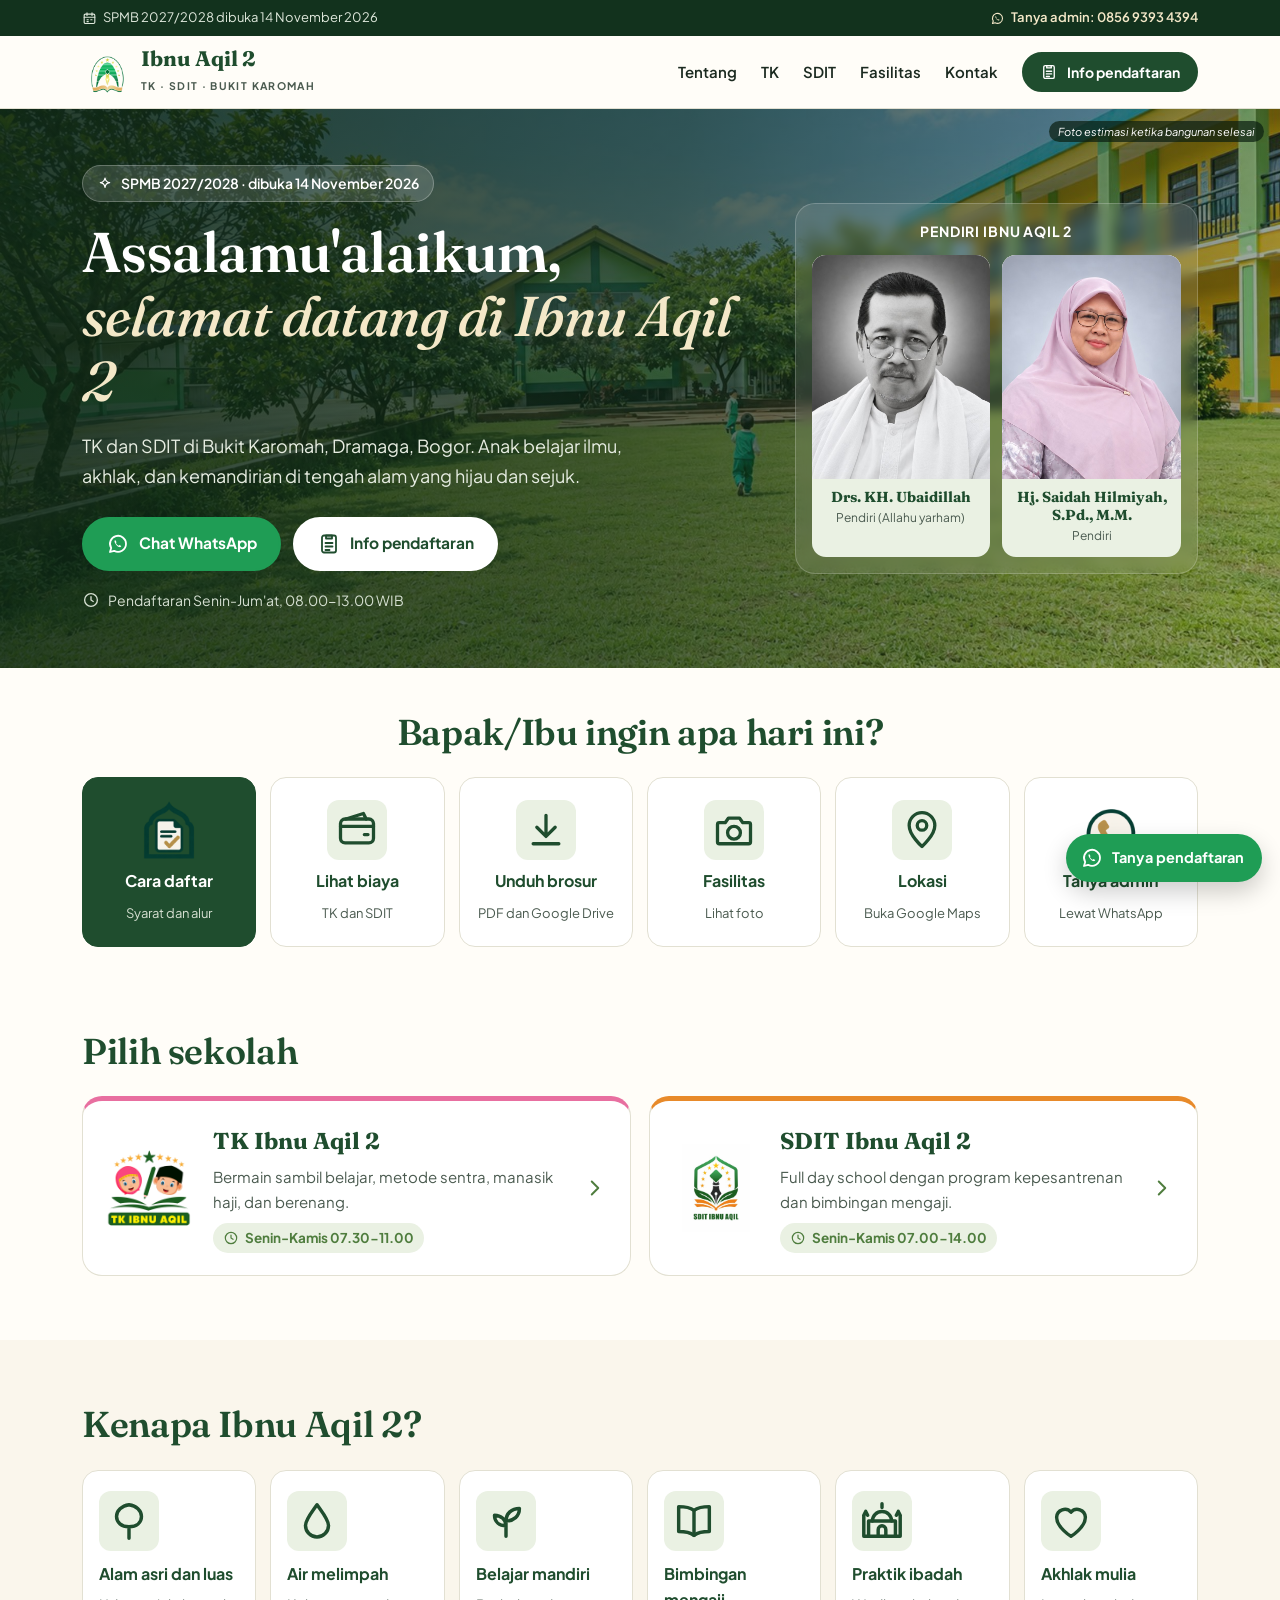
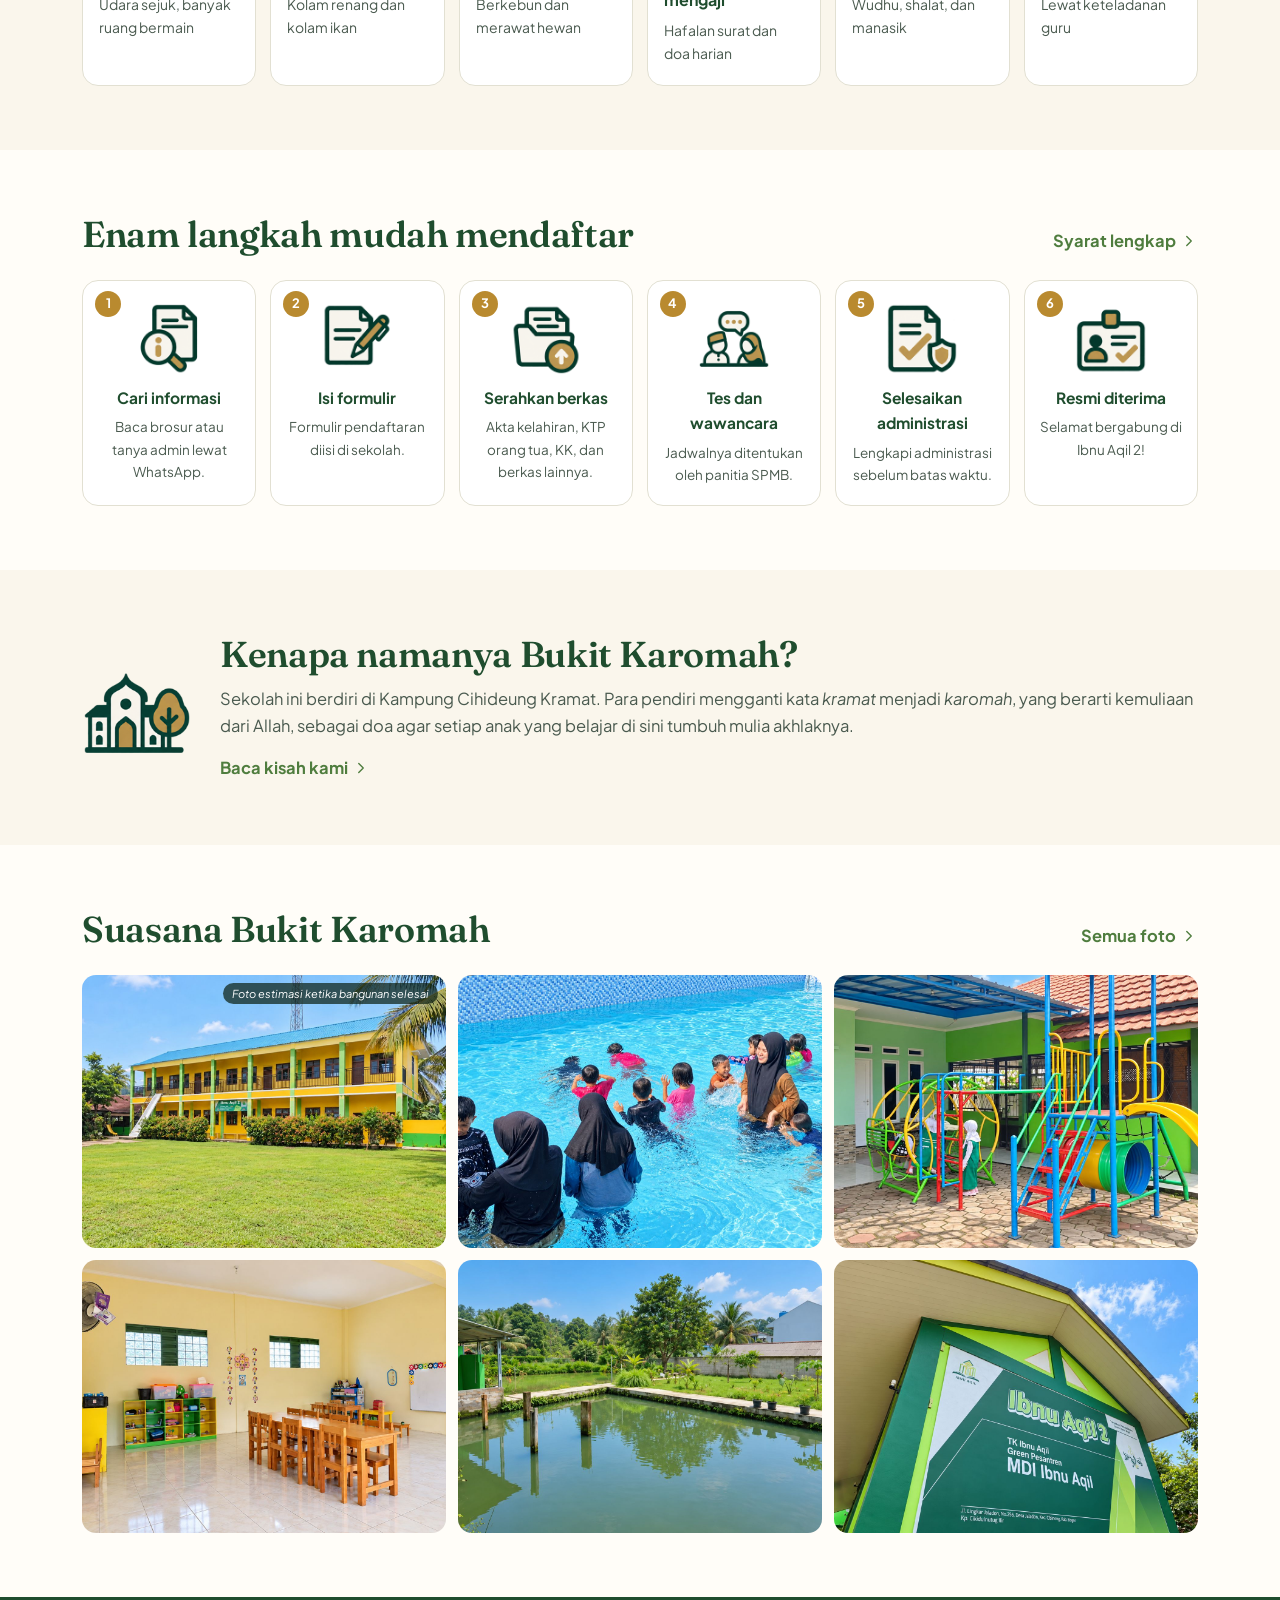
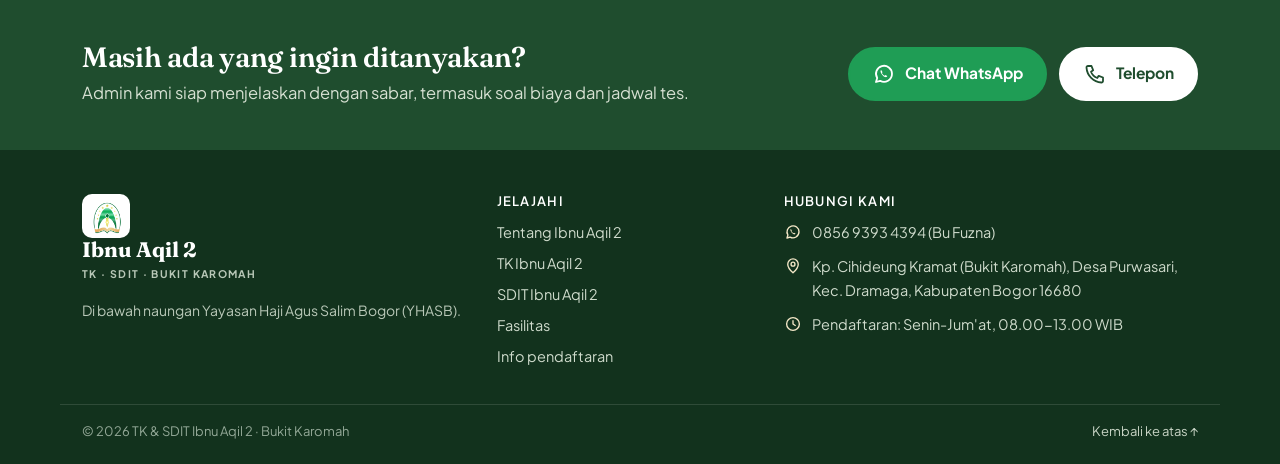
<file: index.html>
<!DOCTYPE html>
<html lang="id">
<head>
<meta charset="utf-8">
<meta name="viewport" content="width=device-width, initial-scale=1">
<title>TK & SDIT Ibnu Aqil 2 · Bukit Karomah, Dramaga, Bogor</title>
<meta name="description" content="TK Ibnu Aqil 2 dan SDIT Ibnu Aqil 2 di Bukit Karomah, Purwasari, Dramaga, Bogor. SPMB 2027/2028 dibuka 14 November 2026.">
<meta name="theme-color" content="#1f4d2e">
<link rel="canonical" href="https://tk-sd.ibnuaqileducationcenter.id/">
<meta property="og:type" content="website">
<meta property="og:url" content="https://tk-sd.ibnuaqileducationcenter.id/">
<meta property="og:title" content="TK & SDIT Ibnu Aqil 2 · Bukit Karomah, Dramaga, Bogor">
<meta property="og:description" content="TK Ibnu Aqil 2 dan SDIT Ibnu Aqil 2 di Bukit Karomah, Purwasari, Dramaga, Bogor. SPMB 2027/2028 dibuka 14 November 2026.">
<meta property="og:image" content="https://tk-sd.ibnuaqileducationcenter.id/assets/foto/04-halaman-sekolah.jpg">
<link rel="icon" type="image/png" href="assets/img/favicon.png">
<link rel="preconnect" href="https://fonts.googleapis.com">
<link rel="preconnect" href="https://fonts.gstatic.com" crossorigin>
<link href="https://fonts.googleapis.com/css2?family=Fraunces:ital,opsz,wght@0,9..144,500;0,9..144,600;1,9..144,500&family=Plus+Jakarta+Sans:wght@400;500;600;700&family=Amiri:wght@400;700&display=swap" rel="stylesheet">
<link rel="stylesheet" href="assets/css/style.css">
<script src="assets/js/main.js" defer></script>
</head>
<body>
<a class="skip-link" href="#utama">Lewati ke konten</a>
<div class="topline"><div class="container"><span><svg class="ic" viewBox="0 0 24 24" width="15" height="15" fill="none" stroke="currentColor" stroke-width="1.8" stroke-linecap="round" stroke-linejoin="round" aria-hidden="true"><rect x="3.5" y="5" width="17" height="15" rx="2"/><path d="M3.5 10h17M8 3v4M16 3v4M8 14h2M14 14h2M8 17h2"/></svg> SPMB 2027/2028 dibuka 14 November 2026</span><a href="https://wa.me/6285693934394?text=Assalamu%27alaikum%2C%20saya%20ingin%20bertanya%20tentang%20pendaftaran%20di%20TK/SDIT%20Ibnu%20Aqil%202." target="_blank" rel="noopener"><svg class="ic" viewBox="0 0 24 24" width="15" height="15" fill="none" stroke="currentColor" stroke-width="1.8" stroke-linecap="round" stroke-linejoin="round" aria-hidden="true"><path d="M20 11.8a8 8 0 0 1-11.9 7L4 20l1.2-4A8 8 0 1 1 20 11.8Z"/><path d="M8.6 8.4c-.6 1.8 1.8 5.6 4.7 6.7 1.1.4 2-.8 2-1.1l-2-1-.7.7c-1.2-.7-2.2-1.6-2.7-2.7l.6-.7-1-2Z" fill="currentColor" stroke="none"/></svg> Tanya admin: 0856 9393 4394</a></div></div>
<header class="site-header">
  <div class="container header-inner">
    <a class="brand" href="index.html" aria-label="Ibnu Aqil 2, beranda">
      <img src="assets/img/logo-yhasb.png" alt="Logo Yayasan Haji Agus Salim Bogor" width="48" height="43">
      <span class="brand-text"><strong>Ibnu Aqil 2</strong><small>TK · SDIT · Bukit Karomah</small></span>
    </a>
    <button class="menu-toggle" aria-expanded="false" aria-controls="nav-utama" aria-label="Buka menu"><span></span><span></span><span></span></button>
    <nav class="primary-nav" id="nav-utama" aria-label="Navigasi utama">
      <a href="tentang.html">Tentang</a><a href="tk.html">TK</a><a href="sdit.html">SDIT</a><a href="fasilitas.html">Fasilitas</a><a href="kontak.html">Kontak</a>
      <a class="btn btn-small" href="pendaftaran.html"><svg class="ic" viewBox="0 0 24 24" width="18" height="18" fill="none" stroke="currentColor" stroke-width="1.8" stroke-linecap="round" stroke-linejoin="round" aria-hidden="true"><rect x="5" y="3.5" width="14" height="17" rx="2"/><path d="M9 3.5h6v3H9zM8.5 11h7M8.5 14.5h7M8.5 18h4"/></svg> Info pendaftaran</a>
    </nav>
  </div>
</header>
<main id="utama">

<section class="hero">
  <img class="hero-bg" src="assets/foto/04-halaman-sekolah.jpg" alt="" width="1600" height="900" fetchpriority="high">
  <span class="photo-note hero-note">Foto estimasi ketika bangunan selesai</span>
  <div class="container hero-inner">
    <div class="hero-copy">
      <p class="pill"><svg class="ic" viewBox="0 0 24 24" width="16" height="16" fill="none" stroke="currentColor" stroke-width="1.8" stroke-linecap="round" stroke-linejoin="round" aria-hidden="true"><path d="M12 3c.6 4.2 2.8 6.4 7 7-4.2.6-6.4 2.8-7 7-.6-4.2-2.8-6.4-7-7 4.2-.6 6.4-2.8 7-7Z"/></svg> SPMB 2027/2028 · dibuka 14 November 2026</p>
      <h1>Assalamu'alaikum,<br><span>selamat datang di Ibnu Aqil 2</span></h1>
      <p class="hero-lead">TK dan SDIT di Bukit Karomah, Dramaga, Bogor. Anak belajar ilmu, akhlak, dan kemandirian di tengah alam yang hijau dan sejuk.</p>
      <div class="hero-actions">
        <a class="btn btn-wa" href="https://wa.me/6285693934394?text=Assalamu%27alaikum%2C%20saya%20ingin%20bertanya%20tentang%20pendaftaran%20di%20TK/SDIT%20Ibnu%20Aqil%202." target="_blank" rel="noopener"><svg class="ic" viewBox="0 0 24 24" width="24" height="24" fill="none" stroke="currentColor" stroke-width="1.8" stroke-linecap="round" stroke-linejoin="round" aria-hidden="true"><path d="M20 11.8a8 8 0 0 1-11.9 7L4 20l1.2-4A8 8 0 1 1 20 11.8Z"/><path d="M8.6 8.4c-.6 1.8 1.8 5.6 4.7 6.7 1.1.4 2-.8 2-1.1l-2-1-.7.7c-1.2-.7-2.2-1.6-2.7-2.7l.6-.7-1-2Z" fill="currentColor" stroke="none"/></svg> Chat WhatsApp</a>
        <a class="btn btn-light" href="pendaftaran.html"><svg class="ic" viewBox="0 0 24 24" width="24" height="24" fill="none" stroke="currentColor" stroke-width="1.8" stroke-linecap="round" stroke-linejoin="round" aria-hidden="true"><rect x="5" y="3.5" width="14" height="17" rx="2"/><path d="M9 3.5h6v3H9zM8.5 11h7M8.5 14.5h7M8.5 18h4"/></svg> Info pendaftaran</a>
      </div>
      <p class="hero-hint"><svg class="ic" viewBox="0 0 24 24" width="18" height="18" fill="none" stroke="currentColor" stroke-width="1.8" stroke-linecap="round" stroke-linejoin="round" aria-hidden="true"><circle cx="12" cy="12" r="8.5"/><path d="M12 7.5V12l3 2"/></svg> Pendaftaran Senin-Jum'at, 08.00-13.00 WIB</p>
    </div>
    <div class="hero-side">
      <p class="hero-side-title">Pendiri Ibnu Aqil 2</p>
      <div class="founders founders-hero">
  <figure class="founder zoom"><img src="assets/foto/pendiri-kh-ubaidillah.jpg" alt="Almarhum Drs. KH. Ubaidillah" width="700" height="875" data-zoom><figcaption><strong>Drs. KH. Ubaidillah</strong><span>Pendiri (Allahu yarham)</span></figcaption></figure>
  <figure class="founder zoom"><img src="assets/foto/pendiri-hj-saidah-hilmiyah.jpg" alt="Hj. Saidah Hilmiyah, S.Pd., M.M." width="700" height="875" data-zoom><figcaption><strong>Hj. Saidah Hilmiyah, S.Pd., M.M.</strong><span>Pendiri</span></figcaption></figure>
</div>
    </div>
  </div>
</section>

<section class="quick">
  <div class="container">
    <h2 class="title">Bapak/Ibu ingin apa hari ini?</h2>
    <div class="quick-grid">
      <a class="tile tile-green" href="pendaftaran.html"><img class="ikon" src="assets/ikon/pendaftaran.png" alt="" width="56" height="56" loading="lazy"><strong>Cara daftar</strong><span>Syarat dan alur</span></a>
      <a class="tile" href="pendaftaran.html#biaya"><svg class="ic" viewBox="0 0 24 24" width="34" height="34" fill="none" stroke="currentColor" stroke-width="1.8" stroke-linecap="round" stroke-linejoin="round" aria-hidden="true"><rect x="3" y="6" width="18" height="13" rx="2.5"/><path d="M3 10h18M16 14.5h2"/><path d="M6 6 15.5 3 17 6"/></svg><strong>Lihat biaya</strong><span>TK dan SDIT</span></a>
      <a class="tile" href="pendaftaran.html#brosur"><svg class="ic" viewBox="0 0 24 24" width="34" height="34" fill="none" stroke="currentColor" stroke-width="1.8" stroke-linecap="round" stroke-linejoin="round" aria-hidden="true"><path d="M12 4v11M7 10.5l5 5 5-5M5 19.5h14"/></svg><strong>Unduh brosur</strong><span>PDF dan Google Drive</span></a>
      <a class="tile" href="fasilitas.html"><svg class="ic" viewBox="0 0 24 24" width="34" height="34" fill="none" stroke="currentColor" stroke-width="1.8" stroke-linecap="round" stroke-linejoin="round" aria-hidden="true"><path d="M4 8h3.2L9 5.5h6L16.8 8H20a1 1 0 0 1 1 1v9.5a1 1 0 0 1-1 1H4a1 1 0 0 1-1-1V9a1 1 0 0 1 1-1Z"/><circle cx="12" cy="13.5" r="3.5"/></svg><strong>Fasilitas</strong><span>Lihat foto</span></a>
      <a class="tile" href="https://share.google/VIJD6dRZKIfdeL0yL" target="_blank" rel="noopener"><svg class="ic" viewBox="0 0 24 24" width="34" height="34" fill="none" stroke="currentColor" stroke-width="1.8" stroke-linecap="round" stroke-linejoin="round" aria-hidden="true"><path d="M12 21s-7-6.2-7-11.5a7 7 0 0 1 14 0C19 14.8 12 21 12 21Z"/><circle cx="12" cy="9.5" r="2.6"/></svg><strong>Lokasi</strong><span>Buka Google Maps</span></a>
      <a class="tile" href="https://wa.me/6285693934394?text=Assalamu%27alaikum%2C%20saya%20ingin%20bertanya%20tentang%20pendaftaran%20di%20TK/SDIT%20Ibnu%20Aqil%202." target="_blank" rel="noopener"><img class="ikon" src="assets/ikon/whatsapp.png" alt="" width="56" height="56" loading="lazy"><strong>Tanya admin</strong><span>Lewat WhatsApp</span></a>
    </div>
  </div>
</section>

<section class="section">
  <div class="container">
    <div class="head"><h2 class="title">Pilih sekolah</h2></div>
    <div class="units">
      <a class="unit unit-tk" href="tk.html">
        <img src="assets/img/logo-tk-ibnu-aqil.png" alt="Logo TK Ibnu Aqil" width="88" height="88">
        <div><strong>TK Ibnu Aqil 2</strong><span>Bermain sambil belajar, metode sentra, manasik haji, dan berenang.</span>
        <em><svg class="ic" viewBox="0 0 24 24" width="16" height="16" fill="none" stroke="currentColor" stroke-width="1.8" stroke-linecap="round" stroke-linejoin="round" aria-hidden="true"><circle cx="12" cy="12" r="8.5"/><path d="M12 7.5V12l3 2"/></svg> Senin-Kamis 07.30-11.00</em></div><svg class="ic unit-arrow" viewBox="0 0 24 24" width="26" height="26" fill="none" stroke="currentColor" stroke-width="1.8" stroke-linecap="round" stroke-linejoin="round" aria-hidden="true"><path d="m9 6 6 6-6 6"/></svg>
      </a>
      <a class="unit unit-sd" href="sdit.html">
        <img src="assets/img/logo-sdit-ibnu-aqil.jpg" alt="Logo SDIT Ibnu Aqil" width="88" height="114">
        <div><strong>SDIT Ibnu Aqil 2</strong><span>Full day school dengan program kepesantrenan dan bimbingan mengaji.</span>
        <em><svg class="ic" viewBox="0 0 24 24" width="16" height="16" fill="none" stroke="currentColor" stroke-width="1.8" stroke-linecap="round" stroke-linejoin="round" aria-hidden="true"><circle cx="12" cy="12" r="8.5"/><path d="M12 7.5V12l3 2"/></svg> Senin-Kamis 07.00-14.00</em></div><svg class="ic unit-arrow" viewBox="0 0 24 24" width="26" height="26" fill="none" stroke="currentColor" stroke-width="1.8" stroke-linecap="round" stroke-linejoin="round" aria-hidden="true"><path d="m9 6 6 6-6 6"/></svg>
      </a>
    </div>
  </div>
</section>

<section class="section section-soft">
  <div class="container">
    <h2 class="title">Kenapa Ibnu Aqil 2?</h2>
    <ul class="reasons">
      <li><svg class="ic" viewBox="0 0 24 24" width="32" height="32" fill="none" stroke="currentColor" stroke-width="1.8" stroke-linecap="round" stroke-linejoin="round" aria-hidden="true"><path d="M12 21v-6M12 15c-4 0-6.5-2.3-6.5-5.3S8.2 4 12 3.5c3.8.5 6.5 3 6.5 6.2S16 15 12 15Z"/></svg><strong>Alam asri dan luas</strong><span>Udara sejuk, banyak ruang bermain</span></li>
      <li><svg class="ic" viewBox="0 0 24 24" width="32" height="32" fill="none" stroke="currentColor" stroke-width="1.8" stroke-linecap="round" stroke-linejoin="round" aria-hidden="true"><path d="M12 3.5c3 4.3 6 7.8 6 10.8a6 6 0 0 1-12 0c0-3 3-6.5 6-10.8Z"/></svg><strong>Air melimpah</strong><span>Kolam renang dan kolam ikan</span></li>
      <li><svg class="ic" viewBox="0 0 24 24" width="32" height="32" fill="none" stroke="currentColor" stroke-width="1.8" stroke-linecap="round" stroke-linejoin="round" aria-hidden="true"><path d="M12 20v-8M12 12c0-4 3-6.5 7-6.5 0 4-3 6.5-7 6.5ZM12 14.5c0-3-2.5-5.5-6-5.5 0 3.5 2.5 5.5 6 5.5Z"/></svg><strong>Belajar mandiri</strong><span>Berkebun dan merawat hewan</span></li>
      <li><svg class="ic" viewBox="0 0 24 24" width="32" height="32" fill="none" stroke="currentColor" stroke-width="1.8" stroke-linecap="round" stroke-linejoin="round" aria-hidden="true"><path d="M12 6.5C10 5 7.5 4.5 4 4.5v13c3.5 0 6 .5 8 2 2-1.5 4.5-2 8-2v-13c-3.5 0-6 .5-8 2Z"/><path d="M12 6.5v13"/></svg><strong>Bimbingan mengaji</strong><span>Hafalan surat dan doa harian</span></li>
      <li><svg class="ic" viewBox="0 0 24 24" width="32" height="32" fill="none" stroke="currentColor" stroke-width="1.8" stroke-linecap="round" stroke-linejoin="round" aria-hidden="true"><path d="M12 3v2M7 12a5 5 0 0 1 10 0"/><path d="M5 12h14v8H5zM10 20v-3.5a2 2 0 0 1 4 0V20M2.5 20V9M21.5 20V9M2.5 9l1-2 1 2M19.5 9l1-2 1 2M2.5 20h19"/></svg><strong>Praktik ibadah</strong><span>Wudhu, shalat, dan manasik</span></li>
      <li><svg class="ic" viewBox="0 0 24 24" width="32" height="32" fill="none" stroke="currentColor" stroke-width="1.8" stroke-linecap="round" stroke-linejoin="round" aria-hidden="true"><path d="M12 20s-7.5-4.6-7.5-10A4.3 4.3 0 0 1 12 7.4 4.3 4.3 0 0 1 19.5 10C19.5 15.4 12 20 12 20Z"/></svg><strong>Akhlak mulia</strong><span>Lewat keteladanan guru</span></li>
    </ul>
  </div>
</section>

<section class="section">
  <div class="container">
    <div class="head"><h2 class="title">Enam langkah mudah mendaftar</h2><a class="more" href="pendaftaran.html">Syarat lengkap <svg class="ic" viewBox="0 0 24 24" width="18" height="18" fill="none" stroke="currentColor" stroke-width="1.8" stroke-linecap="round" stroke-linejoin="round" aria-hidden="true"><path d="m9 6 6 6-6 6"/></svg></a></div>
    <ol class="steps"><li><span class="step-num">1</span><img class="ikon" src="assets/ikon/cari-info.png" alt="" width="72" height="72" loading="lazy"><strong>Cari informasi</strong><span>Baca brosur atau tanya admin lewat WhatsApp.</span></li><li><span class="step-num">2</span><img class="ikon" src="assets/ikon/isi-formulir.png" alt="" width="72" height="72" loading="lazy"><strong>Isi formulir</strong><span>Formulir pendaftaran diisi di sekolah.</span></li><li><span class="step-num">3</span><img class="ikon" src="assets/ikon/serahkan-berkas.png" alt="" width="72" height="72" loading="lazy"><strong>Serahkan berkas</strong><span>Akta kelahiran, KTP orang tua, KK, dan berkas lainnya.</span></li><li><span class="step-num">4</span><img class="ikon" src="assets/ikon/wawancara.png" alt="" width="72" height="72" loading="lazy"><strong>Tes dan wawancara</strong><span>Jadwalnya ditentukan oleh panitia SPMB.</span></li><li><span class="step-num">5</span><img class="ikon" src="assets/ikon/verifikasi.png" alt="" width="72" height="72" loading="lazy"><strong>Selesaikan administrasi</strong><span>Lengkapi administrasi sebelum batas waktu.</span></li><li><span class="step-num">6</span><img class="ikon" src="assets/ikon/diterima.png" alt="" width="72" height="72" loading="lazy"><strong>Resmi diterima</strong><span>Selamat bergabung di Ibnu Aqil 2!</span></li></ol>
  </div>
</section>

<section class="section section-soft karomah-teaser">
  <div class="container teaser-inner">
    <img class="ikon" src="assets/ikon/bukit.png" alt="" width="96" height="96" loading="lazy">
    <div>
      <h2 class="title">Kenapa namanya Bukit Karomah?</h2>
      <p>Sekolah ini berdiri di Kampung Cihideung Kramat. Para pendiri mengganti kata <em>kramat</em> menjadi <em>karomah</em>, yang berarti kemuliaan dari Allah, sebagai doa agar setiap anak yang belajar di sini tumbuh mulia akhlaknya.</p>
      <a class="more" href="tentang.html">Baca kisah kami <svg class="ic" viewBox="0 0 24 24" width="18" height="18" fill="none" stroke="currentColor" stroke-width="1.8" stroke-linecap="round" stroke-linejoin="round" aria-hidden="true"><path d="m9 6 6 6-6 6"/></svg></a>
    </div>
  </div>
</section>

<section class="section">
  <div class="container"><div class="head"><h2 class="title">Suasana Bukit Karomah</h2><a class="more" href="fasilitas.html">Semua foto <svg class="ic" viewBox="0 0 24 24" width="18" height="18" fill="none" stroke="currentColor" stroke-width="1.8" stroke-linecap="round" stroke-linejoin="round" aria-hidden="true"><path d="m9 6 6 6-6 6"/></svg></a></div></div>
  <div class="container"><div class="strip strip-6"><figure class="zoom "><img src="assets/foto/05-gedung-tk-dan-sdit.jpg" alt="Gedung TK dan SDIT" width="1600" height="900" loading="lazy" data-zoom data-est="1"><span class="photo-note">Foto estimasi ketika bangunan selesai</span></figure><figure class="zoom "><img src="assets/foto/12-kolam-berenang.jpg" alt="Kolam berenang" width="1600" height="900" loading="lazy" data-zoom></figure><figure class="zoom "><img src="assets/foto/13-area-bermain-outdoor.jpg" alt="Area bermain outdoor" width="1600" height="900" loading="lazy" data-zoom></figure><figure class="zoom "><img src="assets/foto/07-ruang-kelas.jpg" alt="Ruang kelas" width="1600" height="900" loading="lazy" data-zoom></figure><figure class="zoom "><img src="assets/foto/11-kolam-ikan-dan-perkebunan.jpg" alt="Kolam ikan dan perkebunan" width="1600" height="900" loading="lazy" data-zoom></figure><figure class="zoom "><img src="assets/foto/09-aula-serbaguna.jpg" alt="Aula serbaguna" width="1600" height="900" loading="lazy" data-zoom></figure></div></div>
</section>

<section class="cta-band"><div class="container cta-inner">
<div><h2>Masih ada yang ingin ditanyakan?</h2><p>Admin kami siap menjelaskan dengan sabar, termasuk soal biaya dan jadwal tes.</p></div>
<div class="cta-actions"><a class="btn btn-wa" href="https://wa.me/6285693934394?text=Assalamu%27alaikum%2C%20saya%20ingin%20bertanya%20tentang%20pendaftaran%20di%20TK/SDIT%20Ibnu%20Aqil%202." target="_blank" rel="noopener"><svg class="ic" viewBox="0 0 24 24" width="24" height="24" fill="none" stroke="currentColor" stroke-width="1.8" stroke-linecap="round" stroke-linejoin="round" aria-hidden="true"><path d="M20 11.8a8 8 0 0 1-11.9 7L4 20l1.2-4A8 8 0 1 1 20 11.8Z"/><path d="M8.6 8.4c-.6 1.8 1.8 5.6 4.7 6.7 1.1.4 2-.8 2-1.1l-2-1-.7.7c-1.2-.7-2.2-1.6-2.7-2.7l.6-.7-1-2Z" fill="currentColor" stroke="none"/></svg> Chat WhatsApp</a>
<a class="btn btn-light" href="tel:+6285693934394"><svg class="ic" viewBox="0 0 24 24" width="24" height="24" fill="none" stroke="currentColor" stroke-width="1.8" stroke-linecap="round" stroke-linejoin="round" aria-hidden="true"><path d="M5 4h3.5l1.7 4.3-2.2 1.4a11 11 0 0 0 6.3 6.3l1.4-2.2L20 15.5V19a1.5 1.5 0 0 1-1.6 1.5A16 16 0 0 1 3.5 5.6 1.5 1.5 0 0 1 5 4Z"/></svg> Telepon</a></div></div></section>

</main>
<footer class="site-footer">
  <div class="container footer-main">
    <div class="footer-brand">
      <a class="brand brand-light" href="index.html"><img src="assets/img/logo-yhasb.png" alt="Logo Yayasan Haji Agus Salim Bogor" width="48" height="43"><span class="brand-text"><strong>Ibnu Aqil 2</strong><small>TK · SDIT · Bukit Karomah</small></span></a>
      <p>Di bawah naungan Yayasan Haji Agus Salim Bogor (YHASB).</p>
    </div>
    <div><h2>Jelajahi</h2><a href="tentang.html">Tentang Ibnu Aqil 2</a><a href="tk.html">TK Ibnu Aqil 2</a><a href="sdit.html">SDIT Ibnu Aqil 2</a><a href="fasilitas.html">Fasilitas</a><a href="pendaftaran.html">Info pendaftaran</a></div>
    <div><h2>Hubungi kami</h2>
      <ul class="foot-list">
        <li><svg class="ic" viewBox="0 0 24 24" width="18" height="18" fill="none" stroke="currentColor" stroke-width="1.8" stroke-linecap="round" stroke-linejoin="round" aria-hidden="true"><path d="M20 11.8a8 8 0 0 1-11.9 7L4 20l1.2-4A8 8 0 1 1 20 11.8Z"/><path d="M8.6 8.4c-.6 1.8 1.8 5.6 4.7 6.7 1.1.4 2-.8 2-1.1l-2-1-.7.7c-1.2-.7-2.2-1.6-2.7-2.7l.6-.7-1-2Z" fill="currentColor" stroke="none"/></svg><a href="https://wa.me/6285693934394?text=Assalamu%27alaikum%2C%20saya%20ingin%20bertanya%20tentang%20pendaftaran%20di%20TK/SDIT%20Ibnu%20Aqil%202." target="_blank" rel="noopener">0856 9393 4394 (Bu Fuzna)</a></li>
        <li><svg class="ic" viewBox="0 0 24 24" width="18" height="18" fill="none" stroke="currentColor" stroke-width="1.8" stroke-linecap="round" stroke-linejoin="round" aria-hidden="true"><path d="M12 21s-7-6.2-7-11.5a7 7 0 0 1 14 0C19 14.8 12 21 12 21Z"/><circle cx="12" cy="9.5" r="2.6"/></svg><a href="https://share.google/VIJD6dRZKIfdeL0yL" target="_blank" rel="noopener">Kp. Cihideung Kramat (Bukit Karomah), Desa Purwasari, Kec. Dramaga, Kabupaten Bogor 16680</a></li>
        <li><svg class="ic" viewBox="0 0 24 24" width="18" height="18" fill="none" stroke="currentColor" stroke-width="1.8" stroke-linecap="round" stroke-linejoin="round" aria-hidden="true"><circle cx="12" cy="12" r="8.5"/><path d="M12 7.5V12l3 2"/></svg><span>Pendaftaran: Senin-Jum'at, 08.00-13.00 WIB</span></li>
      </ul>
    </div>
  </div>
  <div class="container footer-bottom"><span>© <span id="tahun">2026</span> TK &amp; SDIT Ibnu Aqil 2 · Bukit Karomah</span><a href="#utama">Kembali ke atas ↑</a></div>
</footer>
<nav class="bottom-nav" aria-label="Menu cepat"><a href="index.html" aria-current="page"><svg class="ic" viewBox="0 0 24 24" width="24" height="24" fill="none" stroke="currentColor" stroke-width="1.8" stroke-linecap="round" stroke-linejoin="round" aria-hidden="true"><path d="m4 11 8-7 8 7"/><path d="M6 9.5V20h4.5v-5.5h3V20H18V9.5"/></svg><span>Beranda</span></a><a href="tentang.html"><svg class="ic" viewBox="0 0 24 24" width="24" height="24" fill="none" stroke="currentColor" stroke-width="1.8" stroke-linecap="round" stroke-linejoin="round" aria-hidden="true"><circle cx="12" cy="12" r="8.5"/><path d="M12 11v5.5"/><circle cx="12" cy="7.8" r=".9" fill="currentColor"/></svg><span>Tentang</span></a><a class="bn-wa" href="https://wa.me/6285693934394?text=Assalamu%27alaikum%2C%20saya%20ingin%20bertanya%20tentang%20pendaftaran%20di%20TK/SDIT%20Ibnu%20Aqil%202." target="_blank" rel="noopener"><svg class="ic" viewBox="0 0 24 24" width="24" height="24" fill="none" stroke="currentColor" stroke-width="1.8" stroke-linecap="round" stroke-linejoin="round" aria-hidden="true"><path d="M20 11.8a8 8 0 0 1-11.9 7L4 20l1.2-4A8 8 0 1 1 20 11.8Z"/><path d="M8.6 8.4c-.6 1.8 1.8 5.6 4.7 6.7 1.1.4 2-.8 2-1.1l-2-1-.7.7c-1.2-.7-2.2-1.6-2.7-2.7l.6-.7-1-2Z" fill="currentColor" stroke="none"/></svg><span>WhatsApp</span></a><a href="pendaftaran.html"><svg class="ic" viewBox="0 0 24 24" width="24" height="24" fill="none" stroke="currentColor" stroke-width="1.8" stroke-linecap="round" stroke-linejoin="round" aria-hidden="true"><rect x="5" y="3.5" width="14" height="17" rx="2"/><path d="M9 3.5h6v3H9zM8.5 11h7M8.5 14.5h7M8.5 18h4"/></svg><span>Daftar</span></a><a href="https://share.google/VIJD6dRZKIfdeL0yL" target="_blank" rel="noopener"><svg class="ic" viewBox="0 0 24 24" width="24" height="24" fill="none" stroke="currentColor" stroke-width="1.8" stroke-linecap="round" stroke-linejoin="round" aria-hidden="true"><path d="M12 21s-7-6.2-7-11.5a7 7 0 0 1 14 0C19 14.8 12 21 12 21Z"/><circle cx="12" cy="9.5" r="2.6"/></svg><span>Lokasi</span></a></nav>
<a class="wa-float" href="https://wa.me/6285693934394?text=Assalamu%27alaikum%2C%20saya%20ingin%20bertanya%20tentang%20pendaftaran%20di%20TK/SDIT%20Ibnu%20Aqil%202." target="_blank" rel="noopener" aria-label="Tanya pendaftaran lewat WhatsApp"><svg class="ic" viewBox="0 0 24 24" width="24" height="24" fill="none" stroke="currentColor" stroke-width="1.8" stroke-linecap="round" stroke-linejoin="round" aria-hidden="true"><path d="M20 11.8a8 8 0 0 1-11.9 7L4 20l1.2-4A8 8 0 1 1 20 11.8Z"/><path d="M8.6 8.4c-.6 1.8 1.8 5.6 4.7 6.7 1.1.4 2-.8 2-1.1l-2-1-.7.7c-1.2-.7-2.2-1.6-2.7-2.7l.6-.7-1-2Z" fill="currentColor" stroke="none"/></svg><span>Tanya pendaftaran</span></a>
</body>
</html>
</file>
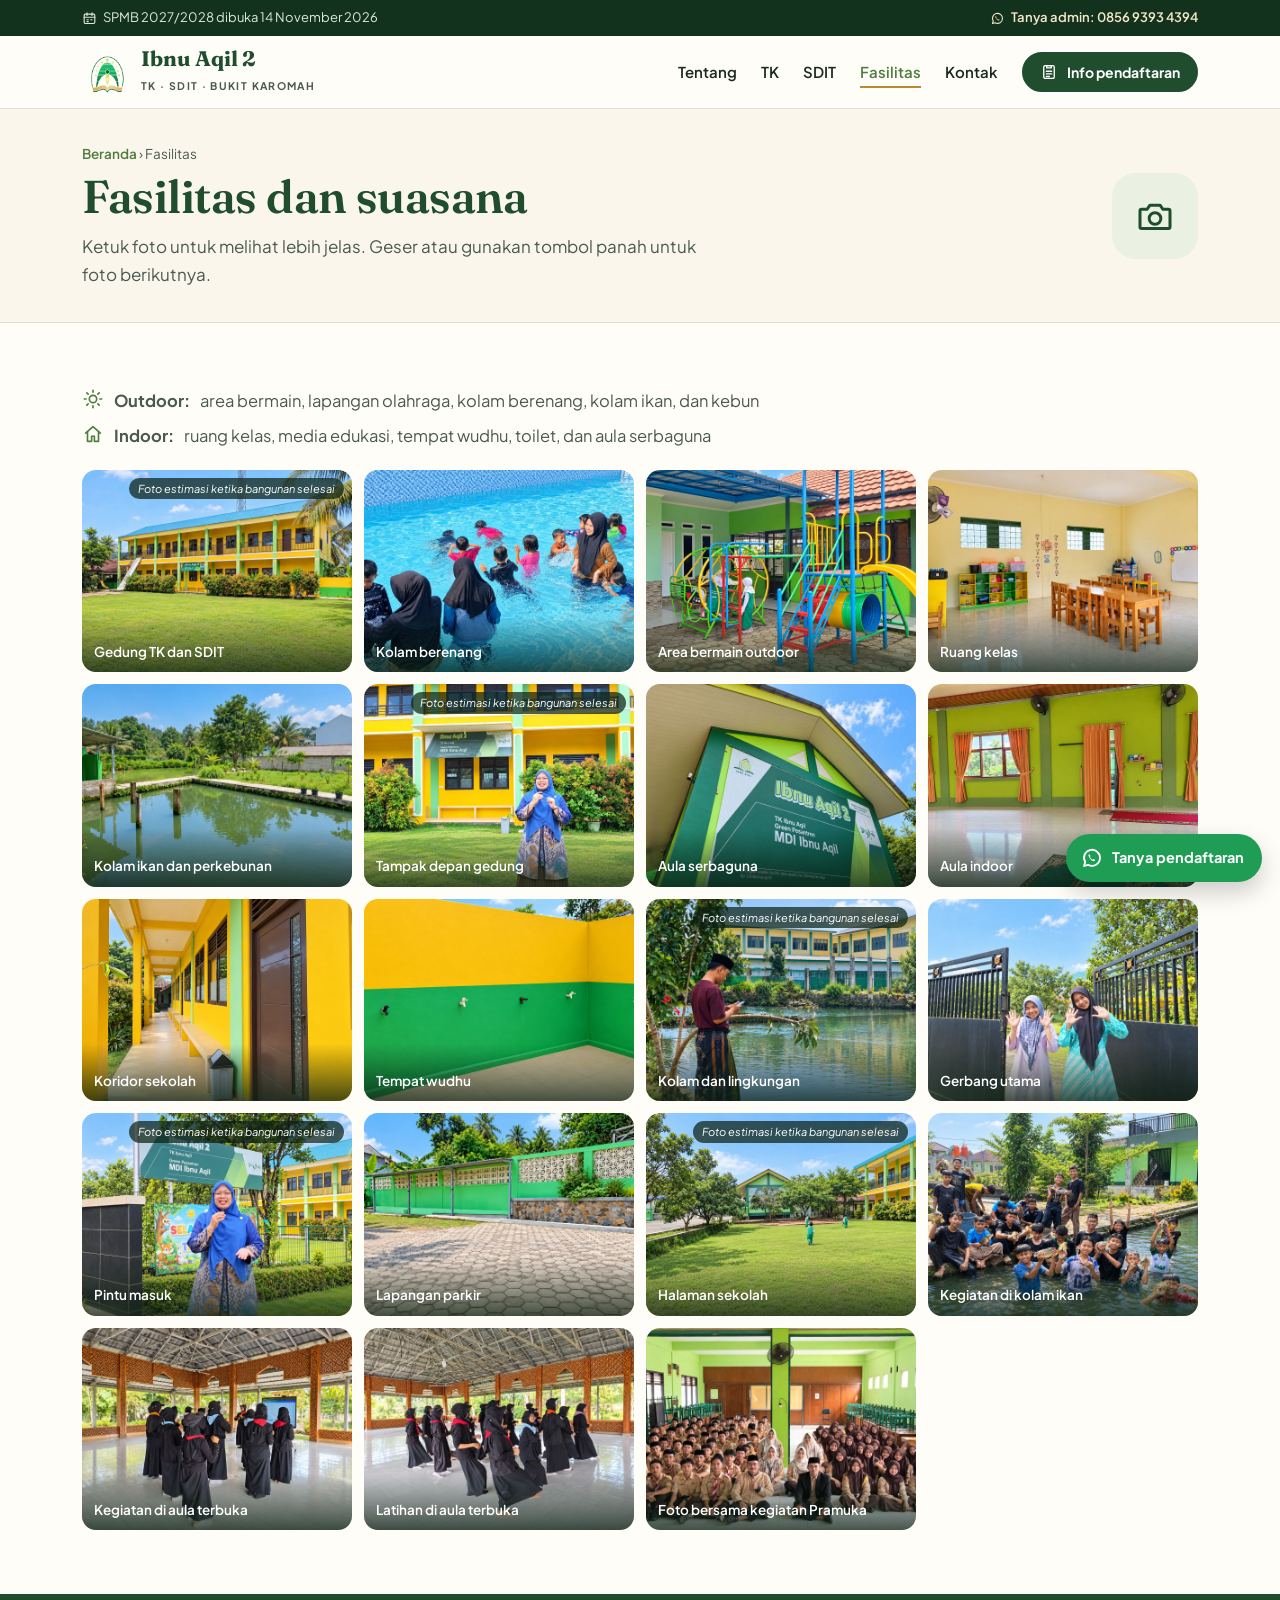
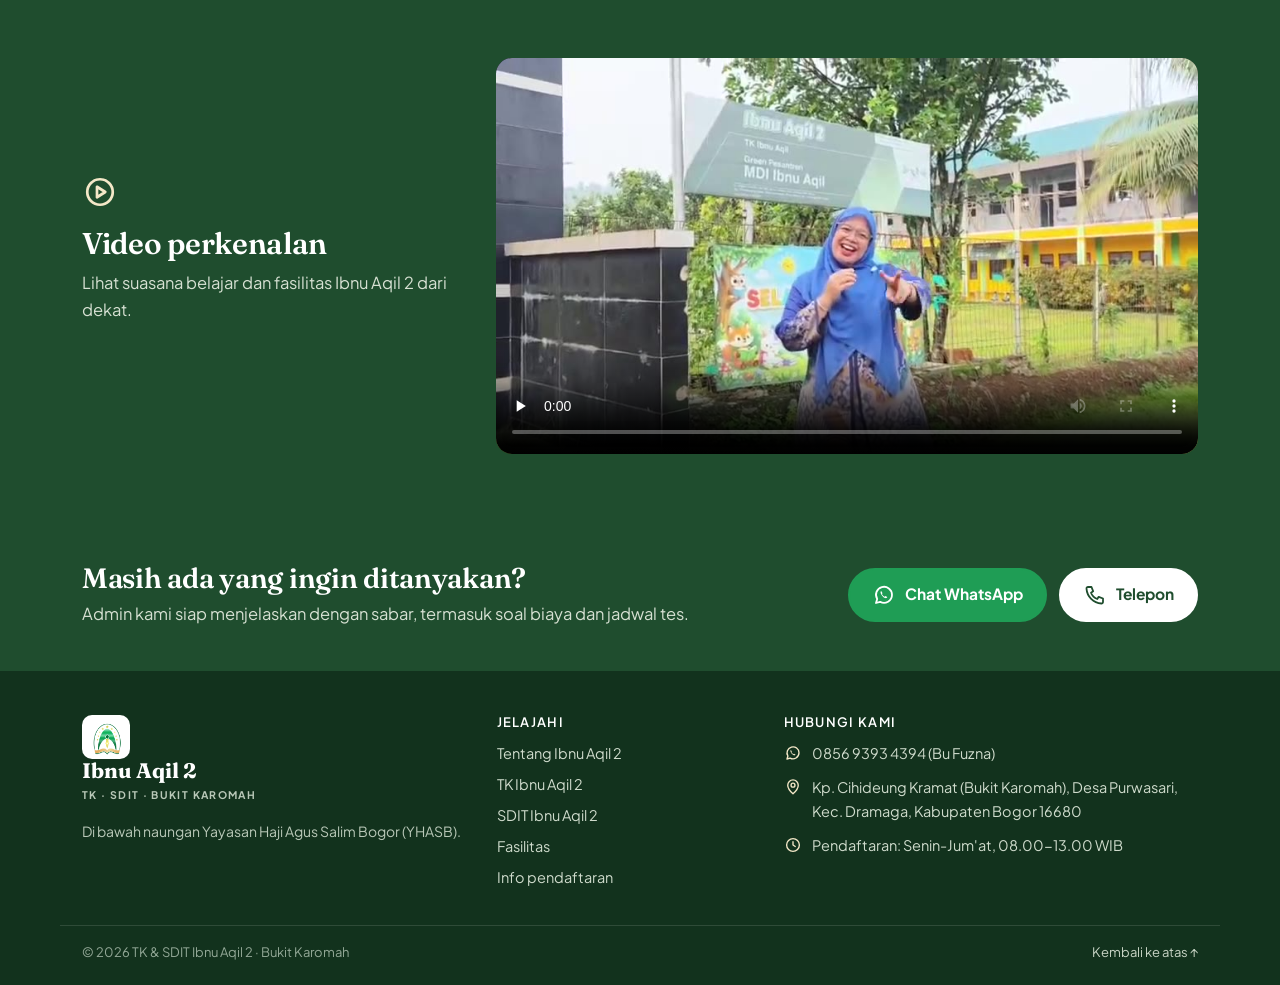
<file: fasilitas.html>
<!DOCTYPE html>
<html lang="id">
<head>
<meta charset="utf-8">
<meta name="viewport" content="width=device-width, initial-scale=1">
<title>Fasilitas TK & SDIT Ibnu Aqil 2</title>
<meta name="description" content="Foto fasilitas TK dan SDIT Ibnu Aqil 2: kolam berenang, area bermain, ruang kelas, aula, kolam ikan, dan kebun.">
<meta name="theme-color" content="#1f4d2e">
<link rel="canonical" href="https://tk-sd.ibnuaqileducationcenter.id/fasilitas.html">
<meta property="og:type" content="website">
<meta property="og:url" content="https://tk-sd.ibnuaqileducationcenter.id/fasilitas.html">
<meta property="og:title" content="Fasilitas TK & SDIT Ibnu Aqil 2">
<meta property="og:description" content="Foto fasilitas TK dan SDIT Ibnu Aqil 2: kolam berenang, area bermain, ruang kelas, aula, kolam ikan, dan kebun.">
<meta property="og:image" content="https://tk-sd.ibnuaqileducationcenter.id/assets/foto/04-halaman-sekolah.jpg">
<link rel="icon" type="image/png" href="assets/img/favicon.png">
<link rel="preconnect" href="https://fonts.googleapis.com">
<link rel="preconnect" href="https://fonts.gstatic.com" crossorigin>
<link href="https://fonts.googleapis.com/css2?family=Fraunces:ital,opsz,wght@0,9..144,500;0,9..144,600;1,9..144,500&family=Plus+Jakarta+Sans:wght@400;500;600;700&family=Amiri:wght@400;700&display=swap" rel="stylesheet">
<link rel="stylesheet" href="assets/css/style.css">
<script src="assets/js/main.js" defer></script>
</head>
<body>
<a class="skip-link" href="#utama">Lewati ke konten</a>
<div class="topline"><div class="container"><span><svg class="ic" viewBox="0 0 24 24" width="15" height="15" fill="none" stroke="currentColor" stroke-width="1.8" stroke-linecap="round" stroke-linejoin="round" aria-hidden="true"><rect x="3.5" y="5" width="17" height="15" rx="2"/><path d="M3.5 10h17M8 3v4M16 3v4M8 14h2M14 14h2M8 17h2"/></svg> SPMB 2027/2028 dibuka 14 November 2026</span><a href="https://wa.me/6285693934394?text=Assalamu%27alaikum%2C%20saya%20ingin%20bertanya%20tentang%20pendaftaran%20di%20TK/SDIT%20Ibnu%20Aqil%202." target="_blank" rel="noopener"><svg class="ic" viewBox="0 0 24 24" width="15" height="15" fill="none" stroke="currentColor" stroke-width="1.8" stroke-linecap="round" stroke-linejoin="round" aria-hidden="true"><path d="M20 11.8a8 8 0 0 1-11.9 7L4 20l1.2-4A8 8 0 1 1 20 11.8Z"/><path d="M8.6 8.4c-.6 1.8 1.8 5.6 4.7 6.7 1.1.4 2-.8 2-1.1l-2-1-.7.7c-1.2-.7-2.2-1.6-2.7-2.7l.6-.7-1-2Z" fill="currentColor" stroke="none"/></svg> Tanya admin: 0856 9393 4394</a></div></div>
<header class="site-header">
  <div class="container header-inner">
    <a class="brand" href="index.html" aria-label="Ibnu Aqil 2, beranda">
      <img src="assets/img/logo-yhasb.png" alt="Logo Yayasan Haji Agus Salim Bogor" width="48" height="43">
      <span class="brand-text"><strong>Ibnu Aqil 2</strong><small>TK · SDIT · Bukit Karomah</small></span>
    </a>
    <button class="menu-toggle" aria-expanded="false" aria-controls="nav-utama" aria-label="Buka menu"><span></span><span></span><span></span></button>
    <nav class="primary-nav" id="nav-utama" aria-label="Navigasi utama">
      <a href="tentang.html">Tentang</a><a href="tk.html">TK</a><a href="sdit.html">SDIT</a><a href="fasilitas.html" aria-current="page">Fasilitas</a><a href="kontak.html">Kontak</a>
      <a class="btn btn-small" href="pendaftaran.html"><svg class="ic" viewBox="0 0 24 24" width="18" height="18" fill="none" stroke="currentColor" stroke-width="1.8" stroke-linecap="round" stroke-linejoin="round" aria-hidden="true"><rect x="5" y="3.5" width="14" height="17" rx="2"/><path d="M9 3.5h6v3H9zM8.5 11h7M8.5 14.5h7M8.5 18h4"/></svg> Info pendaftaran</a>
    </nav>
  </div>
</header>
<main id="utama">
<section class="page-head"><div class="container page-head-inner"><div>
<nav class="crumb" aria-label="Lokasi halaman"><a href="index.html">Beranda</a> <span aria-hidden="true">›</span> <span>Fasilitas</span></nav>
<h1>Fasilitas dan suasana</h1><p>Ketuk foto untuk melihat lebih jelas. Geser atau gunakan tombol panah untuk foto berikutnya.</p></div><span class="ph-ic"><svg class="ic" viewBox="0 0 24 24" width="40" height="40" fill="none" stroke="currentColor" stroke-width="1.8" stroke-linecap="round" stroke-linejoin="round" aria-hidden="true"><path d="M4 8h3.2L9 5.5h6L16.8 8H20a1 1 0 0 1 1 1v9.5a1 1 0 0 1-1 1H4a1 1 0 0 1-1-1V9a1 1 0 0 1 1-1Z"/><circle cx="12" cy="13.5" r="3.5"/></svg></span></div></section>
<section class="section">
  <div class="container">
    <div class="facts">
      <p><svg class="ic" viewBox="0 0 24 24" width="22" height="22" fill="none" stroke="currentColor" stroke-width="1.8" stroke-linecap="round" stroke-linejoin="round" aria-hidden="true"><circle cx="12" cy="12" r="4"/><path d="M12 2.5v2M12 19.5v2M2.5 12h2M19.5 12h2M5.3 5.3l1.4 1.4M17.3 17.3l1.4 1.4M5.3 18.7l1.4-1.4M17.3 6.7l1.4-1.4"/></svg> <b>Outdoor:</b> area bermain, lapangan olahraga, kolam berenang, kolam ikan, dan kebun</p>
      <p><svg class="ic" viewBox="0 0 24 24" width="22" height="22" fill="none" stroke="currentColor" stroke-width="1.8" stroke-linecap="round" stroke-linejoin="round" aria-hidden="true"><path d="m4 11 8-7 8 7"/><path d="M6 9.5V20h4.5v-5.5h3V20H18V9.5"/></svg> <b>Indoor:</b> ruang kelas, media edukasi, tempat wudhu, toilet, dan aula serbaguna</p>
    </div>
    <div class="gallery"><figure class="zoom g-item"><img src="assets/foto/05-gedung-tk-dan-sdit.jpg" alt="Gedung TK dan SDIT" width="1600" height="900" loading="lazy" data-zoom data-est="1"><span class="photo-note">Foto estimasi ketika bangunan selesai</span><figcaption>Gedung TK dan SDIT</figcaption></figure><figure class="zoom g-item"><img src="assets/foto/12-kolam-berenang.jpg" alt="Kolam berenang" width="1600" height="900" loading="lazy" data-zoom><figcaption>Kolam berenang</figcaption></figure><figure class="zoom g-item"><img src="assets/foto/13-area-bermain-outdoor.jpg" alt="Area bermain outdoor" width="1600" height="900" loading="lazy" data-zoom><figcaption>Area bermain outdoor</figcaption></figure><figure class="zoom g-item"><img src="assets/foto/07-ruang-kelas.jpg" alt="Ruang kelas" width="1600" height="900" loading="lazy" data-zoom><figcaption>Ruang kelas</figcaption></figure><figure class="zoom g-item"><img src="assets/foto/11-kolam-ikan-dan-perkebunan.jpg" alt="Kolam ikan dan perkebunan" width="1600" height="900" loading="lazy" data-zoom><figcaption>Kolam ikan dan perkebunan</figcaption></figure><figure class="zoom g-item"><img src="assets/foto/14-tampak-depan-gedung.jpg" alt="Tampak depan gedung" width="1600" height="900" loading="lazy" data-zoom data-est="1"><span class="photo-note">Foto estimasi ketika bangunan selesai</span><figcaption>Tampak depan gedung</figcaption></figure><figure class="zoom g-item"><img src="assets/foto/09-aula-serbaguna.jpg" alt="Aula serbaguna" width="1600" height="900" loading="lazy" data-zoom><figcaption>Aula serbaguna</figcaption></figure><figure class="zoom g-item"><img src="assets/foto/10-aula-indoor.jpg" alt="Aula indoor" width="1600" height="900" loading="lazy" data-zoom><figcaption>Aula indoor</figcaption></figure><figure class="zoom g-item"><img src="assets/foto/06-koridor-sekolah.jpg" alt="Koridor sekolah" width="1600" height="900" loading="lazy" data-zoom><figcaption>Koridor sekolah</figcaption></figure><figure class="zoom g-item"><img src="assets/foto/08-tempat-wudhu.jpg" alt="Tempat wudhu" width="1600" height="900" loading="lazy" data-zoom><figcaption>Tempat wudhu</figcaption></figure><figure class="zoom g-item"><img src="assets/foto/04-kolam-dan-lingkungan.jpg" alt="Kolam dan lingkungan" width="1600" height="900" loading="lazy" data-zoom data-est="1"><span class="photo-note">Foto estimasi ketika bangunan selesai</span><figcaption>Kolam dan lingkungan</figcaption></figure><figure class="zoom g-item"><img src="assets/foto/02-gerbang-utama.jpg" alt="Gerbang utama" width="1600" height="900" loading="lazy" data-zoom><figcaption>Gerbang utama</figcaption></figure><figure class="zoom g-item"><img src="assets/foto/01-pintu-masuk.jpg" alt="Pintu masuk" width="1600" height="900" loading="lazy" data-zoom data-est="1"><span class="photo-note">Foto estimasi ketika bangunan selesai</span><figcaption>Pintu masuk</figcaption></figure><figure class="zoom g-item"><img src="assets/foto/03-lapangan-parkir.jpg" alt="Lapangan parkir" width="1600" height="900" loading="lazy" data-zoom><figcaption>Lapangan parkir</figcaption></figure><figure class="zoom g-item"><img src="assets/foto/04-halaman-sekolah.jpg" alt="Halaman sekolah" width="1600" height="900" loading="lazy" data-zoom data-est="1"><span class="photo-note">Foto estimasi ketika bangunan selesai</span><figcaption>Halaman sekolah</figcaption></figure><figure class="zoom g-item"><img src="assets/foto/05-kegiatan-kolam-ikan.jpg" alt="Kegiatan di kolam ikan" width="1600" height="900" loading="lazy" data-zoom><figcaption>Kegiatan di kolam ikan</figcaption></figure><figure class="zoom g-item"><img src="assets/foto/01-kegiatan-aula.jpg" alt="Kegiatan di aula terbuka" width="1600" height="900" loading="lazy" data-zoom><figcaption>Kegiatan di aula terbuka</figcaption></figure><figure class="zoom g-item"><img src="assets/foto/02-kegiatan-aula.jpg" alt="Latihan di aula terbuka" width="1600" height="900" loading="lazy" data-zoom><figcaption>Latihan di aula terbuka</figcaption></figure><figure class="zoom g-item"><img src="assets/foto/03-foto-bersama-pramuka.jpg" alt="Foto bersama kegiatan Pramuka" width="1600" height="900" loading="lazy" data-zoom><figcaption>Foto bersama kegiatan Pramuka</figcaption></figure></div>
  </div>
</section>
<section class="section video-section">
  <div class="container video-inner">
    <div><svg class="ic" viewBox="0 0 24 24" width="36" height="36" fill="none" stroke="currentColor" stroke-width="1.8" stroke-linecap="round" stroke-linejoin="round" aria-hidden="true"><circle cx="12" cy="12" r="8.5"/><path d="m10 8.5 5.5 3.5-5.5 3.5Z"/></svg><h2>Video perkenalan</h2><p>Lihat suasana belajar dan fasilitas Ibnu Aqil 2 dari dekat.</p></div>
    <video controls preload="none" playsinline poster="assets/video/perkenalan-poster.jpg"><source src="assets/video/perkenalan-ibnu-aqil-2.mp4" type="video/mp4"></video>
  </div>
</section>
<section class="cta-band"><div class="container cta-inner">
<div><h2>Masih ada yang ingin ditanyakan?</h2><p>Admin kami siap menjelaskan dengan sabar, termasuk soal biaya dan jadwal tes.</p></div>
<div class="cta-actions"><a class="btn btn-wa" href="https://wa.me/6285693934394?text=Assalamu%27alaikum%2C%20saya%20ingin%20bertanya%20tentang%20pendaftaran%20di%20TK/SDIT%20Ibnu%20Aqil%202." target="_blank" rel="noopener"><svg class="ic" viewBox="0 0 24 24" width="24" height="24" fill="none" stroke="currentColor" stroke-width="1.8" stroke-linecap="round" stroke-linejoin="round" aria-hidden="true"><path d="M20 11.8a8 8 0 0 1-11.9 7L4 20l1.2-4A8 8 0 1 1 20 11.8Z"/><path d="M8.6 8.4c-.6 1.8 1.8 5.6 4.7 6.7 1.1.4 2-.8 2-1.1l-2-1-.7.7c-1.2-.7-2.2-1.6-2.7-2.7l.6-.7-1-2Z" fill="currentColor" stroke="none"/></svg> Chat WhatsApp</a>
<a class="btn btn-light" href="tel:+6285693934394"><svg class="ic" viewBox="0 0 24 24" width="24" height="24" fill="none" stroke="currentColor" stroke-width="1.8" stroke-linecap="round" stroke-linejoin="round" aria-hidden="true"><path d="M5 4h3.5l1.7 4.3-2.2 1.4a11 11 0 0 0 6.3 6.3l1.4-2.2L20 15.5V19a1.5 1.5 0 0 1-1.6 1.5A16 16 0 0 1 3.5 5.6 1.5 1.5 0 0 1 5 4Z"/></svg> Telepon</a></div></div></section>
</main>
<footer class="site-footer">
  <div class="container footer-main">
    <div class="footer-brand">
      <a class="brand brand-light" href="index.html"><img src="assets/img/logo-yhasb.png" alt="Logo Yayasan Haji Agus Salim Bogor" width="48" height="43"><span class="brand-text"><strong>Ibnu Aqil 2</strong><small>TK · SDIT · Bukit Karomah</small></span></a>
      <p>Di bawah naungan Yayasan Haji Agus Salim Bogor (YHASB).</p>
    </div>
    <div><h2>Jelajahi</h2><a href="tentang.html">Tentang Ibnu Aqil 2</a><a href="tk.html">TK Ibnu Aqil 2</a><a href="sdit.html">SDIT Ibnu Aqil 2</a><a href="fasilitas.html">Fasilitas</a><a href="pendaftaran.html">Info pendaftaran</a></div>
    <div><h2>Hubungi kami</h2>
      <ul class="foot-list">
        <li><svg class="ic" viewBox="0 0 24 24" width="18" height="18" fill="none" stroke="currentColor" stroke-width="1.8" stroke-linecap="round" stroke-linejoin="round" aria-hidden="true"><path d="M20 11.8a8 8 0 0 1-11.9 7L4 20l1.2-4A8 8 0 1 1 20 11.8Z"/><path d="M8.6 8.4c-.6 1.8 1.8 5.6 4.7 6.7 1.1.4 2-.8 2-1.1l-2-1-.7.7c-1.2-.7-2.2-1.6-2.7-2.7l.6-.7-1-2Z" fill="currentColor" stroke="none"/></svg><a href="https://wa.me/6285693934394?text=Assalamu%27alaikum%2C%20saya%20ingin%20bertanya%20tentang%20pendaftaran%20di%20TK/SDIT%20Ibnu%20Aqil%202." target="_blank" rel="noopener">0856 9393 4394 (Bu Fuzna)</a></li>
        <li><svg class="ic" viewBox="0 0 24 24" width="18" height="18" fill="none" stroke="currentColor" stroke-width="1.8" stroke-linecap="round" stroke-linejoin="round" aria-hidden="true"><path d="M12 21s-7-6.2-7-11.5a7 7 0 0 1 14 0C19 14.8 12 21 12 21Z"/><circle cx="12" cy="9.5" r="2.6"/></svg><a href="https://share.google/VIJD6dRZKIfdeL0yL" target="_blank" rel="noopener">Kp. Cihideung Kramat (Bukit Karomah), Desa Purwasari, Kec. Dramaga, Kabupaten Bogor 16680</a></li>
        <li><svg class="ic" viewBox="0 0 24 24" width="18" height="18" fill="none" stroke="currentColor" stroke-width="1.8" stroke-linecap="round" stroke-linejoin="round" aria-hidden="true"><circle cx="12" cy="12" r="8.5"/><path d="M12 7.5V12l3 2"/></svg><span>Pendaftaran: Senin-Jum'at, 08.00-13.00 WIB</span></li>
      </ul>
    </div>
  </div>
  <div class="container footer-bottom"><span>© <span id="tahun">2026</span> TK &amp; SDIT Ibnu Aqil 2 · Bukit Karomah</span><a href="#utama">Kembali ke atas ↑</a></div>
</footer>
<nav class="bottom-nav" aria-label="Menu cepat"><a href="index.html"><svg class="ic" viewBox="0 0 24 24" width="24" height="24" fill="none" stroke="currentColor" stroke-width="1.8" stroke-linecap="round" stroke-linejoin="round" aria-hidden="true"><path d="m4 11 8-7 8 7"/><path d="M6 9.5V20h4.5v-5.5h3V20H18V9.5"/></svg><span>Beranda</span></a><a href="tentang.html"><svg class="ic" viewBox="0 0 24 24" width="24" height="24" fill="none" stroke="currentColor" stroke-width="1.8" stroke-linecap="round" stroke-linejoin="round" aria-hidden="true"><circle cx="12" cy="12" r="8.5"/><path d="M12 11v5.5"/><circle cx="12" cy="7.8" r=".9" fill="currentColor"/></svg><span>Tentang</span></a><a class="bn-wa" href="https://wa.me/6285693934394?text=Assalamu%27alaikum%2C%20saya%20ingin%20bertanya%20tentang%20pendaftaran%20di%20TK/SDIT%20Ibnu%20Aqil%202." target="_blank" rel="noopener"><svg class="ic" viewBox="0 0 24 24" width="24" height="24" fill="none" stroke="currentColor" stroke-width="1.8" stroke-linecap="round" stroke-linejoin="round" aria-hidden="true"><path d="M20 11.8a8 8 0 0 1-11.9 7L4 20l1.2-4A8 8 0 1 1 20 11.8Z"/><path d="M8.6 8.4c-.6 1.8 1.8 5.6 4.7 6.7 1.1.4 2-.8 2-1.1l-2-1-.7.7c-1.2-.7-2.2-1.6-2.7-2.7l.6-.7-1-2Z" fill="currentColor" stroke="none"/></svg><span>WhatsApp</span></a><a href="pendaftaran.html"><svg class="ic" viewBox="0 0 24 24" width="24" height="24" fill="none" stroke="currentColor" stroke-width="1.8" stroke-linecap="round" stroke-linejoin="round" aria-hidden="true"><rect x="5" y="3.5" width="14" height="17" rx="2"/><path d="M9 3.5h6v3H9zM8.5 11h7M8.5 14.5h7M8.5 18h4"/></svg><span>Daftar</span></a><a href="https://share.google/VIJD6dRZKIfdeL0yL" target="_blank" rel="noopener"><svg class="ic" viewBox="0 0 24 24" width="24" height="24" fill="none" stroke="currentColor" stroke-width="1.8" stroke-linecap="round" stroke-linejoin="round" aria-hidden="true"><path d="M12 21s-7-6.2-7-11.5a7 7 0 0 1 14 0C19 14.8 12 21 12 21Z"/><circle cx="12" cy="9.5" r="2.6"/></svg><span>Lokasi</span></a></nav>
<a class="wa-float" href="https://wa.me/6285693934394?text=Assalamu%27alaikum%2C%20saya%20ingin%20bertanya%20tentang%20pendaftaran%20di%20TK/SDIT%20Ibnu%20Aqil%202." target="_blank" rel="noopener" aria-label="Tanya pendaftaran lewat WhatsApp"><svg class="ic" viewBox="0 0 24 24" width="24" height="24" fill="none" stroke="currentColor" stroke-width="1.8" stroke-linecap="round" stroke-linejoin="round" aria-hidden="true"><path d="M20 11.8a8 8 0 0 1-11.9 7L4 20l1.2-4A8 8 0 1 1 20 11.8Z"/><path d="M8.6 8.4c-.6 1.8 1.8 5.6 4.7 6.7 1.1.4 2-.8 2-1.1l-2-1-.7.7c-1.2-.7-2.2-1.6-2.7-2.7l.6-.7-1-2Z" fill="currentColor" stroke="none"/></svg><span>Tanya pendaftaran</span></a>
</body>
</html>
</file>
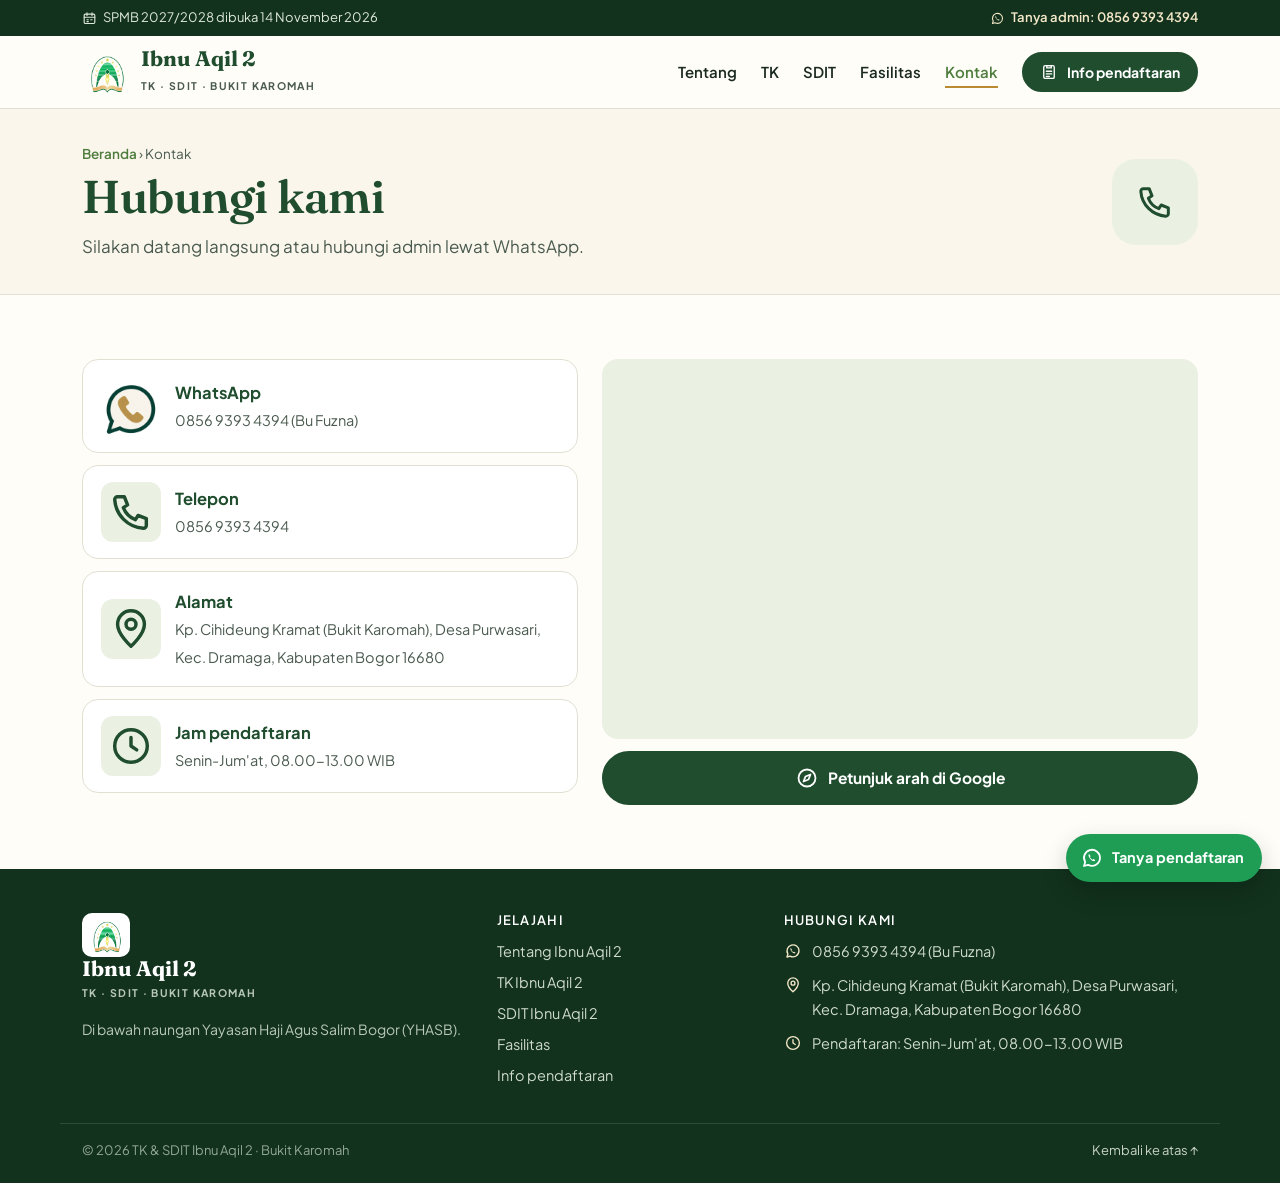
<file: kontak.html>
<!DOCTYPE html>
<html lang="id">
<head>
<meta charset="utf-8">
<meta name="viewport" content="width=device-width, initial-scale=1">
<title>Kontak TK & SDIT Ibnu Aqil 2</title>
<meta name="description" content="WhatsApp, telepon, alamat, dan peta lokasi TK dan SDIT Ibnu Aqil 2 di Bukit Karomah, Dramaga, Bogor.">
<meta name="theme-color" content="#1f4d2e">
<link rel="canonical" href="https://tk-sd.ibnuaqileducationcenter.id/kontak.html">
<meta property="og:type" content="website">
<meta property="og:url" content="https://tk-sd.ibnuaqileducationcenter.id/kontak.html">
<meta property="og:title" content="Kontak TK & SDIT Ibnu Aqil 2">
<meta property="og:description" content="WhatsApp, telepon, alamat, dan peta lokasi TK dan SDIT Ibnu Aqil 2 di Bukit Karomah, Dramaga, Bogor.">
<meta property="og:image" content="https://tk-sd.ibnuaqileducationcenter.id/assets/foto/04-halaman-sekolah.jpg">
<link rel="icon" type="image/png" href="assets/img/favicon.png">
<link rel="preconnect" href="https://fonts.googleapis.com">
<link rel="preconnect" href="https://fonts.gstatic.com" crossorigin>
<link href="https://fonts.googleapis.com/css2?family=Fraunces:ital,opsz,wght@0,9..144,500;0,9..144,600;1,9..144,500&family=Plus+Jakarta+Sans:wght@400;500;600;700&family=Amiri:wght@400;700&display=swap" rel="stylesheet">
<link rel="stylesheet" href="assets/css/style.css">
<script src="assets/js/main.js" defer></script>
</head>
<body>
<a class="skip-link" href="#utama">Lewati ke konten</a>
<div class="topline"><div class="container"><span><svg class="ic" viewBox="0 0 24 24" width="15" height="15" fill="none" stroke="currentColor" stroke-width="1.8" stroke-linecap="round" stroke-linejoin="round" aria-hidden="true"><rect x="3.5" y="5" width="17" height="15" rx="2"/><path d="M3.5 10h17M8 3v4M16 3v4M8 14h2M14 14h2M8 17h2"/></svg> SPMB 2027/2028 dibuka 14 November 2026</span><a href="https://wa.me/6285693934394?text=Assalamu%27alaikum%2C%20saya%20ingin%20bertanya%20tentang%20pendaftaran%20di%20TK/SDIT%20Ibnu%20Aqil%202." target="_blank" rel="noopener"><svg class="ic" viewBox="0 0 24 24" width="15" height="15" fill="none" stroke="currentColor" stroke-width="1.8" stroke-linecap="round" stroke-linejoin="round" aria-hidden="true"><path d="M20 11.8a8 8 0 0 1-11.9 7L4 20l1.2-4A8 8 0 1 1 20 11.8Z"/><path d="M8.6 8.4c-.6 1.8 1.8 5.6 4.7 6.7 1.1.4 2-.8 2-1.1l-2-1-.7.7c-1.2-.7-2.2-1.6-2.7-2.7l.6-.7-1-2Z" fill="currentColor" stroke="none"/></svg> Tanya admin: 0856 9393 4394</a></div></div>
<header class="site-header">
  <div class="container header-inner">
    <a class="brand" href="index.html" aria-label="Ibnu Aqil 2, beranda">
      <img src="assets/img/logo-yhasb.png" alt="Logo Yayasan Haji Agus Salim Bogor" width="48" height="43">
      <span class="brand-text"><strong>Ibnu Aqil 2</strong><small>TK · SDIT · Bukit Karomah</small></span>
    </a>
    <button class="menu-toggle" aria-expanded="false" aria-controls="nav-utama" aria-label="Buka menu"><span></span><span></span><span></span></button>
    <nav class="primary-nav" id="nav-utama" aria-label="Navigasi utama">
      <a href="tentang.html">Tentang</a><a href="tk.html">TK</a><a href="sdit.html">SDIT</a><a href="fasilitas.html">Fasilitas</a><a href="kontak.html" aria-current="page">Kontak</a>
      <a class="btn btn-small" href="pendaftaran.html"><svg class="ic" viewBox="0 0 24 24" width="18" height="18" fill="none" stroke="currentColor" stroke-width="1.8" stroke-linecap="round" stroke-linejoin="round" aria-hidden="true"><rect x="5" y="3.5" width="14" height="17" rx="2"/><path d="M9 3.5h6v3H9zM8.5 11h7M8.5 14.5h7M8.5 18h4"/></svg> Info pendaftaran</a>
    </nav>
  </div>
</header>
<main id="utama">
<section class="page-head"><div class="container page-head-inner"><div>
<nav class="crumb" aria-label="Lokasi halaman"><a href="index.html">Beranda</a> <span aria-hidden="true">›</span> <span>Kontak</span></nav>
<h1>Hubungi kami</h1><p>Silakan datang langsung atau hubungi admin lewat WhatsApp.</p></div><span class="ph-ic"><svg class="ic" viewBox="0 0 24 24" width="40" height="40" fill="none" stroke="currentColor" stroke-width="1.8" stroke-linecap="round" stroke-linejoin="round" aria-hidden="true"><path d="M5 4h3.5l1.7 4.3-2.2 1.4a11 11 0 0 0 6.3 6.3l1.4-2.2L20 15.5V19a1.5 1.5 0 0 1-1.6 1.5A16 16 0 0 1 3.5 5.6 1.5 1.5 0 0 1 5 4Z"/></svg></span></div></section>
<section class="section">
  <div class="container contact-grid">
    <div class="contact-cards">
      <a class="contact-card" href="https://wa.me/6285693934394?text=Assalamu%27alaikum%2C%20saya%20ingin%20bertanya%20tentang%20pendaftaran%20di%20TK/SDIT%20Ibnu%20Aqil%202." target="_blank" rel="noopener"><img class="ikon" src="assets/ikon/whatsapp.png" alt="" width="52" height="52" loading="lazy"><div><strong>WhatsApp</strong><span>0856 9393 4394 (Bu Fuzna)</span></div></a>
      <a class="contact-card" href="tel:+6285693934394"><svg class="ic" viewBox="0 0 24 24" width="32" height="32" fill="none" stroke="currentColor" stroke-width="1.8" stroke-linecap="round" stroke-linejoin="round" aria-hidden="true"><path d="M5 4h3.5l1.7 4.3-2.2 1.4a11 11 0 0 0 6.3 6.3l1.4-2.2L20 15.5V19a1.5 1.5 0 0 1-1.6 1.5A16 16 0 0 1 3.5 5.6 1.5 1.5 0 0 1 5 4Z"/></svg><div><strong>Telepon</strong><span>0856 9393 4394</span></div></a>
      <a class="contact-card" href="https://share.google/VIJD6dRZKIfdeL0yL" target="_blank" rel="noopener"><svg class="ic" viewBox="0 0 24 24" width="32" height="32" fill="none" stroke="currentColor" stroke-width="1.8" stroke-linecap="round" stroke-linejoin="round" aria-hidden="true"><path d="M12 21s-7-6.2-7-11.5a7 7 0 0 1 14 0C19 14.8 12 21 12 21Z"/><circle cx="12" cy="9.5" r="2.6"/></svg><div><strong>Alamat</strong><span>Kp. Cihideung Kramat (Bukit Karomah), Desa Purwasari, Kec. Dramaga, Kabupaten Bogor 16680</span></div></a>
      <div class="contact-card"><svg class="ic" viewBox="0 0 24 24" width="32" height="32" fill="none" stroke="currentColor" stroke-width="1.8" stroke-linecap="round" stroke-linejoin="round" aria-hidden="true"><circle cx="12" cy="12" r="8.5"/><path d="M12 7.5V12l3 2"/></svg><div><strong>Jam pendaftaran</strong><span>Senin-Jum'at, 08.00-13.00 WIB</span></div></div>
    </div>
    <div class="map">
      <iframe title="Peta lokasi Bukit Karomah" src="https://www.google.com/maps?q=Bukit%20Karomah%2C%20Purwasari%2C%20Dramaga%2C%20Bogor&output=embed" loading="lazy" referrerpolicy="no-referrer-when-downgrade" allowfullscreen></iframe>
      <a class="btn" href="https://share.google/VIJD6dRZKIfdeL0yL" target="_blank" rel="noopener"><svg class="ic" viewBox="0 0 24 24" width="24" height="24" fill="none" stroke="currentColor" stroke-width="1.8" stroke-linecap="round" stroke-linejoin="round" aria-hidden="true"><circle cx="12" cy="12" r="8.5"/><path d="m15.5 8.5-2 5-5 2 2-5Z"/></svg> Petunjuk arah di Google</a>
    </div>
  </div>
</section>

</main>
<footer class="site-footer">
  <div class="container footer-main">
    <div class="footer-brand">
      <a class="brand brand-light" href="index.html"><img src="assets/img/logo-yhasb.png" alt="Logo Yayasan Haji Agus Salim Bogor" width="48" height="43"><span class="brand-text"><strong>Ibnu Aqil 2</strong><small>TK · SDIT · Bukit Karomah</small></span></a>
      <p>Di bawah naungan Yayasan Haji Agus Salim Bogor (YHASB).</p>
    </div>
    <div><h2>Jelajahi</h2><a href="tentang.html">Tentang Ibnu Aqil 2</a><a href="tk.html">TK Ibnu Aqil 2</a><a href="sdit.html">SDIT Ibnu Aqil 2</a><a href="fasilitas.html">Fasilitas</a><a href="pendaftaran.html">Info pendaftaran</a></div>
    <div><h2>Hubungi kami</h2>
      <ul class="foot-list">
        <li><svg class="ic" viewBox="0 0 24 24" width="18" height="18" fill="none" stroke="currentColor" stroke-width="1.8" stroke-linecap="round" stroke-linejoin="round" aria-hidden="true"><path d="M20 11.8a8 8 0 0 1-11.9 7L4 20l1.2-4A8 8 0 1 1 20 11.8Z"/><path d="M8.6 8.4c-.6 1.8 1.8 5.6 4.7 6.7 1.1.4 2-.8 2-1.1l-2-1-.7.7c-1.2-.7-2.2-1.6-2.7-2.7l.6-.7-1-2Z" fill="currentColor" stroke="none"/></svg><a href="https://wa.me/6285693934394?text=Assalamu%27alaikum%2C%20saya%20ingin%20bertanya%20tentang%20pendaftaran%20di%20TK/SDIT%20Ibnu%20Aqil%202." target="_blank" rel="noopener">0856 9393 4394 (Bu Fuzna)</a></li>
        <li><svg class="ic" viewBox="0 0 24 24" width="18" height="18" fill="none" stroke="currentColor" stroke-width="1.8" stroke-linecap="round" stroke-linejoin="round" aria-hidden="true"><path d="M12 21s-7-6.2-7-11.5a7 7 0 0 1 14 0C19 14.8 12 21 12 21Z"/><circle cx="12" cy="9.5" r="2.6"/></svg><a href="https://share.google/VIJD6dRZKIfdeL0yL" target="_blank" rel="noopener">Kp. Cihideung Kramat (Bukit Karomah), Desa Purwasari, Kec. Dramaga, Kabupaten Bogor 16680</a></li>
        <li><svg class="ic" viewBox="0 0 24 24" width="18" height="18" fill="none" stroke="currentColor" stroke-width="1.8" stroke-linecap="round" stroke-linejoin="round" aria-hidden="true"><circle cx="12" cy="12" r="8.5"/><path d="M12 7.5V12l3 2"/></svg><span>Pendaftaran: Senin-Jum'at, 08.00-13.00 WIB</span></li>
      </ul>
    </div>
  </div>
  <div class="container footer-bottom"><span>© <span id="tahun">2026</span> TK &amp; SDIT Ibnu Aqil 2 · Bukit Karomah</span><a href="#utama">Kembali ke atas ↑</a></div>
</footer>
<nav class="bottom-nav" aria-label="Menu cepat"><a href="index.html"><svg class="ic" viewBox="0 0 24 24" width="24" height="24" fill="none" stroke="currentColor" stroke-width="1.8" stroke-linecap="round" stroke-linejoin="round" aria-hidden="true"><path d="m4 11 8-7 8 7"/><path d="M6 9.5V20h4.5v-5.5h3V20H18V9.5"/></svg><span>Beranda</span></a><a href="tentang.html"><svg class="ic" viewBox="0 0 24 24" width="24" height="24" fill="none" stroke="currentColor" stroke-width="1.8" stroke-linecap="round" stroke-linejoin="round" aria-hidden="true"><circle cx="12" cy="12" r="8.5"/><path d="M12 11v5.5"/><circle cx="12" cy="7.8" r=".9" fill="currentColor"/></svg><span>Tentang</span></a><a class="bn-wa" href="https://wa.me/6285693934394?text=Assalamu%27alaikum%2C%20saya%20ingin%20bertanya%20tentang%20pendaftaran%20di%20TK/SDIT%20Ibnu%20Aqil%202." target="_blank" rel="noopener"><svg class="ic" viewBox="0 0 24 24" width="24" height="24" fill="none" stroke="currentColor" stroke-width="1.8" stroke-linecap="round" stroke-linejoin="round" aria-hidden="true"><path d="M20 11.8a8 8 0 0 1-11.9 7L4 20l1.2-4A8 8 0 1 1 20 11.8Z"/><path d="M8.6 8.4c-.6 1.8 1.8 5.6 4.7 6.7 1.1.4 2-.8 2-1.1l-2-1-.7.7c-1.2-.7-2.2-1.6-2.7-2.7l.6-.7-1-2Z" fill="currentColor" stroke="none"/></svg><span>WhatsApp</span></a><a href="pendaftaran.html"><svg class="ic" viewBox="0 0 24 24" width="24" height="24" fill="none" stroke="currentColor" stroke-width="1.8" stroke-linecap="round" stroke-linejoin="round" aria-hidden="true"><rect x="5" y="3.5" width="14" height="17" rx="2"/><path d="M9 3.5h6v3H9zM8.5 11h7M8.5 14.5h7M8.5 18h4"/></svg><span>Daftar</span></a><a href="https://share.google/VIJD6dRZKIfdeL0yL" target="_blank" rel="noopener"><svg class="ic" viewBox="0 0 24 24" width="24" height="24" fill="none" stroke="currentColor" stroke-width="1.8" stroke-linecap="round" stroke-linejoin="round" aria-hidden="true"><path d="M12 21s-7-6.2-7-11.5a7 7 0 0 1 14 0C19 14.8 12 21 12 21Z"/><circle cx="12" cy="9.5" r="2.6"/></svg><span>Lokasi</span></a></nav>
<a class="wa-float" href="https://wa.me/6285693934394?text=Assalamu%27alaikum%2C%20saya%20ingin%20bertanya%20tentang%20pendaftaran%20di%20TK/SDIT%20Ibnu%20Aqil%202." target="_blank" rel="noopener" aria-label="Tanya pendaftaran lewat WhatsApp"><svg class="ic" viewBox="0 0 24 24" width="24" height="24" fill="none" stroke="currentColor" stroke-width="1.8" stroke-linecap="round" stroke-linejoin="round" aria-hidden="true"><path d="M20 11.8a8 8 0 0 1-11.9 7L4 20l1.2-4A8 8 0 1 1 20 11.8Z"/><path d="M8.6 8.4c-.6 1.8 1.8 5.6 4.7 6.7 1.1.4 2-.8 2-1.1l-2-1-.7.7c-1.2-.7-2.2-1.6-2.7-2.7l.6-.7-1-2Z" fill="currentColor" stroke="none"/></svg><span>Tanya pendaftaran</span></a>
</body>
</html>
</file>
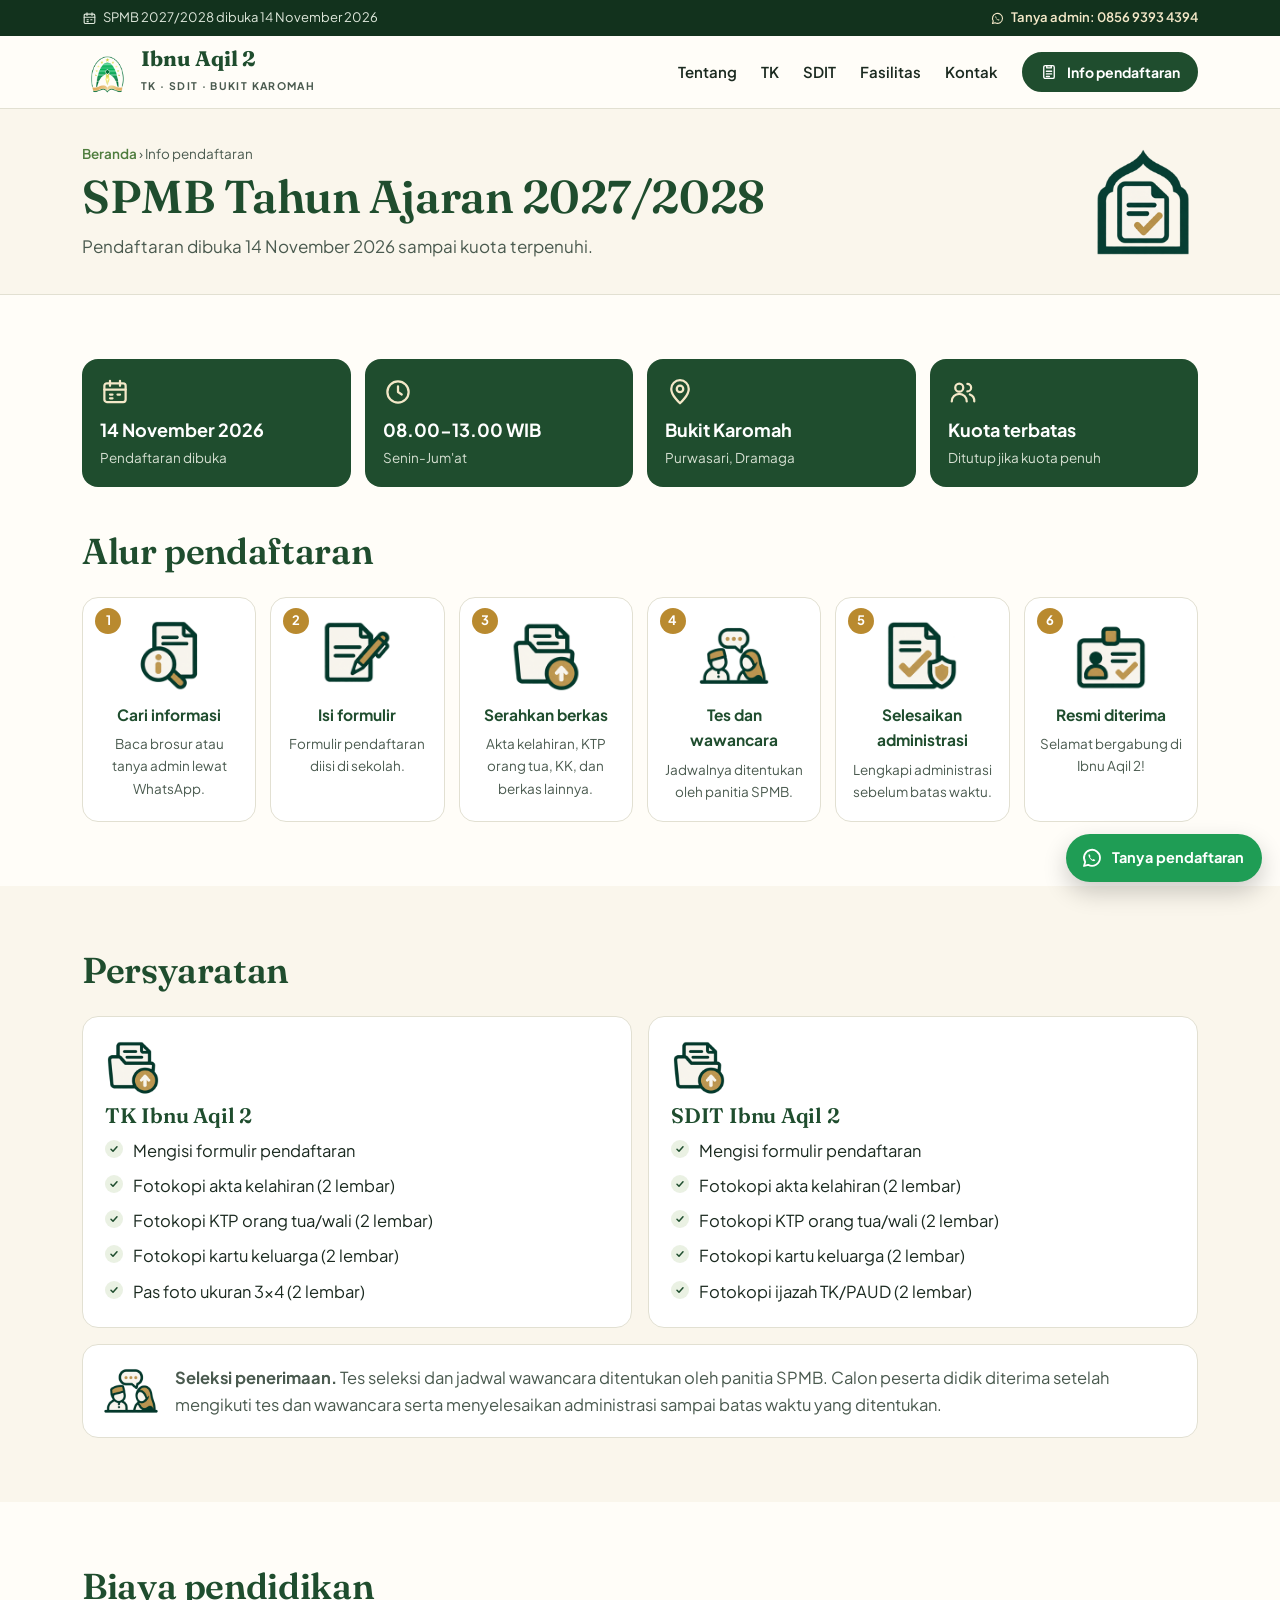
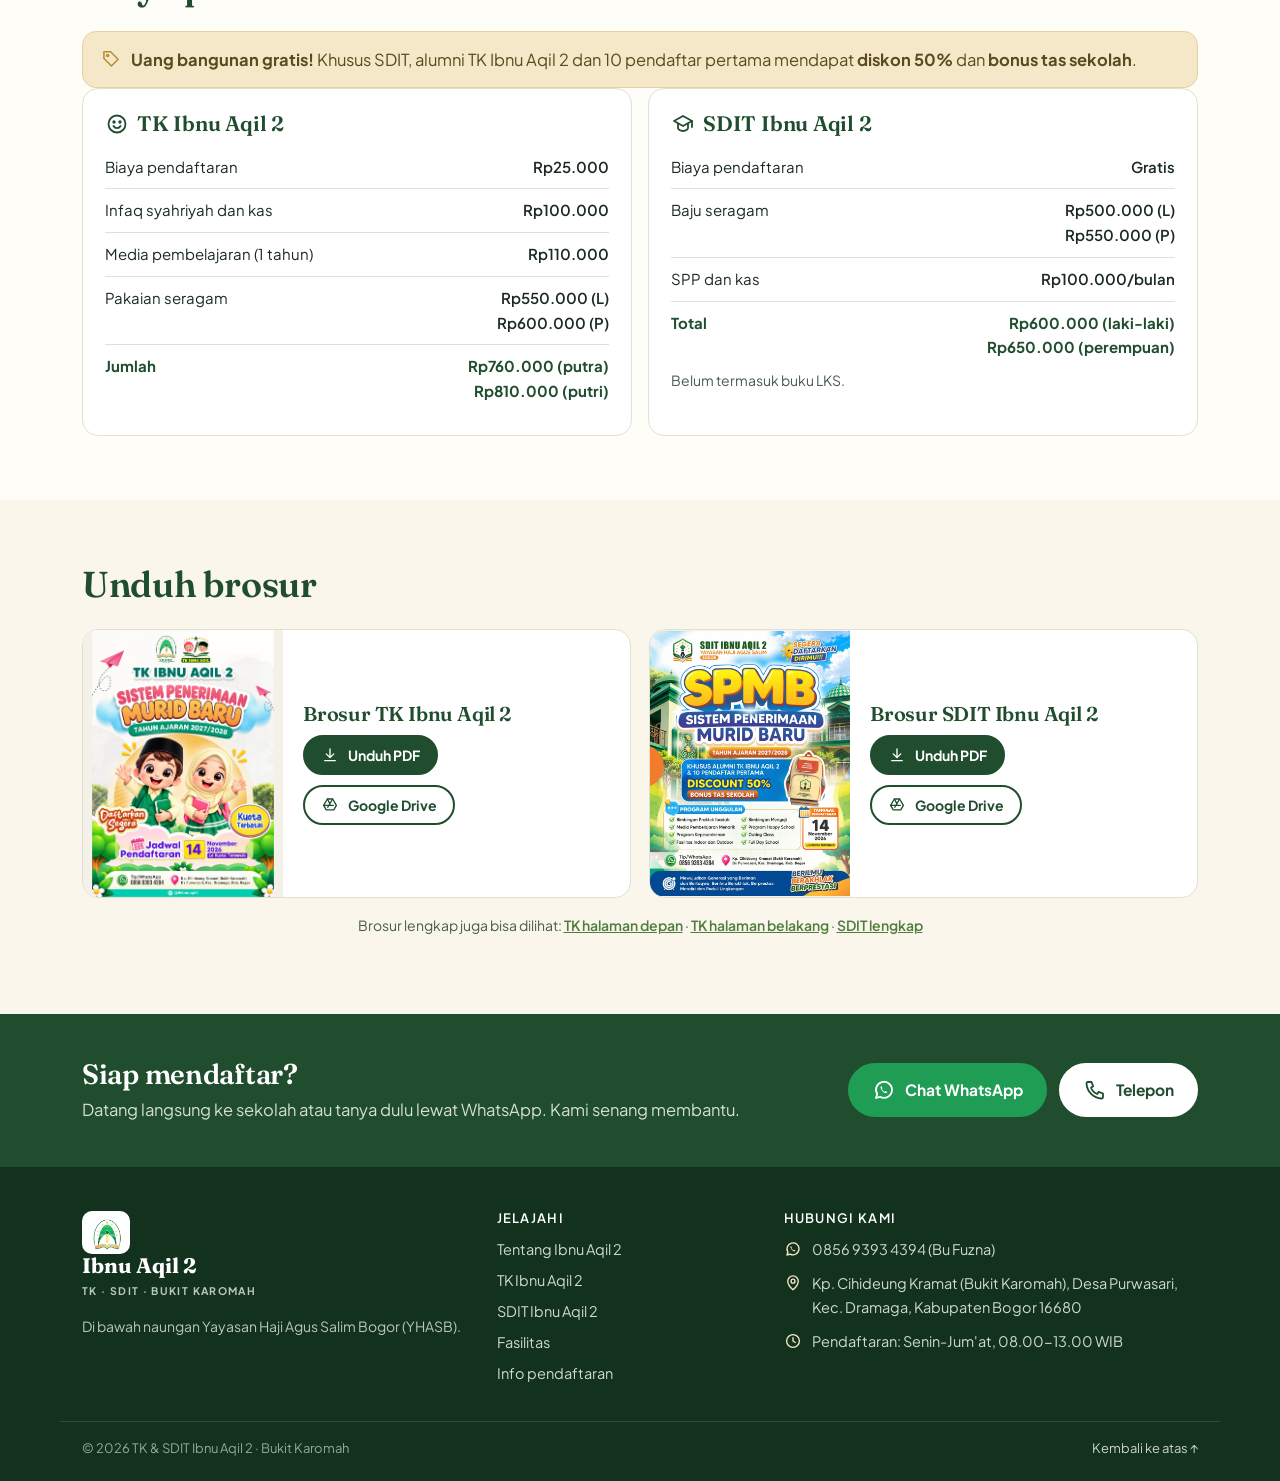
<file: pendaftaran.html>
<!DOCTYPE html>
<html lang="id">
<head>
<meta charset="utf-8">
<meta name="viewport" content="width=device-width, initial-scale=1">
<title>Info Pendaftaran SPMB 2027/2028 · TK & SDIT Ibnu Aqil 2</title>
<meta name="description" content="Alur, persyaratan, biaya, dan brosur SPMB TK dan SDIT Ibnu Aqil 2 tahun ajaran 2027/2028. Dibuka 14 November 2026.">
<meta name="theme-color" content="#1f4d2e">
<link rel="canonical" href="https://tk-sd.ibnuaqileducationcenter.id/pendaftaran.html">
<meta property="og:type" content="website">
<meta property="og:url" content="https://tk-sd.ibnuaqileducationcenter.id/pendaftaran.html">
<meta property="og:title" content="Info Pendaftaran SPMB 2027/2028 · TK & SDIT Ibnu Aqil 2">
<meta property="og:description" content="Alur, persyaratan, biaya, dan brosur SPMB TK dan SDIT Ibnu Aqil 2 tahun ajaran 2027/2028. Dibuka 14 November 2026.">
<meta property="og:image" content="https://tk-sd.ibnuaqileducationcenter.id/assets/foto/04-halaman-sekolah.jpg">
<link rel="icon" type="image/png" href="assets/img/favicon.png">
<link rel="preconnect" href="https://fonts.googleapis.com">
<link rel="preconnect" href="https://fonts.gstatic.com" crossorigin>
<link href="https://fonts.googleapis.com/css2?family=Fraunces:ital,opsz,wght@0,9..144,500;0,9..144,600;1,9..144,500&family=Plus+Jakarta+Sans:wght@400;500;600;700&family=Amiri:wght@400;700&display=swap" rel="stylesheet">
<link rel="stylesheet" href="assets/css/style.css">
<script src="assets/js/main.js" defer></script>
</head>
<body>
<a class="skip-link" href="#utama">Lewati ke konten</a>
<div class="topline"><div class="container"><span><svg class="ic" viewBox="0 0 24 24" width="15" height="15" fill="none" stroke="currentColor" stroke-width="1.8" stroke-linecap="round" stroke-linejoin="round" aria-hidden="true"><rect x="3.5" y="5" width="17" height="15" rx="2"/><path d="M3.5 10h17M8 3v4M16 3v4M8 14h2M14 14h2M8 17h2"/></svg> SPMB 2027/2028 dibuka 14 November 2026</span><a href="https://wa.me/6285693934394?text=Assalamu%27alaikum%2C%20saya%20ingin%20bertanya%20tentang%20pendaftaran%20di%20TK/SDIT%20Ibnu%20Aqil%202." target="_blank" rel="noopener"><svg class="ic" viewBox="0 0 24 24" width="15" height="15" fill="none" stroke="currentColor" stroke-width="1.8" stroke-linecap="round" stroke-linejoin="round" aria-hidden="true"><path d="M20 11.8a8 8 0 0 1-11.9 7L4 20l1.2-4A8 8 0 1 1 20 11.8Z"/><path d="M8.6 8.4c-.6 1.8 1.8 5.6 4.7 6.7 1.1.4 2-.8 2-1.1l-2-1-.7.7c-1.2-.7-2.2-1.6-2.7-2.7l.6-.7-1-2Z" fill="currentColor" stroke="none"/></svg> Tanya admin: 0856 9393 4394</a></div></div>
<header class="site-header">
  <div class="container header-inner">
    <a class="brand" href="index.html" aria-label="Ibnu Aqil 2, beranda">
      <img src="assets/img/logo-yhasb.png" alt="Logo Yayasan Haji Agus Salim Bogor" width="48" height="43">
      <span class="brand-text"><strong>Ibnu Aqil 2</strong><small>TK · SDIT · Bukit Karomah</small></span>
    </a>
    <button class="menu-toggle" aria-expanded="false" aria-controls="nav-utama" aria-label="Buka menu"><span></span><span></span><span></span></button>
    <nav class="primary-nav" id="nav-utama" aria-label="Navigasi utama">
      <a href="tentang.html">Tentang</a><a href="tk.html">TK</a><a href="sdit.html">SDIT</a><a href="fasilitas.html">Fasilitas</a><a href="kontak.html">Kontak</a>
      <a class="btn btn-small" href="pendaftaran.html"><svg class="ic" viewBox="0 0 24 24" width="18" height="18" fill="none" stroke="currentColor" stroke-width="1.8" stroke-linecap="round" stroke-linejoin="round" aria-hidden="true"><rect x="5" y="3.5" width="14" height="17" rx="2"/><path d="M9 3.5h6v3H9zM8.5 11h7M8.5 14.5h7M8.5 18h4"/></svg> Info pendaftaran</a>
    </nav>
  </div>
</header>
<main id="utama">
<section class="page-head"><div class="container page-head-inner"><div>
<nav class="crumb" aria-label="Lokasi halaman"><a href="index.html">Beranda</a> <span aria-hidden="true">›</span> <span>Info pendaftaran</span></nav>
<h1>SPMB Tahun Ajaran 2027/2028</h1><p>Pendaftaran dibuka 14 November 2026 sampai kuota terpenuhi.</p></div><img class="ph-ikon" src="assets/ikon/pendaftaran.png" alt="" width="120" height="120"></div></section>
<section class="section">
  <div class="container">
    <div class="key-facts">
      <div><svg class="ic" viewBox="0 0 24 24" width="30" height="30" fill="none" stroke="currentColor" stroke-width="1.8" stroke-linecap="round" stroke-linejoin="round" aria-hidden="true"><rect x="3.5" y="5" width="17" height="15" rx="2"/><path d="M3.5 10h17M8 3v4M16 3v4M8 14h2M14 14h2M8 17h2"/></svg><strong>14 November 2026</strong><span>Pendaftaran dibuka</span></div>
      <div><svg class="ic" viewBox="0 0 24 24" width="30" height="30" fill="none" stroke="currentColor" stroke-width="1.8" stroke-linecap="round" stroke-linejoin="round" aria-hidden="true"><circle cx="12" cy="12" r="8.5"/><path d="M12 7.5V12l3 2"/></svg><strong>08.00-13.00 WIB</strong><span>Senin-Jum'at</span></div>
      <div><svg class="ic" viewBox="0 0 24 24" width="30" height="30" fill="none" stroke="currentColor" stroke-width="1.8" stroke-linecap="round" stroke-linejoin="round" aria-hidden="true"><path d="M12 21s-7-6.2-7-11.5a7 7 0 0 1 14 0C19 14.8 12 21 12 21Z"/><circle cx="12" cy="9.5" r="2.6"/></svg><strong>Bukit Karomah</strong><span>Purwasari, Dramaga</span></div>
      <div><svg class="ic" viewBox="0 0 24 24" width="30" height="30" fill="none" stroke="currentColor" stroke-width="1.8" stroke-linecap="round" stroke-linejoin="round" aria-hidden="true"><circle cx="9" cy="8.5" r="3.2"/><path d="M3 19.5a6 6 0 0 1 12 0M15.5 5.5a3 3 0 0 1 0 6M17.5 14a5.5 5.5 0 0 1 3.5 5.5"/></svg><strong>Kuota terbatas</strong><span>Ditutup jika kuota penuh</span></div>
    </div>
    <h2 class="title">Alur pendaftaran</h2>
    <ol class="steps"><li><span class="step-num">1</span><img class="ikon" src="assets/ikon/cari-info.png" alt="" width="72" height="72" loading="lazy"><strong>Cari informasi</strong><span>Baca brosur atau tanya admin lewat WhatsApp.</span></li><li><span class="step-num">2</span><img class="ikon" src="assets/ikon/isi-formulir.png" alt="" width="72" height="72" loading="lazy"><strong>Isi formulir</strong><span>Formulir pendaftaran diisi di sekolah.</span></li><li><span class="step-num">3</span><img class="ikon" src="assets/ikon/serahkan-berkas.png" alt="" width="72" height="72" loading="lazy"><strong>Serahkan berkas</strong><span>Akta kelahiran, KTP orang tua, KK, dan berkas lainnya.</span></li><li><span class="step-num">4</span><img class="ikon" src="assets/ikon/wawancara.png" alt="" width="72" height="72" loading="lazy"><strong>Tes dan wawancara</strong><span>Jadwalnya ditentukan oleh panitia SPMB.</span></li><li><span class="step-num">5</span><img class="ikon" src="assets/ikon/verifikasi.png" alt="" width="72" height="72" loading="lazy"><strong>Selesaikan administrasi</strong><span>Lengkapi administrasi sebelum batas waktu.</span></li><li><span class="step-num">6</span><img class="ikon" src="assets/ikon/diterima.png" alt="" width="72" height="72" loading="lazy"><strong>Resmi diterima</strong><span>Selamat bergabung di Ibnu Aqil 2!</span></li></ol>
  </div>
</section>

<section class="section section-soft">
  <div class="container">
    <h2 class="title">Persyaratan</h2>
    <div class="two">
      <div class="card"><img class="ikon" src="assets/ikon/serahkan-berkas.png" alt="" width="56" height="56" loading="lazy"><h3>TK Ibnu Aqil 2</h3>
        <ul class="checks"><li>Mengisi formulir pendaftaran</li><li>Fotokopi akta kelahiran (2 lembar)</li><li>Fotokopi KTP orang tua/wali (2 lembar)</li><li>Fotokopi kartu keluarga (2 lembar)</li><li>Pas foto ukuran 3x4 (2 lembar)</li></ul></div>
      <div class="card"><img class="ikon" src="assets/ikon/serahkan-berkas.png" alt="" width="56" height="56" loading="lazy"><h3>SDIT Ibnu Aqil 2</h3>
        <ul class="checks"><li>Mengisi formulir pendaftaran</li><li>Fotokopi akta kelahiran (2 lembar)</li><li>Fotokopi KTP orang tua/wali (2 lembar)</li><li>Fotokopi kartu keluarga (2 lembar)</li><li>Fotokopi ijazah TK/PAUD (2 lembar)</li></ul></div>
    </div>
    <div class="note-box"><img class="ikon" src="assets/ikon/wawancara.png" alt="" width="56" height="56" loading="lazy"><p><b>Seleksi penerimaan.</b> Tes seleksi dan jadwal wawancara ditentukan oleh panitia SPMB. Calon peserta didik diterima setelah mengikuti tes dan wawancara serta menyelesaikan administrasi sampai batas waktu yang ditentukan.</p></div>
  </div>
</section>

<section class="section" id="biaya">
  <div class="container">
    <h2 class="title">Biaya pendidikan</h2>
    <p class="promo"><svg class="ic" viewBox="0 0 24 24" width="20" height="20" fill="none" stroke="currentColor" stroke-width="1.8" stroke-linecap="round" stroke-linejoin="round" aria-hidden="true"><path d="M3.5 12.5V4.5h8l9 9-8 8Z"/><circle cx="8" cy="9" r="1.3"/></svg> <span><b>Uang bangunan gratis!</b> Khusus SDIT, alumni TK Ibnu Aqil 2 dan 10 pendaftar pertama mendapat <b>diskon 50%</b> dan <b>bonus tas sekolah</b>.</span></p>
    <div class="two">
      <div class="card fee"><h3><svg class="ic" viewBox="0 0 24 24" width="24" height="24" fill="none" stroke="currentColor" stroke-width="1.8" stroke-linecap="round" stroke-linejoin="round" aria-hidden="true"><circle cx="12" cy="12" r="8.5"/><path d="M8.5 14a4 4 0 0 0 7 0"/><circle cx="9" cy="10" r=".8" fill="currentColor"/><circle cx="15" cy="10" r=".8" fill="currentColor"/></svg> TK Ibnu Aqil 2</h3>
        <table><tr><td>Biaya pendaftaran</td><td>Rp25.000</td></tr><tr><td>Infaq syahriyah dan kas</td><td>Rp100.000</td></tr><tr><td>Media pembelajaran (1 tahun)</td><td>Rp110.000</td></tr><tr><td>Pakaian seragam</td><td>Rp550.000 (L)<br>Rp600.000 (P)</td></tr><tr class="total"><td>Jumlah</td><td>Rp760.000 (putra)<br>Rp810.000 (putri)</td></tr></table></div>
      <div class="card fee"><h3><svg class="ic" viewBox="0 0 24 24" width="24" height="24" fill="none" stroke="currentColor" stroke-width="1.8" stroke-linecap="round" stroke-linejoin="round" aria-hidden="true"><path d="m3 9 9-5 9 5-9 5-9-5Z"/><path d="M7 11.3V16c0 1.4 2.2 3 5 3s5-1.6 5-3v-4.7M21 9v6"/></svg> SDIT Ibnu Aqil 2</h3>
        <table><tr><td>Biaya pendaftaran</td><td>Gratis</td></tr><tr><td>Baju seragam</td><td>Rp500.000 (L)<br>Rp550.000 (P)</td></tr><tr><td>SPP dan kas</td><td>Rp100.000/bulan</td></tr><tr class="total"><td>Total</td><td>Rp600.000 (laki-laki)<br>Rp650.000 (perempuan)</td></tr></table>
        <p class="small">Belum termasuk buku LKS.</p></div>
    </div>
  </div>
</section>

<section class="section section-soft" id="brosur">
  <div class="container">
    <h2 class="title">Unduh brosur</h2>
    <div class="brosur-grid">
      <article class="brosur">
  <figure class="zoom brosur-img"><img src="assets/brosur/poster-spmb-tk-2027.jpg" alt="Brosur TK Ibnu Aqil 2" width="1500" height="2000" loading="lazy" data-zoom></figure>
  <div class="brosur-body"><h3>Brosur TK Ibnu Aqil 2</h3>
  <a class="btn btn-small" href="assets/brosur/brosur-tk-ibnu-aqil-2.pdf" download><svg class="ic" viewBox="0 0 24 24" width="18" height="18" fill="none" stroke="currentColor" stroke-width="1.8" stroke-linecap="round" stroke-linejoin="round" aria-hidden="true"><path d="M12 4v11M7 10.5l5 5 5-5M5 19.5h14"/></svg> Unduh PDF</a>
  <a class="btn btn-small btn-outline" href="https://drive.google.com/drive/folders/1Q1IVCjDc2Mf_Pj50k4ff62XZ2u_joKuC?usp=drive_link" target="_blank" rel="noopener"><svg class="ic" viewBox="0 0 24 24" width="18" height="18" fill="none" stroke="currentColor" stroke-width="1.8" stroke-linecap="round" stroke-linejoin="round" aria-hidden="true"><path d="M8.5 4h7l5 8.5-3.5 6H7l-3.5-6Z"/><path d="M8.5 4 12 10.5M15.5 4 9 15M3.5 12.5h13"/></svg> Google Drive</a></div>
</article>
      <article class="brosur">
  <figure class="zoom brosur-img"><img src="assets/brosur/poster-spmb-sdit-2027.jpg" alt="Brosur SDIT Ibnu Aqil 2" width="1500" height="2000" loading="lazy" data-zoom></figure>
  <div class="brosur-body"><h3>Brosur SDIT Ibnu Aqil 2</h3>
  <a class="btn btn-small" href="assets/brosur/brosur-sdit-ibnu-aqil-2.pdf" download><svg class="ic" viewBox="0 0 24 24" width="18" height="18" fill="none" stroke="currentColor" stroke-width="1.8" stroke-linecap="round" stroke-linejoin="round" aria-hidden="true"><path d="M12 4v11M7 10.5l5 5 5-5M5 19.5h14"/></svg> Unduh PDF</a>
  <a class="btn btn-small btn-outline" href="https://drive.google.com/drive/folders/1cqnQtO6H3PEX_ySuPmG6P8R3kqZDfRZ8?usp=drive_link" target="_blank" rel="noopener"><svg class="ic" viewBox="0 0 24 24" width="18" height="18" fill="none" stroke="currentColor" stroke-width="1.8" stroke-linecap="round" stroke-linejoin="round" aria-hidden="true"><path d="M8.5 4h7l5 8.5-3.5 6H7l-3.5-6Z"/><path d="M8.5 4 12 10.5M15.5 4 9 15M3.5 12.5h13"/></svg> Google Drive</a></div>
</article>
    </div>
    <p class="small center">Brosur lengkap juga bisa dilihat: <a href="assets/brosur/brosur-tk-depan-2026.jpg" data-zoom-link>TK halaman depan</a> · <a href="assets/brosur/brosur-tk-belakang-2026.jpg" data-zoom-link>TK halaman belakang</a> · <a href="assets/brosur/brosur-sdit-ibnu-aqil-2.jpg" data-zoom-link>SDIT lengkap</a></p>
  </div>
</section>
<section class="cta-band"><div class="container cta-inner">
<div><h2>Siap mendaftar?</h2><p>Datang langsung ke sekolah atau tanya dulu lewat WhatsApp. Kami senang membantu.</p></div>
<div class="cta-actions"><a class="btn btn-wa" href="https://wa.me/6285693934394?text=Assalamu%27alaikum%2C%20saya%20ingin%20bertanya%20tentang%20pendaftaran%20di%20TK/SDIT%20Ibnu%20Aqil%202." target="_blank" rel="noopener"><svg class="ic" viewBox="0 0 24 24" width="24" height="24" fill="none" stroke="currentColor" stroke-width="1.8" stroke-linecap="round" stroke-linejoin="round" aria-hidden="true"><path d="M20 11.8a8 8 0 0 1-11.9 7L4 20l1.2-4A8 8 0 1 1 20 11.8Z"/><path d="M8.6 8.4c-.6 1.8 1.8 5.6 4.7 6.7 1.1.4 2-.8 2-1.1l-2-1-.7.7c-1.2-.7-2.2-1.6-2.7-2.7l.6-.7-1-2Z" fill="currentColor" stroke="none"/></svg> Chat WhatsApp</a>
<a class="btn btn-light" href="tel:+6285693934394"><svg class="ic" viewBox="0 0 24 24" width="24" height="24" fill="none" stroke="currentColor" stroke-width="1.8" stroke-linecap="round" stroke-linejoin="round" aria-hidden="true"><path d="M5 4h3.5l1.7 4.3-2.2 1.4a11 11 0 0 0 6.3 6.3l1.4-2.2L20 15.5V19a1.5 1.5 0 0 1-1.6 1.5A16 16 0 0 1 3.5 5.6 1.5 1.5 0 0 1 5 4Z"/></svg> Telepon</a></div></div></section>
</main>
<footer class="site-footer">
  <div class="container footer-main">
    <div class="footer-brand">
      <a class="brand brand-light" href="index.html"><img src="assets/img/logo-yhasb.png" alt="Logo Yayasan Haji Agus Salim Bogor" width="48" height="43"><span class="brand-text"><strong>Ibnu Aqil 2</strong><small>TK · SDIT · Bukit Karomah</small></span></a>
      <p>Di bawah naungan Yayasan Haji Agus Salim Bogor (YHASB).</p>
    </div>
    <div><h2>Jelajahi</h2><a href="tentang.html">Tentang Ibnu Aqil 2</a><a href="tk.html">TK Ibnu Aqil 2</a><a href="sdit.html">SDIT Ibnu Aqil 2</a><a href="fasilitas.html">Fasilitas</a><a href="pendaftaran.html">Info pendaftaran</a></div>
    <div><h2>Hubungi kami</h2>
      <ul class="foot-list">
        <li><svg class="ic" viewBox="0 0 24 24" width="18" height="18" fill="none" stroke="currentColor" stroke-width="1.8" stroke-linecap="round" stroke-linejoin="round" aria-hidden="true"><path d="M20 11.8a8 8 0 0 1-11.9 7L4 20l1.2-4A8 8 0 1 1 20 11.8Z"/><path d="M8.6 8.4c-.6 1.8 1.8 5.6 4.7 6.7 1.1.4 2-.8 2-1.1l-2-1-.7.7c-1.2-.7-2.2-1.6-2.7-2.7l.6-.7-1-2Z" fill="currentColor" stroke="none"/></svg><a href="https://wa.me/6285693934394?text=Assalamu%27alaikum%2C%20saya%20ingin%20bertanya%20tentang%20pendaftaran%20di%20TK/SDIT%20Ibnu%20Aqil%202." target="_blank" rel="noopener">0856 9393 4394 (Bu Fuzna)</a></li>
        <li><svg class="ic" viewBox="0 0 24 24" width="18" height="18" fill="none" stroke="currentColor" stroke-width="1.8" stroke-linecap="round" stroke-linejoin="round" aria-hidden="true"><path d="M12 21s-7-6.2-7-11.5a7 7 0 0 1 14 0C19 14.8 12 21 12 21Z"/><circle cx="12" cy="9.5" r="2.6"/></svg><a href="https://share.google/VIJD6dRZKIfdeL0yL" target="_blank" rel="noopener">Kp. Cihideung Kramat (Bukit Karomah), Desa Purwasari, Kec. Dramaga, Kabupaten Bogor 16680</a></li>
        <li><svg class="ic" viewBox="0 0 24 24" width="18" height="18" fill="none" stroke="currentColor" stroke-width="1.8" stroke-linecap="round" stroke-linejoin="round" aria-hidden="true"><circle cx="12" cy="12" r="8.5"/><path d="M12 7.5V12l3 2"/></svg><span>Pendaftaran: Senin-Jum'at, 08.00-13.00 WIB</span></li>
      </ul>
    </div>
  </div>
  <div class="container footer-bottom"><span>© <span id="tahun">2026</span> TK &amp; SDIT Ibnu Aqil 2 · Bukit Karomah</span><a href="#utama">Kembali ke atas ↑</a></div>
</footer>
<nav class="bottom-nav" aria-label="Menu cepat"><a href="index.html"><svg class="ic" viewBox="0 0 24 24" width="24" height="24" fill="none" stroke="currentColor" stroke-width="1.8" stroke-linecap="round" stroke-linejoin="round" aria-hidden="true"><path d="m4 11 8-7 8 7"/><path d="M6 9.5V20h4.5v-5.5h3V20H18V9.5"/></svg><span>Beranda</span></a><a href="tentang.html"><svg class="ic" viewBox="0 0 24 24" width="24" height="24" fill="none" stroke="currentColor" stroke-width="1.8" stroke-linecap="round" stroke-linejoin="round" aria-hidden="true"><circle cx="12" cy="12" r="8.5"/><path d="M12 11v5.5"/><circle cx="12" cy="7.8" r=".9" fill="currentColor"/></svg><span>Tentang</span></a><a class="bn-wa" href="https://wa.me/6285693934394?text=Assalamu%27alaikum%2C%20saya%20ingin%20bertanya%20tentang%20pendaftaran%20di%20TK/SDIT%20Ibnu%20Aqil%202." target="_blank" rel="noopener"><svg class="ic" viewBox="0 0 24 24" width="24" height="24" fill="none" stroke="currentColor" stroke-width="1.8" stroke-linecap="round" stroke-linejoin="round" aria-hidden="true"><path d="M20 11.8a8 8 0 0 1-11.9 7L4 20l1.2-4A8 8 0 1 1 20 11.8Z"/><path d="M8.6 8.4c-.6 1.8 1.8 5.6 4.7 6.7 1.1.4 2-.8 2-1.1l-2-1-.7.7c-1.2-.7-2.2-1.6-2.7-2.7l.6-.7-1-2Z" fill="currentColor" stroke="none"/></svg><span>WhatsApp</span></a><a href="pendaftaran.html" aria-current="page"><svg class="ic" viewBox="0 0 24 24" width="24" height="24" fill="none" stroke="currentColor" stroke-width="1.8" stroke-linecap="round" stroke-linejoin="round" aria-hidden="true"><rect x="5" y="3.5" width="14" height="17" rx="2"/><path d="M9 3.5h6v3H9zM8.5 11h7M8.5 14.5h7M8.5 18h4"/></svg><span>Daftar</span></a><a href="https://share.google/VIJD6dRZKIfdeL0yL" target="_blank" rel="noopener"><svg class="ic" viewBox="0 0 24 24" width="24" height="24" fill="none" stroke="currentColor" stroke-width="1.8" stroke-linecap="round" stroke-linejoin="round" aria-hidden="true"><path d="M12 21s-7-6.2-7-11.5a7 7 0 0 1 14 0C19 14.8 12 21 12 21Z"/><circle cx="12" cy="9.5" r="2.6"/></svg><span>Lokasi</span></a></nav>
<a class="wa-float" href="https://wa.me/6285693934394?text=Assalamu%27alaikum%2C%20saya%20ingin%20bertanya%20tentang%20pendaftaran%20di%20TK/SDIT%20Ibnu%20Aqil%202." target="_blank" rel="noopener" aria-label="Tanya pendaftaran lewat WhatsApp"><svg class="ic" viewBox="0 0 24 24" width="24" height="24" fill="none" stroke="currentColor" stroke-width="1.8" stroke-linecap="round" stroke-linejoin="round" aria-hidden="true"><path d="M20 11.8a8 8 0 0 1-11.9 7L4 20l1.2-4A8 8 0 1 1 20 11.8Z"/><path d="M8.6 8.4c-.6 1.8 1.8 5.6 4.7 6.7 1.1.4 2-.8 2-1.1l-2-1-.7.7c-1.2-.7-2.2-1.6-2.7-2.7l.6-.7-1-2Z" fill="currentColor" stroke="none"/></svg><span>Tanya pendaftaran</span></a>
</body>
</html>
</file>
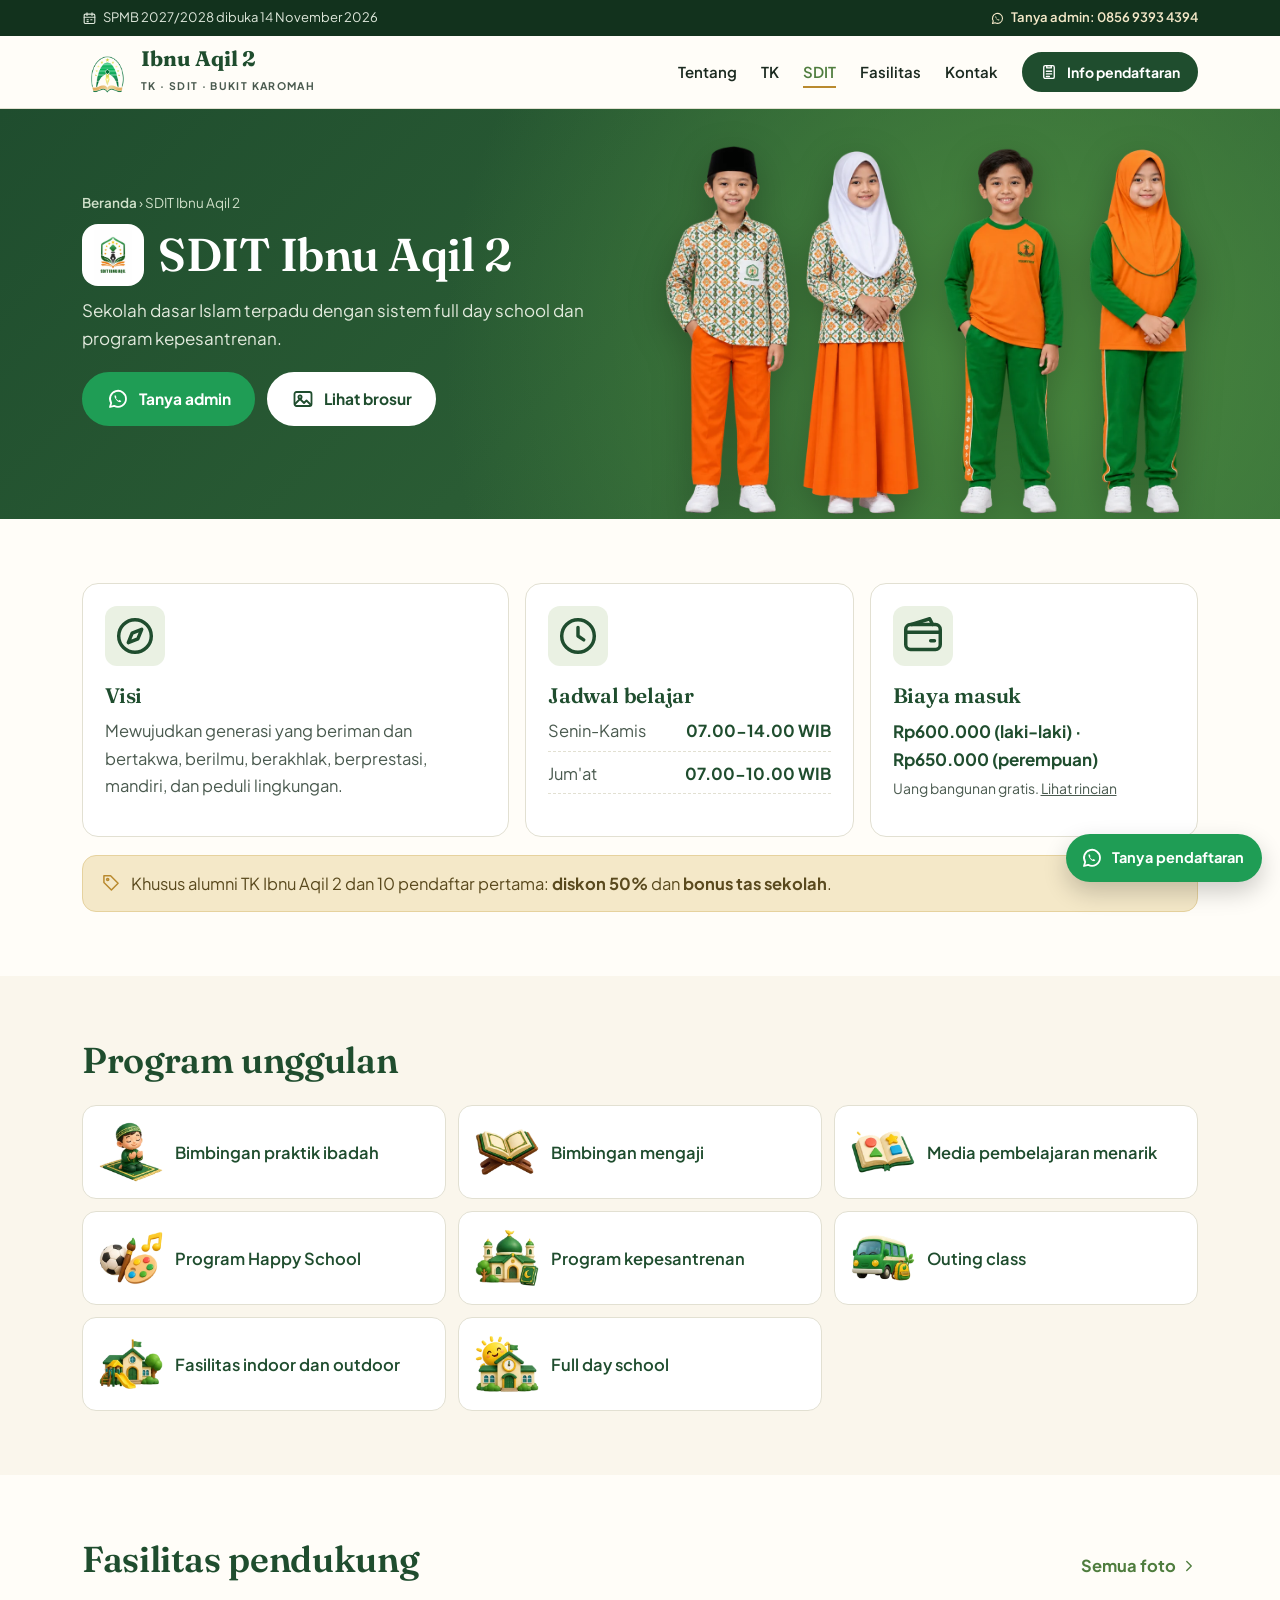
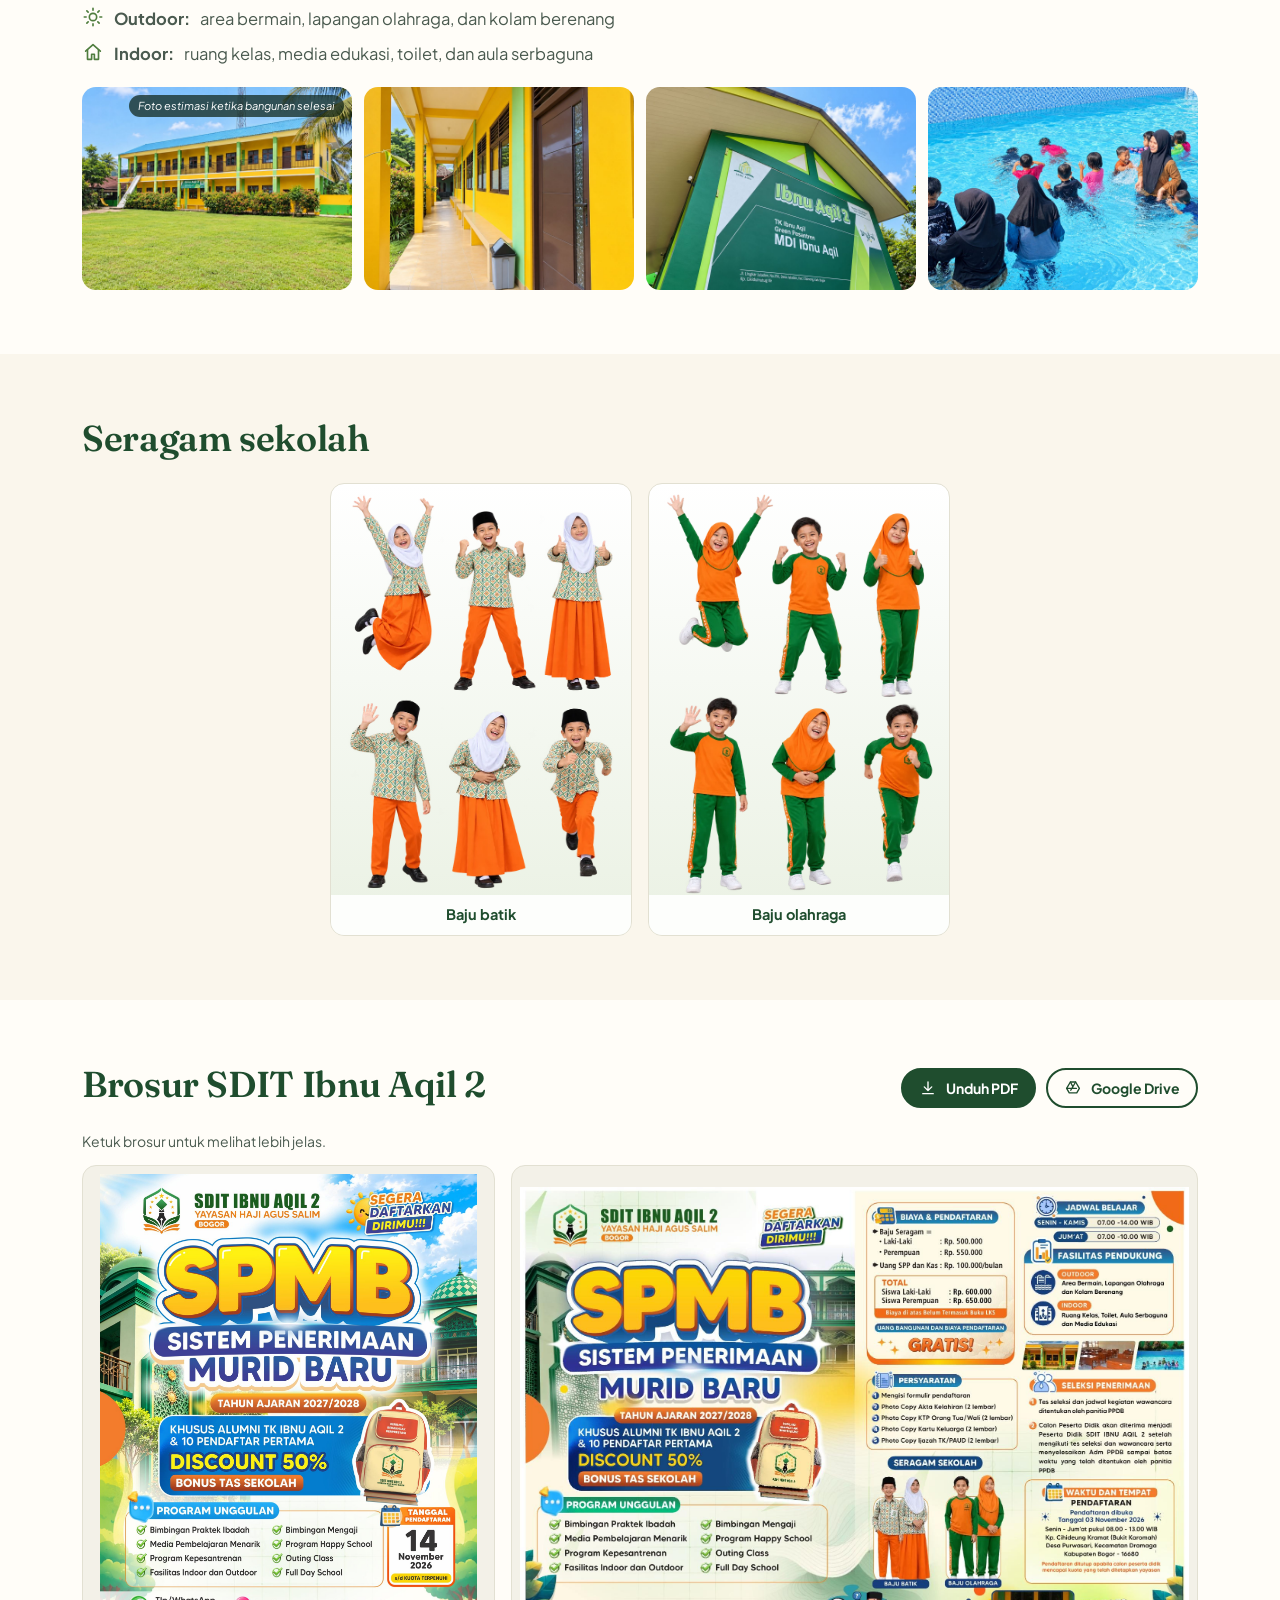
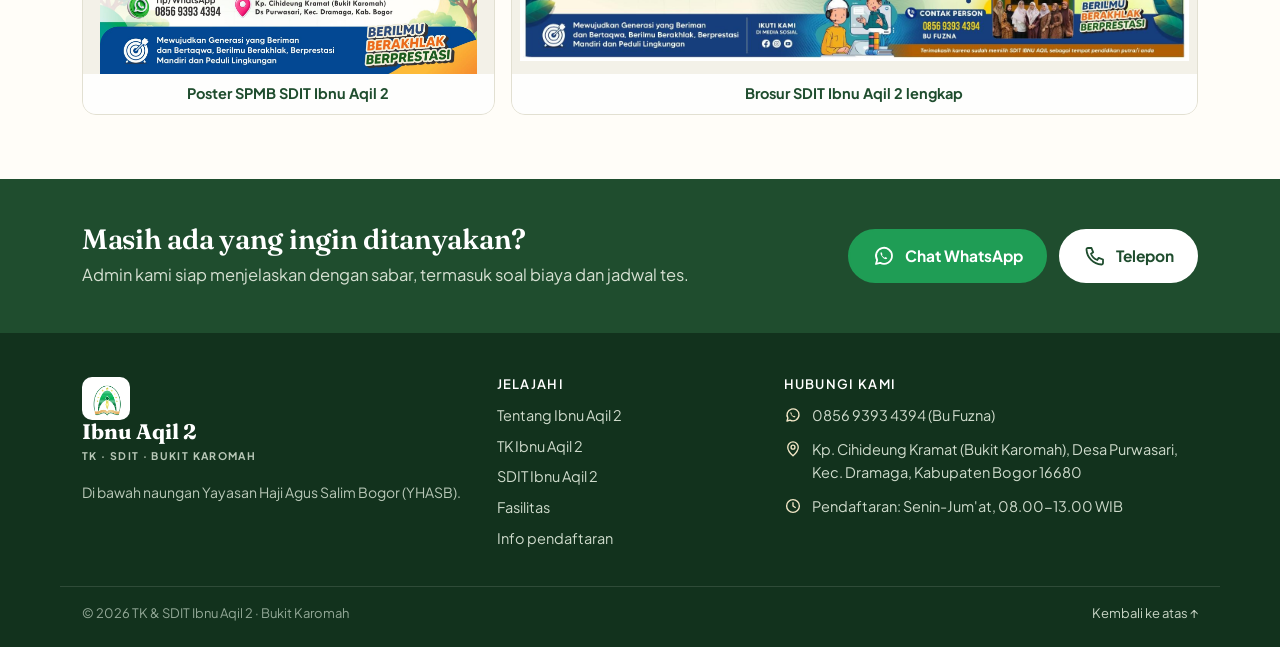
<file: sdit.html>
<!DOCTYPE html>
<html lang="id">
<head>
<meta charset="utf-8">
<meta name="viewport" content="width=device-width, initial-scale=1">
<title>SDIT Ibnu Aqil 2 · Bukit Karomah, Dramaga, Bogor</title>
<meta name="description" content="SDIT Ibnu Aqil 2: Sekolah dasar Islam terpadu dengan sistem full day school dan program kepesantrenan.">
<meta name="theme-color" content="#1f4d2e">
<link rel="canonical" href="https://tk-sd.ibnuaqileducationcenter.id/sdit.html">
<meta property="og:type" content="website">
<meta property="og:url" content="https://tk-sd.ibnuaqileducationcenter.id/sdit.html">
<meta property="og:title" content="SDIT Ibnu Aqil 2 · Bukit Karomah, Dramaga, Bogor">
<meta property="og:description" content="SDIT Ibnu Aqil 2: Sekolah dasar Islam terpadu dengan sistem full day school dan program kepesantrenan.">
<meta property="og:image" content="https://tk-sd.ibnuaqileducationcenter.id/assets/foto/04-halaman-sekolah.jpg">
<link rel="icon" type="image/png" href="assets/img/favicon.png">
<link rel="preconnect" href="https://fonts.googleapis.com">
<link rel="preconnect" href="https://fonts.gstatic.com" crossorigin>
<link href="https://fonts.googleapis.com/css2?family=Fraunces:ital,opsz,wght@0,9..144,500;0,9..144,600;1,9..144,500&family=Plus+Jakarta+Sans:wght@400;500;600;700&family=Amiri:wght@400;700&display=swap" rel="stylesheet">
<link rel="stylesheet" href="assets/css/style.css">
<script src="assets/js/main.js" defer></script>
</head>
<body>
<a class="skip-link" href="#utama">Lewati ke konten</a>
<div class="topline"><div class="container"><span><svg class="ic" viewBox="0 0 24 24" width="15" height="15" fill="none" stroke="currentColor" stroke-width="1.8" stroke-linecap="round" stroke-linejoin="round" aria-hidden="true"><rect x="3.5" y="5" width="17" height="15" rx="2"/><path d="M3.5 10h17M8 3v4M16 3v4M8 14h2M14 14h2M8 17h2"/></svg> SPMB 2027/2028 dibuka 14 November 2026</span><a href="https://wa.me/6285693934394?text=Assalamu%27alaikum%2C%20saya%20ingin%20bertanya%20tentang%20pendaftaran%20di%20TK/SDIT%20Ibnu%20Aqil%202." target="_blank" rel="noopener"><svg class="ic" viewBox="0 0 24 24" width="15" height="15" fill="none" stroke="currentColor" stroke-width="1.8" stroke-linecap="round" stroke-linejoin="round" aria-hidden="true"><path d="M20 11.8a8 8 0 0 1-11.9 7L4 20l1.2-4A8 8 0 1 1 20 11.8Z"/><path d="M8.6 8.4c-.6 1.8 1.8 5.6 4.7 6.7 1.1.4 2-.8 2-1.1l-2-1-.7.7c-1.2-.7-2.2-1.6-2.7-2.7l.6-.7-1-2Z" fill="currentColor" stroke="none"/></svg> Tanya admin: 0856 9393 4394</a></div></div>
<header class="site-header">
  <div class="container header-inner">
    <a class="brand" href="index.html" aria-label="Ibnu Aqil 2, beranda">
      <img src="assets/img/logo-yhasb.png" alt="Logo Yayasan Haji Agus Salim Bogor" width="48" height="43">
      <span class="brand-text"><strong>Ibnu Aqil 2</strong><small>TK · SDIT · Bukit Karomah</small></span>
    </a>
    <button class="menu-toggle" aria-expanded="false" aria-controls="nav-utama" aria-label="Buka menu"><span></span><span></span><span></span></button>
    <nav class="primary-nav" id="nav-utama" aria-label="Navigasi utama">
      <a href="tentang.html">Tentang</a><a href="tk.html">TK</a><a href="sdit.html" aria-current="page">SDIT</a><a href="fasilitas.html">Fasilitas</a><a href="kontak.html">Kontak</a>
      <a class="btn btn-small" href="pendaftaran.html"><svg class="ic" viewBox="0 0 24 24" width="18" height="18" fill="none" stroke="currentColor" stroke-width="1.8" stroke-linecap="round" stroke-linejoin="round" aria-hidden="true"><rect x="5" y="3.5" width="14" height="17" rx="2"/><path d="M9 3.5h6v3H9zM8.5 11h7M8.5 14.5h7M8.5 18h4"/></svg> Info pendaftaran</a>
    </nav>
  </div>
</header>
<main id="utama">

<section class="unit-head unit-head-sd"><div class="container unit-head-inner">
  <div class="unit-head-copy"><nav class="crumb" aria-label="Lokasi halaman"><a href="index.html">Beranda</a> <span aria-hidden="true">›</span> <span>SDIT Ibnu Aqil 2</span></nav>
  <div class="unit-title"><img class="unit-logo" src="assets/img/logo-sdit-ibnu-aqil.jpg" alt="Logo SDIT Ibnu Aqil 2" width="110" height="142"><h1>SDIT Ibnu Aqil 2</h1></div>
  <p>Sekolah dasar Islam terpadu dengan sistem full day school dan program kepesantrenan.</p>
  <div class="hero-actions"><a class="btn btn-wa" href="https://wa.me/6285693934394?text=Assalamualaikum%2C%20saya%20ingin%20bertanya%20tentang%20pendaftaran%20di%20SDIT%20Ibnu%20Aqil%202." target="_blank" rel="noopener"><svg class="ic" viewBox="0 0 24 24" width="24" height="24" fill="none" stroke="currentColor" stroke-width="1.8" stroke-linecap="round" stroke-linejoin="round" aria-hidden="true"><path d="M20 11.8a8 8 0 0 1-11.9 7L4 20l1.2-4A8 8 0 1 1 20 11.8Z"/><path d="M8.6 8.4c-.6 1.8 1.8 5.6 4.7 6.7 1.1.4 2-.8 2-1.1l-2-1-.7.7c-1.2-.7-2.2-1.6-2.7-2.7l.6-.7-1-2Z" fill="currentColor" stroke="none"/></svg> Tanya admin</a>
  <a class="btn btn-light" href="#brosur"><svg class="ic" viewBox="0 0 24 24" width="24" height="24" fill="none" stroke="currentColor" stroke-width="1.8" stroke-linecap="round" stroke-linejoin="round" aria-hidden="true"><rect x="3.5" y="5" width="17" height="14" rx="2"/><circle cx="9" cy="10" r="1.6"/><path d="m4 17 5-5 4 4 2.5-2.5L20 18"/></svg> Lihat brosur</a></div></div>
  <img class="unit-students" src="assets/siswa/sd-formal.webp" alt="Siswa SDIT Ibnu Aqil 2 dengan seragam sekolah" width="1300" height="880" fetchpriority="high">
</div></section>

<section class="section">
  <div class="container unit-grid">
    <div class="card visi"><svg class="ic" viewBox="0 0 24 24" width="30" height="30" fill="none" stroke="currentColor" stroke-width="1.8" stroke-linecap="round" stroke-linejoin="round" aria-hidden="true"><circle cx="12" cy="12" r="8.5"/><path d="m15.5 8.5-2 5-5 2 2-5Z"/></svg><h2>Visi</h2><p>Mewujudkan generasi yang beriman dan bertakwa, berilmu, berakhlak, berprestasi, mandiri, dan peduli lingkungan.</p></div>
    <div class="card"><svg class="ic" viewBox="0 0 24 24" width="30" height="30" fill="none" stroke="currentColor" stroke-width="1.8" stroke-linecap="round" stroke-linejoin="round" aria-hidden="true"><circle cx="12" cy="12" r="8.5"/><path d="M12 7.5V12l3 2"/></svg><h2>Jadwal belajar</h2><dl class="schedule"><div><dt>Senin-Kamis</dt><dd>07.00-14.00 WIB</dd></div><div><dt>Jum'at</dt><dd>07.00-10.00 WIB</dd></div></dl></div>
    <div class="card"><svg class="ic" viewBox="0 0 24 24" width="30" height="30" fill="none" stroke="currentColor" stroke-width="1.8" stroke-linecap="round" stroke-linejoin="round" aria-hidden="true"><rect x="3" y="6" width="18" height="13" rx="2.5"/><path d="M3 10h18M16 14.5h2"/><path d="M6 6 15.5 3 17 6"/></svg><h2>Biaya masuk</h2><p class="big">Rp600.000 (laki-laki) · Rp650.000 (perempuan)</p><p class="small">Uang bangunan gratis. <a href="pendaftaran.html#biaya">Lihat rincian</a></p></div>
  </div>
  <div class="container"><p class="promo"><svg class="ic" viewBox="0 0 24 24" width="20" height="20" fill="none" stroke="currentColor" stroke-width="1.8" stroke-linecap="round" stroke-linejoin="round" aria-hidden="true"><path d="M3.5 12.5V4.5h8l9 9-8 8Z"/><circle cx="8" cy="9" r="1.3"/></svg> <span>Khusus alumni TK Ibnu Aqil 2 dan 10 pendaftar pertama: <b>diskon 50%</b> dan <b>bonus tas sekolah</b>.</span></p></div>
</section>

<section class="section section-soft">
  <div class="container">
    <h2 class="title">Program unggulan</h2>
    <ul class="programs"><li><img src="assets/program/ibadah.webp" alt="" width="64" height="64" loading="lazy"><span>Bimbingan praktik ibadah</span></li><li><img src="assets/program/mengaji.webp" alt="" width="64" height="64" loading="lazy"><span>Bimbingan mengaji</span></li><li><img src="assets/program/media.webp" alt="" width="64" height="64" loading="lazy"><span>Media pembelajaran menarik</span></li><li><img src="assets/program/ekskul.webp" alt="" width="64" height="64" loading="lazy"><span>Program Happy School</span></li><li><img src="assets/program/kepesantrenan.webp" alt="" width="64" height="64" loading="lazy"><span>Program kepesantrenan</span></li><li><img src="assets/program/outing.webp" alt="" width="64" height="64" loading="lazy"><span>Outing class</span></li><li><img src="assets/program/fasilitas.webp" alt="" width="64" height="64" loading="lazy"><span>Fasilitas indoor dan outdoor</span></li><li><img src="assets/program/fullday.webp" alt="" width="64" height="64" loading="lazy"><span>Full day school</span></li></ul>
  </div>
</section>

<section class="section">
  <div class="container">
    <div class="head"><h2 class="title">Fasilitas pendukung</h2><a class="more" href="fasilitas.html">Semua foto <svg class="ic" viewBox="0 0 24 24" width="18" height="18" fill="none" stroke="currentColor" stroke-width="1.8" stroke-linecap="round" stroke-linejoin="round" aria-hidden="true"><path d="m9 6 6 6-6 6"/></svg></a></div>
    <div class="facts">
      <p><svg class="ic" viewBox="0 0 24 24" width="22" height="22" fill="none" stroke="currentColor" stroke-width="1.8" stroke-linecap="round" stroke-linejoin="round" aria-hidden="true"><circle cx="12" cy="12" r="4"/><path d="M12 2.5v2M12 19.5v2M2.5 12h2M19.5 12h2M5.3 5.3l1.4 1.4M17.3 17.3l1.4 1.4M5.3 18.7l1.4-1.4M17.3 6.7l1.4-1.4"/></svg> <b>Outdoor:</b> area bermain, lapangan olahraga, dan kolam berenang</p>
      <p><svg class="ic" viewBox="0 0 24 24" width="22" height="22" fill="none" stroke="currentColor" stroke-width="1.8" stroke-linecap="round" stroke-linejoin="round" aria-hidden="true"><path d="m4 11 8-7 8 7"/><path d="M6 9.5V20h4.5v-5.5h3V20H18V9.5"/></svg> <b>Indoor:</b> ruang kelas, media edukasi, toilet, dan aula serbaguna</p>
    </div>
    <div class="strip strip-4"><figure class="zoom "><img src="assets/foto/05-gedung-tk-dan-sdit.jpg" alt="Gedung TK dan SDIT" width="1600" height="900" loading="lazy" data-zoom data-est="1"><span class="photo-note">Foto estimasi ketika bangunan selesai</span></figure><figure class="zoom "><img src="assets/foto/06-koridor-sekolah.jpg" alt="Koridor sekolah" width="1600" height="900" loading="lazy" data-zoom></figure><figure class="zoom "><img src="assets/foto/09-aula-serbaguna.jpg" alt="Aula serbaguna" width="1600" height="900" loading="lazy" data-zoom></figure><figure class="zoom "><img src="assets/foto/12-kolam-berenang.jpg" alt="Kolam berenang" width="1600" height="900" loading="lazy" data-zoom></figure></div>
  </div>
</section>

<section class="section section-soft">
  <div class="container">
    <h2 class="title">Seragam sekolah</h2>
    <div class="seragam seragam-2"><figure class="zoom seragam-item"><img src="assets/siswa/sd-seragam-batik.webp" alt="Siswa SDIT Ibnu Aqil 2 memakai baju batik" width="700" height="1050" loading="lazy" data-zoom><figcaption>Baju batik</figcaption></figure><figure class="zoom seragam-item"><img src="assets/siswa/sd-seragam-olahraga.webp" alt="Siswa SDIT Ibnu Aqil 2 memakai baju olahraga" width="700" height="1050" loading="lazy" data-zoom><figcaption>Baju olahraga</figcaption></figure></div>
  </div>
</section>

<section class="section" id="brosur">
  <div class="container">
    <div class="head"><h2 class="title">Brosur SDIT Ibnu Aqil 2</h2>
    <div class="dl-actions"><a class="btn btn-small" href="assets/brosur/brosur-sdit-ibnu-aqil-2.pdf" download><svg class="ic" viewBox="0 0 24 24" width="18" height="18" fill="none" stroke="currentColor" stroke-width="1.8" stroke-linecap="round" stroke-linejoin="round" aria-hidden="true"><path d="M12 4v11M7 10.5l5 5 5-5M5 19.5h14"/></svg> Unduh PDF</a>
    <a class="btn btn-small btn-outline" href="https://drive.google.com/drive/folders/1cqnQtO6H3PEX_ySuPmG6P8R3kqZDfRZ8?usp=drive_link" target="_blank" rel="noopener"><svg class="ic" viewBox="0 0 24 24" width="18" height="18" fill="none" stroke="currentColor" stroke-width="1.8" stroke-linecap="round" stroke-linejoin="round" aria-hidden="true"><path d="M8.5 4h7l5 8.5-3.5 6H7l-3.5-6Z"/><path d="M8.5 4 12 10.5M15.5 4 9 15M3.5 12.5h13"/></svg> Google Drive</a></div></div>
    <p class="small">Ketuk brosur untuk melihat lebih jelas.</p>
    <div class="brosur-show-grid brosur-show-2"><figure class="zoom brosur-show"><img src="assets/brosur/poster-spmb-sdit-2027.jpg" alt="Poster SPMB SDIT Ibnu Aqil 2" width="1500" height="2000" loading="lazy" data-zoom><figcaption>Poster SPMB SDIT Ibnu Aqil 2</figcaption></figure><figure class="zoom brosur-show"><img src="assets/brosur/brosur-sdit-ibnu-aqil-2.jpg" alt="Brosur SDIT Ibnu Aqil 2 lengkap" width="1500" height="2000" loading="lazy" data-zoom><figcaption>Brosur SDIT Ibnu Aqil 2 lengkap</figcaption></figure></div>
  </div>
</section>
<section class="cta-band"><div class="container cta-inner">
<div><h2>Masih ada yang ingin ditanyakan?</h2><p>Admin kami siap menjelaskan dengan sabar, termasuk soal biaya dan jadwal tes.</p></div>
<div class="cta-actions"><a class="btn btn-wa" href="https://wa.me/6285693934394?text=Assalamu%27alaikum%2C%20saya%20ingin%20bertanya%20tentang%20pendaftaran%20di%20TK/SDIT%20Ibnu%20Aqil%202." target="_blank" rel="noopener"><svg class="ic" viewBox="0 0 24 24" width="24" height="24" fill="none" stroke="currentColor" stroke-width="1.8" stroke-linecap="round" stroke-linejoin="round" aria-hidden="true"><path d="M20 11.8a8 8 0 0 1-11.9 7L4 20l1.2-4A8 8 0 1 1 20 11.8Z"/><path d="M8.6 8.4c-.6 1.8 1.8 5.6 4.7 6.7 1.1.4 2-.8 2-1.1l-2-1-.7.7c-1.2-.7-2.2-1.6-2.7-2.7l.6-.7-1-2Z" fill="currentColor" stroke="none"/></svg> Chat WhatsApp</a>
<a class="btn btn-light" href="tel:+6285693934394"><svg class="ic" viewBox="0 0 24 24" width="24" height="24" fill="none" stroke="currentColor" stroke-width="1.8" stroke-linecap="round" stroke-linejoin="round" aria-hidden="true"><path d="M5 4h3.5l1.7 4.3-2.2 1.4a11 11 0 0 0 6.3 6.3l1.4-2.2L20 15.5V19a1.5 1.5 0 0 1-1.6 1.5A16 16 0 0 1 3.5 5.6 1.5 1.5 0 0 1 5 4Z"/></svg> Telepon</a></div></div></section>

</main>
<footer class="site-footer">
  <div class="container footer-main">
    <div class="footer-brand">
      <a class="brand brand-light" href="index.html"><img src="assets/img/logo-yhasb.png" alt="Logo Yayasan Haji Agus Salim Bogor" width="48" height="43"><span class="brand-text"><strong>Ibnu Aqil 2</strong><small>TK · SDIT · Bukit Karomah</small></span></a>
      <p>Di bawah naungan Yayasan Haji Agus Salim Bogor (YHASB).</p>
    </div>
    <div><h2>Jelajahi</h2><a href="tentang.html">Tentang Ibnu Aqil 2</a><a href="tk.html">TK Ibnu Aqil 2</a><a href="sdit.html">SDIT Ibnu Aqil 2</a><a href="fasilitas.html">Fasilitas</a><a href="pendaftaran.html">Info pendaftaran</a></div>
    <div><h2>Hubungi kami</h2>
      <ul class="foot-list">
        <li><svg class="ic" viewBox="0 0 24 24" width="18" height="18" fill="none" stroke="currentColor" stroke-width="1.8" stroke-linecap="round" stroke-linejoin="round" aria-hidden="true"><path d="M20 11.8a8 8 0 0 1-11.9 7L4 20l1.2-4A8 8 0 1 1 20 11.8Z"/><path d="M8.6 8.4c-.6 1.8 1.8 5.6 4.7 6.7 1.1.4 2-.8 2-1.1l-2-1-.7.7c-1.2-.7-2.2-1.6-2.7-2.7l.6-.7-1-2Z" fill="currentColor" stroke="none"/></svg><a href="https://wa.me/6285693934394?text=Assalamu%27alaikum%2C%20saya%20ingin%20bertanya%20tentang%20pendaftaran%20di%20TK/SDIT%20Ibnu%20Aqil%202." target="_blank" rel="noopener">0856 9393 4394 (Bu Fuzna)</a></li>
        <li><svg class="ic" viewBox="0 0 24 24" width="18" height="18" fill="none" stroke="currentColor" stroke-width="1.8" stroke-linecap="round" stroke-linejoin="round" aria-hidden="true"><path d="M12 21s-7-6.2-7-11.5a7 7 0 0 1 14 0C19 14.8 12 21 12 21Z"/><circle cx="12" cy="9.5" r="2.6"/></svg><a href="https://share.google/VIJD6dRZKIfdeL0yL" target="_blank" rel="noopener">Kp. Cihideung Kramat (Bukit Karomah), Desa Purwasari, Kec. Dramaga, Kabupaten Bogor 16680</a></li>
        <li><svg class="ic" viewBox="0 0 24 24" width="18" height="18" fill="none" stroke="currentColor" stroke-width="1.8" stroke-linecap="round" stroke-linejoin="round" aria-hidden="true"><circle cx="12" cy="12" r="8.5"/><path d="M12 7.5V12l3 2"/></svg><span>Pendaftaran: Senin-Jum'at, 08.00-13.00 WIB</span></li>
      </ul>
    </div>
  </div>
  <div class="container footer-bottom"><span>© <span id="tahun">2026</span> TK &amp; SDIT Ibnu Aqil 2 · Bukit Karomah</span><a href="#utama">Kembali ke atas ↑</a></div>
</footer>
<nav class="bottom-nav" aria-label="Menu cepat"><a href="index.html"><svg class="ic" viewBox="0 0 24 24" width="24" height="24" fill="none" stroke="currentColor" stroke-width="1.8" stroke-linecap="round" stroke-linejoin="round" aria-hidden="true"><path d="m4 11 8-7 8 7"/><path d="M6 9.5V20h4.5v-5.5h3V20H18V9.5"/></svg><span>Beranda</span></a><a href="tentang.html"><svg class="ic" viewBox="0 0 24 24" width="24" height="24" fill="none" stroke="currentColor" stroke-width="1.8" stroke-linecap="round" stroke-linejoin="round" aria-hidden="true"><circle cx="12" cy="12" r="8.5"/><path d="M12 11v5.5"/><circle cx="12" cy="7.8" r=".9" fill="currentColor"/></svg><span>Tentang</span></a><a class="bn-wa" href="https://wa.me/6285693934394?text=Assalamu%27alaikum%2C%20saya%20ingin%20bertanya%20tentang%20pendaftaran%20di%20TK/SDIT%20Ibnu%20Aqil%202." target="_blank" rel="noopener"><svg class="ic" viewBox="0 0 24 24" width="24" height="24" fill="none" stroke="currentColor" stroke-width="1.8" stroke-linecap="round" stroke-linejoin="round" aria-hidden="true"><path d="M20 11.8a8 8 0 0 1-11.9 7L4 20l1.2-4A8 8 0 1 1 20 11.8Z"/><path d="M8.6 8.4c-.6 1.8 1.8 5.6 4.7 6.7 1.1.4 2-.8 2-1.1l-2-1-.7.7c-1.2-.7-2.2-1.6-2.7-2.7l.6-.7-1-2Z" fill="currentColor" stroke="none"/></svg><span>WhatsApp</span></a><a href="pendaftaran.html"><svg class="ic" viewBox="0 0 24 24" width="24" height="24" fill="none" stroke="currentColor" stroke-width="1.8" stroke-linecap="round" stroke-linejoin="round" aria-hidden="true"><rect x="5" y="3.5" width="14" height="17" rx="2"/><path d="M9 3.5h6v3H9zM8.5 11h7M8.5 14.5h7M8.5 18h4"/></svg><span>Daftar</span></a><a href="https://share.google/VIJD6dRZKIfdeL0yL" target="_blank" rel="noopener"><svg class="ic" viewBox="0 0 24 24" width="24" height="24" fill="none" stroke="currentColor" stroke-width="1.8" stroke-linecap="round" stroke-linejoin="round" aria-hidden="true"><path d="M12 21s-7-6.2-7-11.5a7 7 0 0 1 14 0C19 14.8 12 21 12 21Z"/><circle cx="12" cy="9.5" r="2.6"/></svg><span>Lokasi</span></a></nav>
<a class="wa-float" href="https://wa.me/6285693934394?text=Assalamu%27alaikum%2C%20saya%20ingin%20bertanya%20tentang%20pendaftaran%20di%20TK/SDIT%20Ibnu%20Aqil%202." target="_blank" rel="noopener" aria-label="Tanya pendaftaran lewat WhatsApp"><svg class="ic" viewBox="0 0 24 24" width="24" height="24" fill="none" stroke="currentColor" stroke-width="1.8" stroke-linecap="round" stroke-linejoin="round" aria-hidden="true"><path d="M20 11.8a8 8 0 0 1-11.9 7L4 20l1.2-4A8 8 0 1 1 20 11.8Z"/><path d="M8.6 8.4c-.6 1.8 1.8 5.6 4.7 6.7 1.1.4 2-.8 2-1.1l-2-1-.7.7c-1.2-.7-2.2-1.6-2.7-2.7l.6-.7-1-2Z" fill="currentColor" stroke="none"/></svg><span>Tanya pendaftaran</span></a>
</body>
</html>
</file>
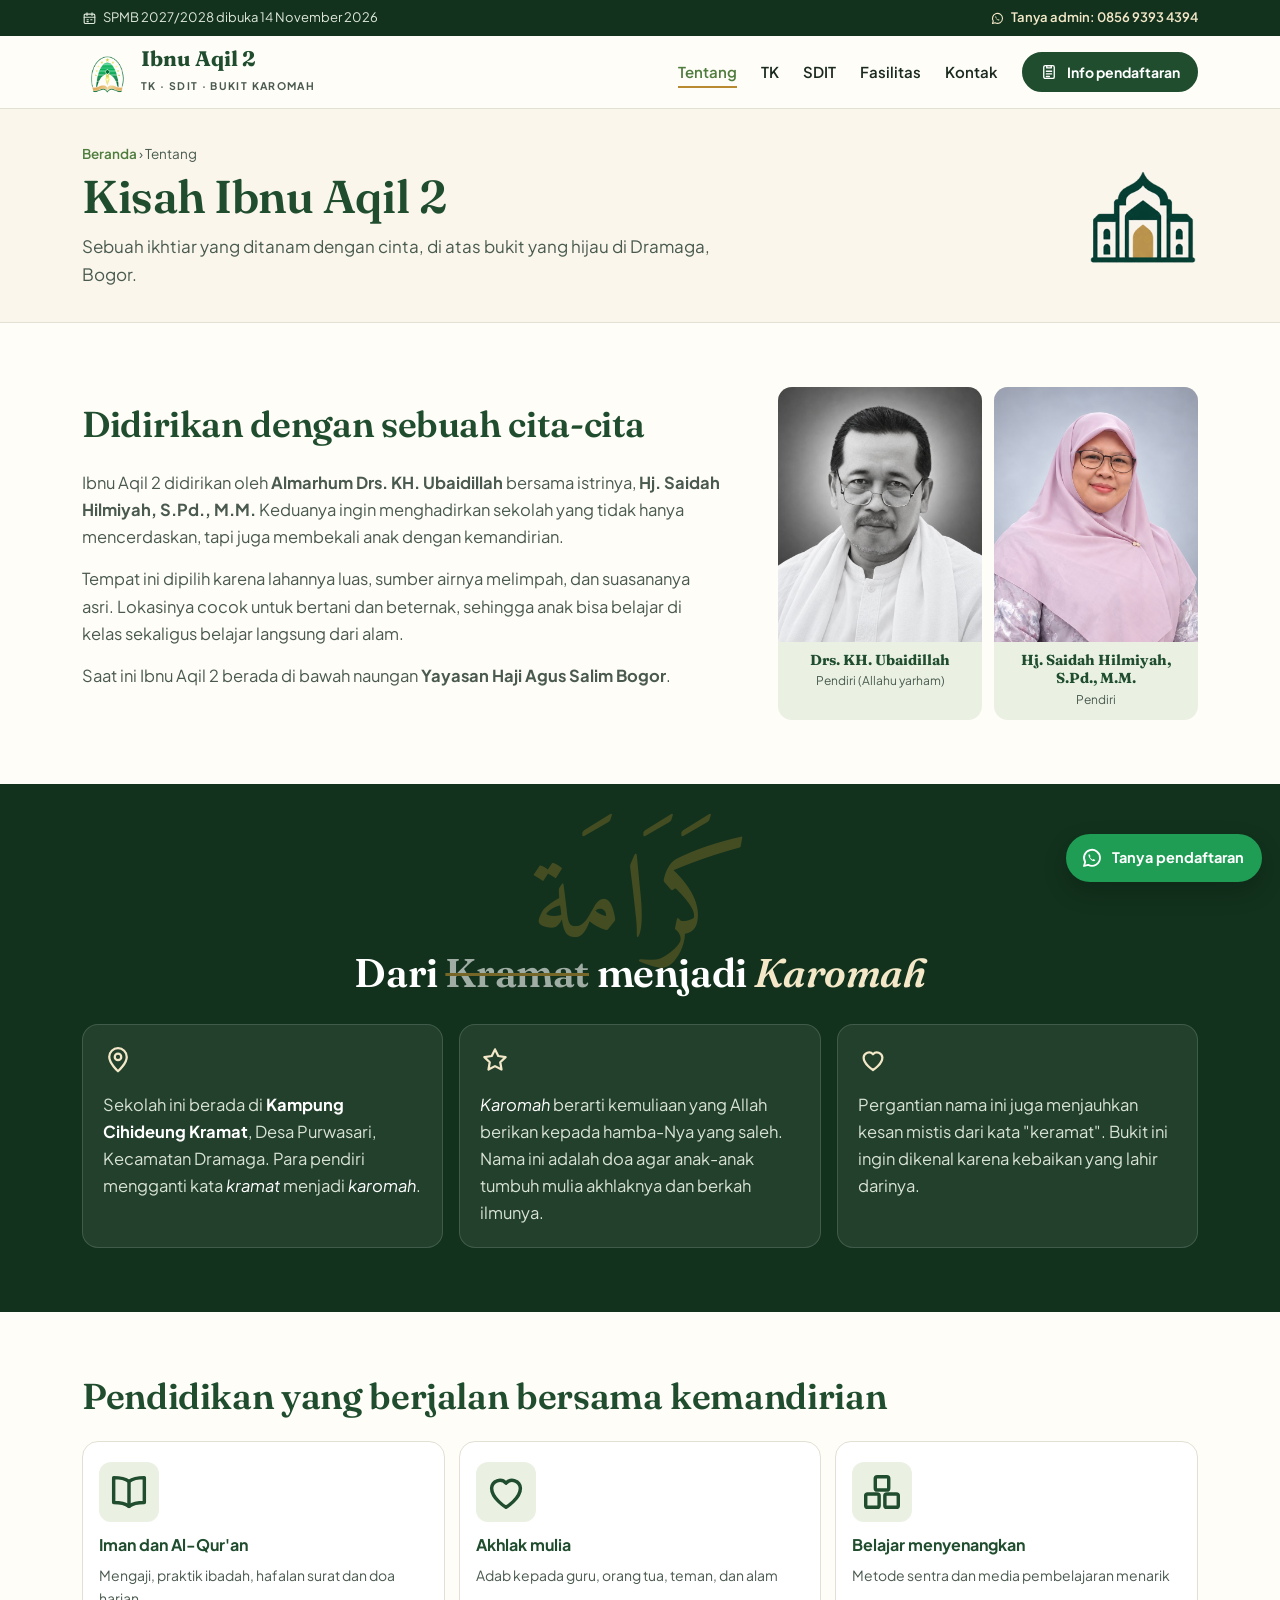
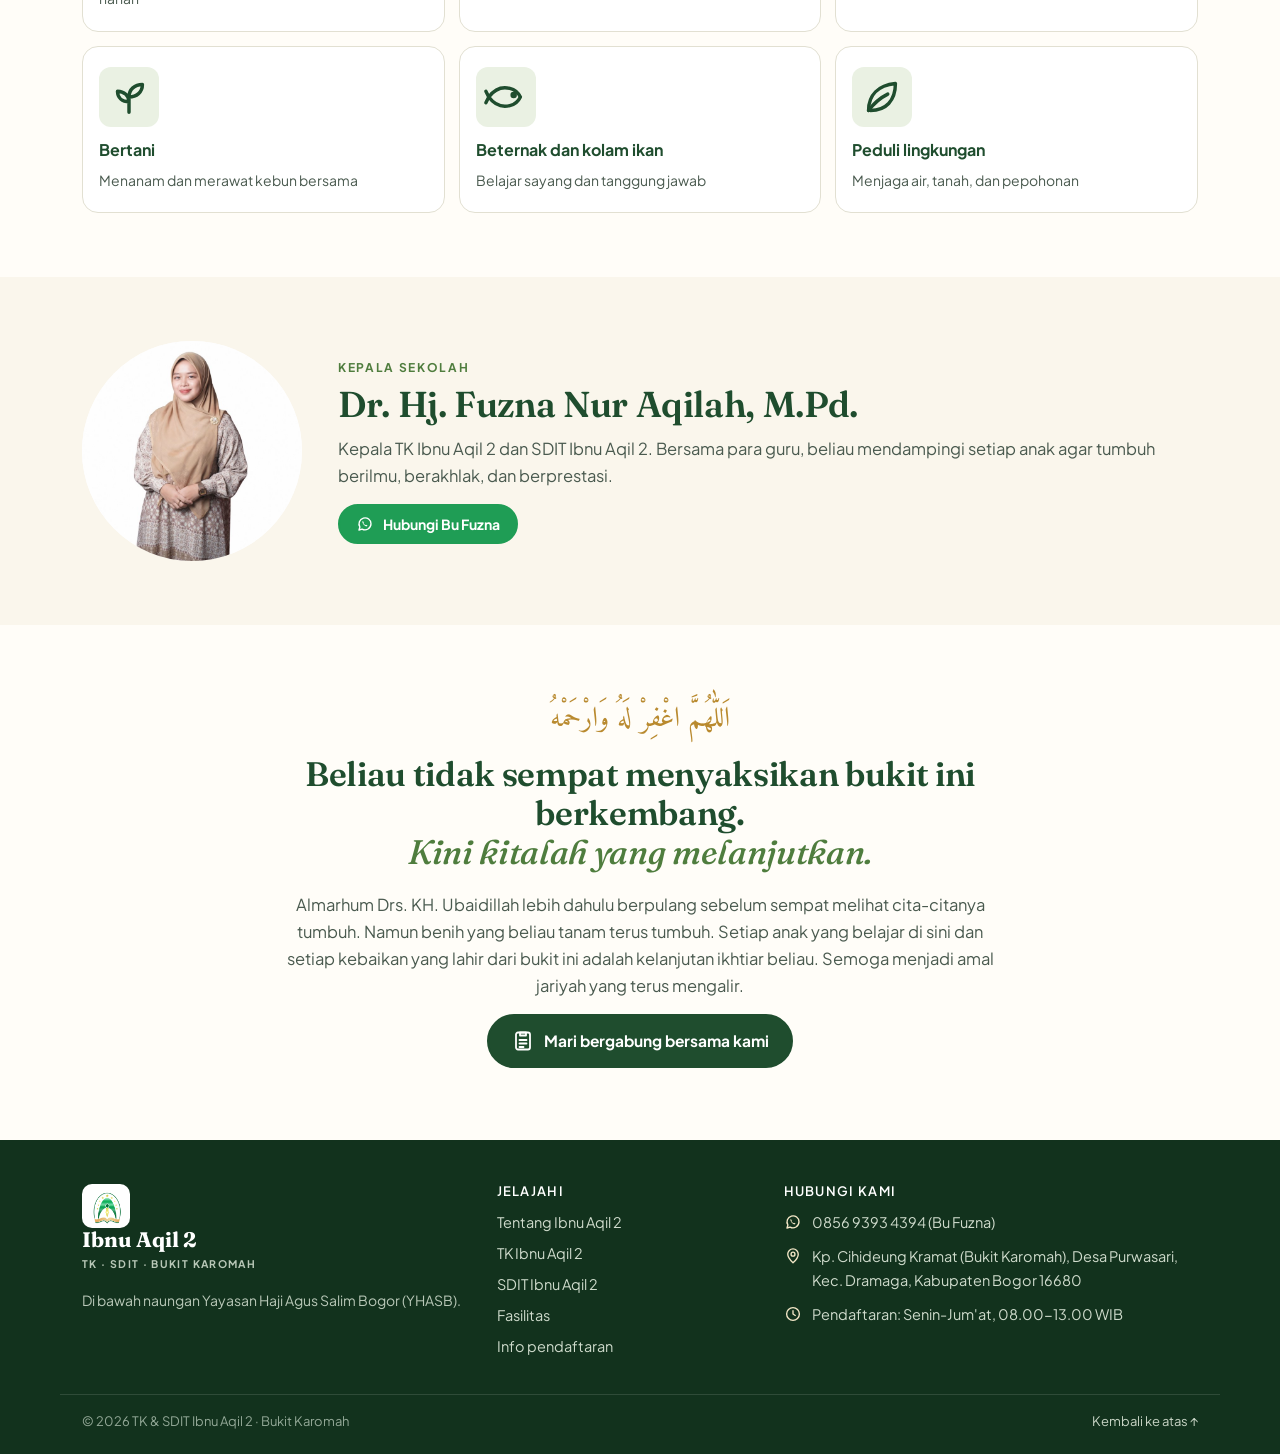
<file: tentang.html>
<!DOCTYPE html>
<html lang="id">
<head>
<meta charset="utf-8">
<meta name="viewport" content="width=device-width, initial-scale=1">
<title>Tentang Ibnu Aqil 2 · Kisah Bukit Karomah</title>
<meta name="description" content="Kisah berdirinya Ibnu Aqil 2 oleh Almarhum Drs. KH. Ubaidillah dan Hj. Saidah Hilmiyah, S.Pd., M.M., serta makna nama Bukit Karomah.">
<meta name="theme-color" content="#1f4d2e">
<link rel="canonical" href="https://tk-sd.ibnuaqileducationcenter.id/tentang.html">
<meta property="og:type" content="website">
<meta property="og:url" content="https://tk-sd.ibnuaqileducationcenter.id/tentang.html">
<meta property="og:title" content="Tentang Ibnu Aqil 2 · Kisah Bukit Karomah">
<meta property="og:description" content="Kisah berdirinya Ibnu Aqil 2 oleh Almarhum Drs. KH. Ubaidillah dan Hj. Saidah Hilmiyah, S.Pd., M.M., serta makna nama Bukit Karomah.">
<meta property="og:image" content="https://tk-sd.ibnuaqileducationcenter.id/assets/foto/04-halaman-sekolah.jpg">
<link rel="icon" type="image/png" href="assets/img/favicon.png">
<link rel="preconnect" href="https://fonts.googleapis.com">
<link rel="preconnect" href="https://fonts.gstatic.com" crossorigin>
<link href="https://fonts.googleapis.com/css2?family=Fraunces:ital,opsz,wght@0,9..144,500;0,9..144,600;1,9..144,500&family=Plus+Jakarta+Sans:wght@400;500;600;700&family=Amiri:wght@400;700&display=swap" rel="stylesheet">
<link rel="stylesheet" href="assets/css/style.css">
<script src="assets/js/main.js" defer></script>
</head>
<body>
<a class="skip-link" href="#utama">Lewati ke konten</a>
<div class="topline"><div class="container"><span><svg class="ic" viewBox="0 0 24 24" width="15" height="15" fill="none" stroke="currentColor" stroke-width="1.8" stroke-linecap="round" stroke-linejoin="round" aria-hidden="true"><rect x="3.5" y="5" width="17" height="15" rx="2"/><path d="M3.5 10h17M8 3v4M16 3v4M8 14h2M14 14h2M8 17h2"/></svg> SPMB 2027/2028 dibuka 14 November 2026</span><a href="https://wa.me/6285693934394?text=Assalamu%27alaikum%2C%20saya%20ingin%20bertanya%20tentang%20pendaftaran%20di%20TK/SDIT%20Ibnu%20Aqil%202." target="_blank" rel="noopener"><svg class="ic" viewBox="0 0 24 24" width="15" height="15" fill="none" stroke="currentColor" stroke-width="1.8" stroke-linecap="round" stroke-linejoin="round" aria-hidden="true"><path d="M20 11.8a8 8 0 0 1-11.9 7L4 20l1.2-4A8 8 0 1 1 20 11.8Z"/><path d="M8.6 8.4c-.6 1.8 1.8 5.6 4.7 6.7 1.1.4 2-.8 2-1.1l-2-1-.7.7c-1.2-.7-2.2-1.6-2.7-2.7l.6-.7-1-2Z" fill="currentColor" stroke="none"/></svg> Tanya admin: 0856 9393 4394</a></div></div>
<header class="site-header">
  <div class="container header-inner">
    <a class="brand" href="index.html" aria-label="Ibnu Aqil 2, beranda">
      <img src="assets/img/logo-yhasb.png" alt="Logo Yayasan Haji Agus Salim Bogor" width="48" height="43">
      <span class="brand-text"><strong>Ibnu Aqil 2</strong><small>TK · SDIT · Bukit Karomah</small></span>
    </a>
    <button class="menu-toggle" aria-expanded="false" aria-controls="nav-utama" aria-label="Buka menu"><span></span><span></span><span></span></button>
    <nav class="primary-nav" id="nav-utama" aria-label="Navigasi utama">
      <a href="tentang.html" aria-current="page">Tentang</a><a href="tk.html">TK</a><a href="sdit.html">SDIT</a><a href="fasilitas.html">Fasilitas</a><a href="kontak.html">Kontak</a>
      <a class="btn btn-small" href="pendaftaran.html"><svg class="ic" viewBox="0 0 24 24" width="18" height="18" fill="none" stroke="currentColor" stroke-width="1.8" stroke-linecap="round" stroke-linejoin="round" aria-hidden="true"><rect x="5" y="3.5" width="14" height="17" rx="2"/><path d="M9 3.5h6v3H9zM8.5 11h7M8.5 14.5h7M8.5 18h4"/></svg> Info pendaftaran</a>
    </nav>
  </div>
</header>
<main id="utama">
<section class="page-head"><div class="container page-head-inner"><div>
<nav class="crumb" aria-label="Lokasi halaman"><a href="index.html">Beranda</a> <span aria-hidden="true">›</span> <span>Tentang</span></nav>
<h1>Kisah Ibnu Aqil 2</h1><p>Sebuah ikhtiar yang ditanam dengan cinta, di atas bukit yang hijau di Dramaga, Bogor.</p></div><img class="ph-ikon" src="assets/ikon/sekolah.png" alt="" width="120" height="120"></div></section>
<section class="section">
  <div class="container story">
    <div class="story-copy">
      <h2 class="title">Didirikan dengan sebuah cita-cita</h2>
      <p>Ibnu Aqil 2 didirikan oleh <strong>Almarhum Drs. KH. Ubaidillah</strong> bersama istrinya, <strong>Hj. Saidah Hilmiyah, S.Pd., M.M.</strong> Keduanya ingin menghadirkan sekolah yang tidak hanya mencerdaskan, tapi juga membekali anak dengan kemandirian.</p>
      <p>Tempat ini dipilih karena lahannya luas, sumber airnya melimpah, dan suasananya asri. Lokasinya cocok untuk bertani dan beternak, sehingga anak bisa belajar di kelas sekaligus belajar langsung dari alam.</p>
      <p>Saat ini Ibnu Aqil 2 berada di bawah naungan <strong>Yayasan Haji Agus Salim Bogor</strong>.</p>
    </div>
    <div class="founders founders-story">
  <figure class="founder zoom"><img src="assets/foto/pendiri-kh-ubaidillah.jpg" alt="Almarhum Drs. KH. Ubaidillah" width="700" height="875" data-zoom><figcaption><strong>Drs. KH. Ubaidillah</strong><span>Pendiri (Allahu yarham)</span></figcaption></figure>
  <figure class="founder zoom"><img src="assets/foto/pendiri-hj-saidah-hilmiyah.jpg" alt="Hj. Saidah Hilmiyah, S.Pd., M.M." width="700" height="875" data-zoom><figcaption><strong>Hj. Saidah Hilmiyah, S.Pd., M.M.</strong><span>Pendiri</span></figcaption></figure>
</div>
  </div>
</section>

<section class="section karomah">
  <div class="container karomah-inner">
    <div class="arabic" aria-hidden="true">كَرَامَة</div>
    <h2>Dari <span class="strike">Kramat</span> menjadi <em>Karomah</em></h2>
    <div class="karomah-cols">
      <div><svg class="ic" viewBox="0 0 24 24" width="30" height="30" fill="none" stroke="currentColor" stroke-width="1.8" stroke-linecap="round" stroke-linejoin="round" aria-hidden="true"><path d="M12 21s-7-6.2-7-11.5a7 7 0 0 1 14 0C19 14.8 12 21 12 21Z"/><circle cx="12" cy="9.5" r="2.6"/></svg><p>Sekolah ini berada di <strong>Kampung Cihideung Kramat</strong>, Desa Purwasari, Kecamatan Dramaga. Para pendiri mengganti kata <em>kramat</em> menjadi <em>karomah</em>.</p></div>
      <div><svg class="ic" viewBox="0 0 24 24" width="30" height="30" fill="none" stroke="currentColor" stroke-width="1.8" stroke-linecap="round" stroke-linejoin="round" aria-hidden="true"><path d="m12 3.5 2.6 5.3 5.9.9-4.3 4.1 1 5.8-5.2-2.7-5.2 2.7 1-5.8-4.3-4.1 5.9-.9Z"/></svg><p><em>Karomah</em> berarti kemuliaan yang Allah berikan kepada hamba-Nya yang saleh. Nama ini adalah doa agar anak-anak tumbuh mulia akhlaknya dan berkah ilmunya.</p></div>
      <div><svg class="ic" viewBox="0 0 24 24" width="30" height="30" fill="none" stroke="currentColor" stroke-width="1.8" stroke-linecap="round" stroke-linejoin="round" aria-hidden="true"><path d="M12 20s-7.5-4.6-7.5-10A4.3 4.3 0 0 1 12 7.4 4.3 4.3 0 0 1 19.5 10C19.5 15.4 12 20 12 20Z"/></svg><p>Pergantian nama ini juga menjauhkan kesan mistis dari kata "keramat". Bukit ini ingin dikenal karena kebaikan yang lahir darinya.</p></div>
    </div>
  </div>
</section>

<section class="section">
  <div class="container">
    <h2 class="title">Pendidikan yang berjalan bersama kemandirian</h2>
    <ul class="reasons reasons-3">
      <li><svg class="ic" viewBox="0 0 24 24" width="32" height="32" fill="none" stroke="currentColor" stroke-width="1.8" stroke-linecap="round" stroke-linejoin="round" aria-hidden="true"><path d="M12 6.5C10 5 7.5 4.5 4 4.5v13c3.5 0 6 .5 8 2 2-1.5 4.5-2 8-2v-13c-3.5 0-6 .5-8 2Z"/><path d="M12 6.5v13"/></svg><strong>Iman dan Al-Qur'an</strong><span>Mengaji, praktik ibadah, hafalan surat dan doa harian</span></li>
      <li><svg class="ic" viewBox="0 0 24 24" width="32" height="32" fill="none" stroke="currentColor" stroke-width="1.8" stroke-linecap="round" stroke-linejoin="round" aria-hidden="true"><path d="M12 20s-7.5-4.6-7.5-10A4.3 4.3 0 0 1 12 7.4 4.3 4.3 0 0 1 19.5 10C19.5 15.4 12 20 12 20Z"/></svg><strong>Akhlak mulia</strong><span>Adab kepada guru, orang tua, teman, dan alam</span></li>
      <li><svg class="ic" viewBox="0 0 24 24" width="32" height="32" fill="none" stroke="currentColor" stroke-width="1.8" stroke-linecap="round" stroke-linejoin="round" aria-hidden="true"><rect x="3.5" y="13" width="7" height="7" rx="1"/><rect x="13.5" y="13" width="7" height="7" rx="1"/><rect x="8.5" y="4" width="7" height="7" rx="1"/></svg><strong>Belajar menyenangkan</strong><span>Metode sentra dan media pembelajaran menarik</span></li>
      <li><svg class="ic" viewBox="0 0 24 24" width="32" height="32" fill="none" stroke="currentColor" stroke-width="1.8" stroke-linecap="round" stroke-linejoin="round" aria-hidden="true"><path d="M12 20v-8M12 12c0-4 3-6.5 7-6.5 0 4-3 6.5-7 6.5ZM12 14.5c0-3-2.5-5.5-6-5.5 0 3.5 2.5 5.5 6 5.5Z"/></svg><strong>Bertani</strong><span>Menanam dan merawat kebun bersama</span></li>
      <li><svg class="ic" viewBox="0 0 24 24" width="32" height="32" fill="none" stroke="currentColor" stroke-width="1.8" stroke-linecap="round" stroke-linejoin="round" aria-hidden="true"><path d="M3 12c3-4 7-5.5 11-4.5 2.5.6 4.5 2.4 5.5 4.5-1 2.1-3 3.9-5.5 4.5-4 1-8-.5-11-4.5Z"/><path d="M3 12 1.5 9M3 12l-1.5 3"/><circle cx="16" cy="11" r=".8" fill="currentColor"/></svg><strong>Beternak dan kolam ikan</strong><span>Belajar sayang dan tanggung jawab</span></li>
      <li><svg class="ic" viewBox="0 0 24 24" width="32" height="32" fill="none" stroke="currentColor" stroke-width="1.8" stroke-linecap="round" stroke-linejoin="round" aria-hidden="true"><path d="M5 19c0-8 5-13 14-14 0 9-5 14-13 14"/><path d="M5 19c3-4 6-6.5 10-8.5"/></svg><strong>Peduli lingkungan</strong><span>Menjaga air, tanah, dan pepohonan</span></li>
    </ul>
  </div>
</section>

<section class="section section-soft">
  <div class="container principal">
    <figure class="zoom principal-photo"><img src="assets/foto/kepsek-fuzna-nur-aqilah.jpg" alt="Dr. Hj. Fuzna Nur Aqilah, M.Pd." width="700" height="700" loading="lazy" data-zoom></figure>
    <div>
      <p class="eyebrow">Kepala Sekolah</p>
      <h2 class="title">Dr. Hj. Fuzna Nur Aqilah, M.Pd.</h2>
      <p>Kepala TK Ibnu Aqil 2 dan SDIT Ibnu Aqil 2. Bersama para guru, beliau mendampingi setiap anak agar tumbuh berilmu, berakhlak, dan berprestasi.</p>
      <a class="btn btn-wa btn-small" href="https://wa.me/6285693934394?text=Assalamualaikum%20Bu%20Fuzna%2C%20saya%20ingin%20bertanya%20tentang%20TK/SDIT%20Ibnu%20Aqil%202." target="_blank" rel="noopener"><svg class="ic" viewBox="0 0 24 24" width="18" height="18" fill="none" stroke="currentColor" stroke-width="1.8" stroke-linecap="round" stroke-linejoin="round" aria-hidden="true"><path d="M20 11.8a8 8 0 0 1-11.9 7L4 20l1.2-4A8 8 0 1 1 20 11.8Z"/><path d="M8.6 8.4c-.6 1.8 1.8 5.6 4.7 6.7 1.1.4 2-.8 2-1.1l-2-1-.7.7c-1.2-.7-2.2-1.6-2.7-2.7l.6-.7-1-2Z" fill="currentColor" stroke="none"/></svg> Hubungi Bu Fuzna</a>
    </div>
  </div>
</section>

<section class="legacy">
  <div class="container legacy-inner">
    <p class="arabic-small" aria-hidden="true">اَللّٰهُمَّ اغْفِرْ لَهُ وَارْحَمْهُ</p>
    <h2>Beliau tidak sempat menyaksikan bukit ini berkembang.<br><em>Kini kitalah yang melanjutkan.</em></h2>
    <p>Almarhum Drs. KH. Ubaidillah lebih dahulu berpulang sebelum sempat melihat cita-citanya tumbuh. Namun benih yang beliau tanam terus tumbuh. Setiap anak yang belajar di sini dan setiap kebaikan yang lahir dari bukit ini adalah kelanjutan ikhtiar beliau. Semoga menjadi amal jariyah yang terus mengalir.</p>
    <a class="btn" href="pendaftaran.html"><svg class="ic" viewBox="0 0 24 24" width="24" height="24" fill="none" stroke="currentColor" stroke-width="1.8" stroke-linecap="round" stroke-linejoin="round" aria-hidden="true"><rect x="5" y="3.5" width="14" height="17" rx="2"/><path d="M9 3.5h6v3H9zM8.5 11h7M8.5 14.5h7M8.5 18h4"/></svg> Mari bergabung bersama kami</a>
  </div>
</section>

</main>
<footer class="site-footer">
  <div class="container footer-main">
    <div class="footer-brand">
      <a class="brand brand-light" href="index.html"><img src="assets/img/logo-yhasb.png" alt="Logo Yayasan Haji Agus Salim Bogor" width="48" height="43"><span class="brand-text"><strong>Ibnu Aqil 2</strong><small>TK · SDIT · Bukit Karomah</small></span></a>
      <p>Di bawah naungan Yayasan Haji Agus Salim Bogor (YHASB).</p>
    </div>
    <div><h2>Jelajahi</h2><a href="tentang.html">Tentang Ibnu Aqil 2</a><a href="tk.html">TK Ibnu Aqil 2</a><a href="sdit.html">SDIT Ibnu Aqil 2</a><a href="fasilitas.html">Fasilitas</a><a href="pendaftaran.html">Info pendaftaran</a></div>
    <div><h2>Hubungi kami</h2>
      <ul class="foot-list">
        <li><svg class="ic" viewBox="0 0 24 24" width="18" height="18" fill="none" stroke="currentColor" stroke-width="1.8" stroke-linecap="round" stroke-linejoin="round" aria-hidden="true"><path d="M20 11.8a8 8 0 0 1-11.9 7L4 20l1.2-4A8 8 0 1 1 20 11.8Z"/><path d="M8.6 8.4c-.6 1.8 1.8 5.6 4.7 6.7 1.1.4 2-.8 2-1.1l-2-1-.7.7c-1.2-.7-2.2-1.6-2.7-2.7l.6-.7-1-2Z" fill="currentColor" stroke="none"/></svg><a href="https://wa.me/6285693934394?text=Assalamu%27alaikum%2C%20saya%20ingin%20bertanya%20tentang%20pendaftaran%20di%20TK/SDIT%20Ibnu%20Aqil%202." target="_blank" rel="noopener">0856 9393 4394 (Bu Fuzna)</a></li>
        <li><svg class="ic" viewBox="0 0 24 24" width="18" height="18" fill="none" stroke="currentColor" stroke-width="1.8" stroke-linecap="round" stroke-linejoin="round" aria-hidden="true"><path d="M12 21s-7-6.2-7-11.5a7 7 0 0 1 14 0C19 14.8 12 21 12 21Z"/><circle cx="12" cy="9.5" r="2.6"/></svg><a href="https://share.google/VIJD6dRZKIfdeL0yL" target="_blank" rel="noopener">Kp. Cihideung Kramat (Bukit Karomah), Desa Purwasari, Kec. Dramaga, Kabupaten Bogor 16680</a></li>
        <li><svg class="ic" viewBox="0 0 24 24" width="18" height="18" fill="none" stroke="currentColor" stroke-width="1.8" stroke-linecap="round" stroke-linejoin="round" aria-hidden="true"><circle cx="12" cy="12" r="8.5"/><path d="M12 7.5V12l3 2"/></svg><span>Pendaftaran: Senin-Jum'at, 08.00-13.00 WIB</span></li>
      </ul>
    </div>
  </div>
  <div class="container footer-bottom"><span>© <span id="tahun">2026</span> TK &amp; SDIT Ibnu Aqil 2 · Bukit Karomah</span><a href="#utama">Kembali ke atas ↑</a></div>
</footer>
<nav class="bottom-nav" aria-label="Menu cepat"><a href="index.html"><svg class="ic" viewBox="0 0 24 24" width="24" height="24" fill="none" stroke="currentColor" stroke-width="1.8" stroke-linecap="round" stroke-linejoin="round" aria-hidden="true"><path d="m4 11 8-7 8 7"/><path d="M6 9.5V20h4.5v-5.5h3V20H18V9.5"/></svg><span>Beranda</span></a><a href="tentang.html" aria-current="page"><svg class="ic" viewBox="0 0 24 24" width="24" height="24" fill="none" stroke="currentColor" stroke-width="1.8" stroke-linecap="round" stroke-linejoin="round" aria-hidden="true"><circle cx="12" cy="12" r="8.5"/><path d="M12 11v5.5"/><circle cx="12" cy="7.8" r=".9" fill="currentColor"/></svg><span>Tentang</span></a><a class="bn-wa" href="https://wa.me/6285693934394?text=Assalamu%27alaikum%2C%20saya%20ingin%20bertanya%20tentang%20pendaftaran%20di%20TK/SDIT%20Ibnu%20Aqil%202." target="_blank" rel="noopener"><svg class="ic" viewBox="0 0 24 24" width="24" height="24" fill="none" stroke="currentColor" stroke-width="1.8" stroke-linecap="round" stroke-linejoin="round" aria-hidden="true"><path d="M20 11.8a8 8 0 0 1-11.9 7L4 20l1.2-4A8 8 0 1 1 20 11.8Z"/><path d="M8.6 8.4c-.6 1.8 1.8 5.6 4.7 6.7 1.1.4 2-.8 2-1.1l-2-1-.7.7c-1.2-.7-2.2-1.6-2.7-2.7l.6-.7-1-2Z" fill="currentColor" stroke="none"/></svg><span>WhatsApp</span></a><a href="pendaftaran.html"><svg class="ic" viewBox="0 0 24 24" width="24" height="24" fill="none" stroke="currentColor" stroke-width="1.8" stroke-linecap="round" stroke-linejoin="round" aria-hidden="true"><rect x="5" y="3.5" width="14" height="17" rx="2"/><path d="M9 3.5h6v3H9zM8.5 11h7M8.5 14.5h7M8.5 18h4"/></svg><span>Daftar</span></a><a href="https://share.google/VIJD6dRZKIfdeL0yL" target="_blank" rel="noopener"><svg class="ic" viewBox="0 0 24 24" width="24" height="24" fill="none" stroke="currentColor" stroke-width="1.8" stroke-linecap="round" stroke-linejoin="round" aria-hidden="true"><path d="M12 21s-7-6.2-7-11.5a7 7 0 0 1 14 0C19 14.8 12 21 12 21Z"/><circle cx="12" cy="9.5" r="2.6"/></svg><span>Lokasi</span></a></nav>
<a class="wa-float" href="https://wa.me/6285693934394?text=Assalamu%27alaikum%2C%20saya%20ingin%20bertanya%20tentang%20pendaftaran%20di%20TK/SDIT%20Ibnu%20Aqil%202." target="_blank" rel="noopener" aria-label="Tanya pendaftaran lewat WhatsApp"><svg class="ic" viewBox="0 0 24 24" width="24" height="24" fill="none" stroke="currentColor" stroke-width="1.8" stroke-linecap="round" stroke-linejoin="round" aria-hidden="true"><path d="M20 11.8a8 8 0 0 1-11.9 7L4 20l1.2-4A8 8 0 1 1 20 11.8Z"/><path d="M8.6 8.4c-.6 1.8 1.8 5.6 4.7 6.7 1.1.4 2-.8 2-1.1l-2-1-.7.7c-1.2-.7-2.2-1.6-2.7-2.7l.6-.7-1-2Z" fill="currentColor" stroke="none"/></svg><span>Tanya pendaftaran</span></a>
</body>
</html>
</file>
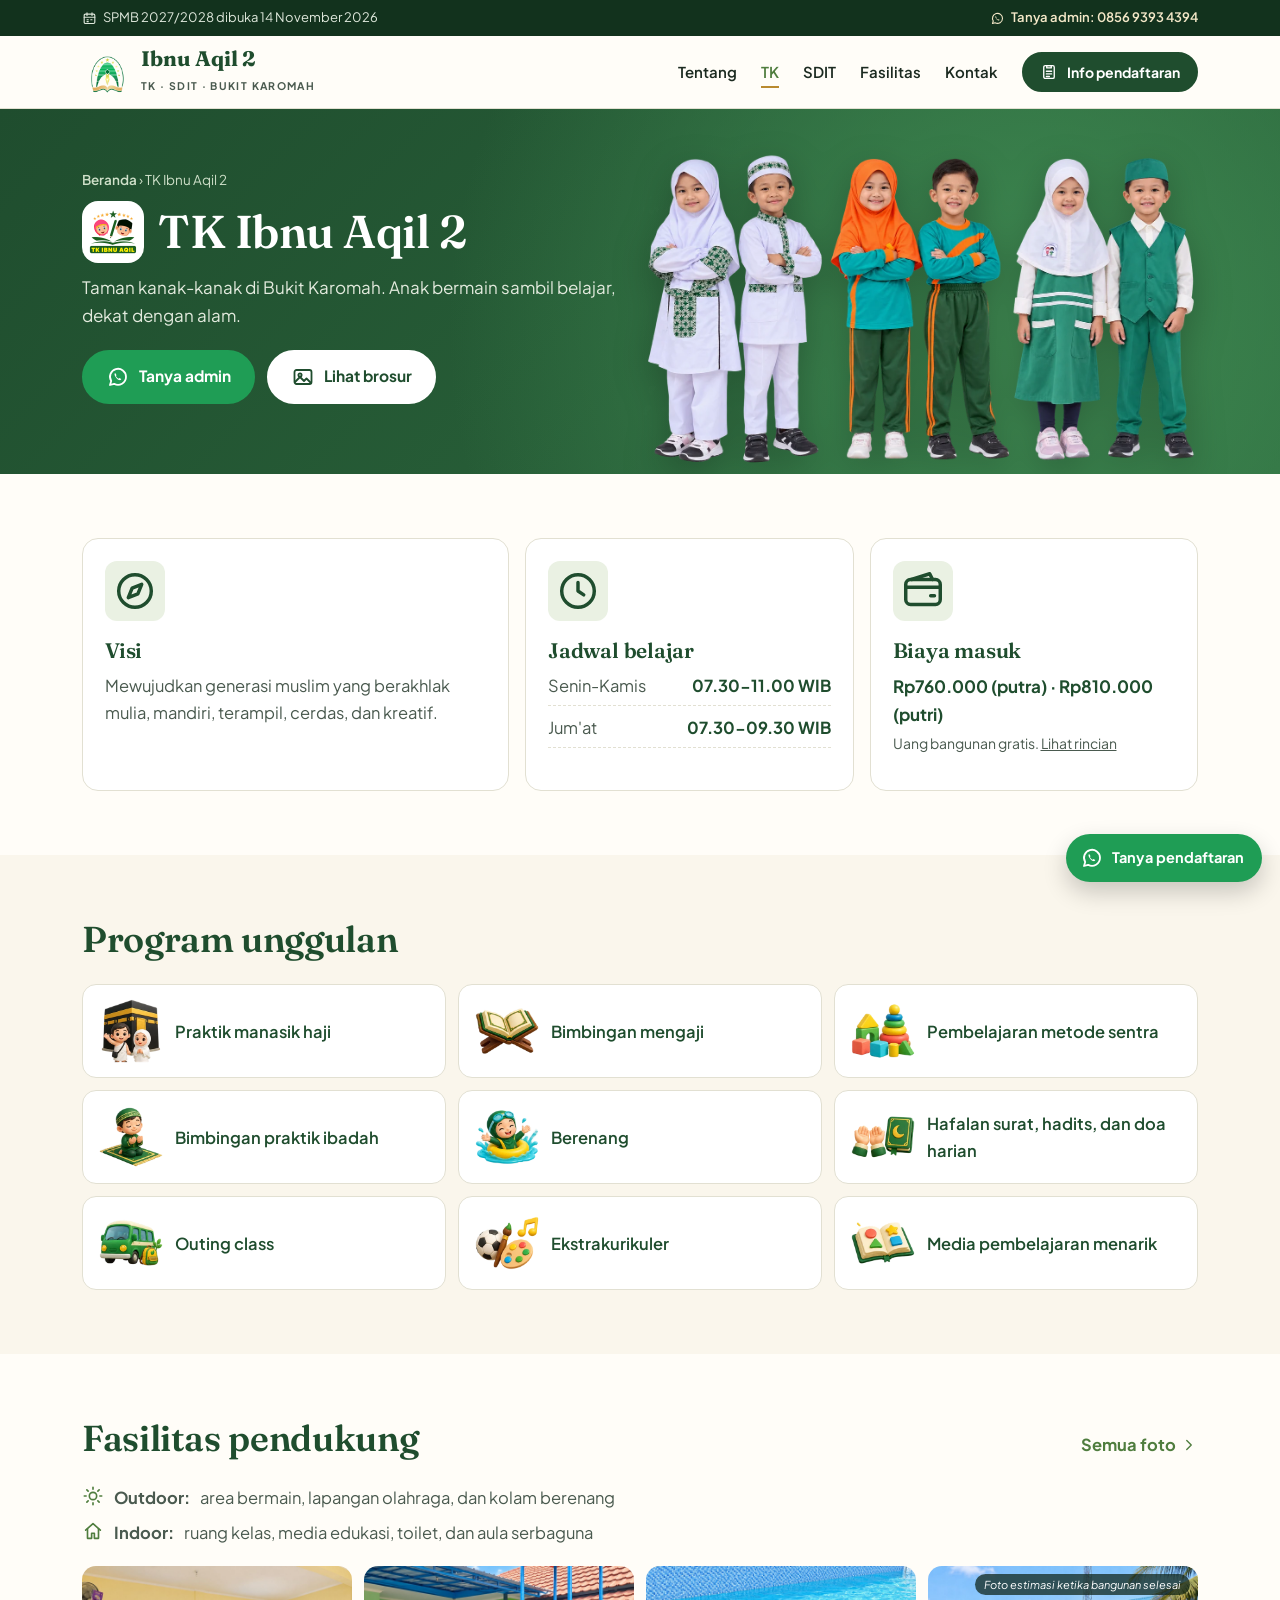
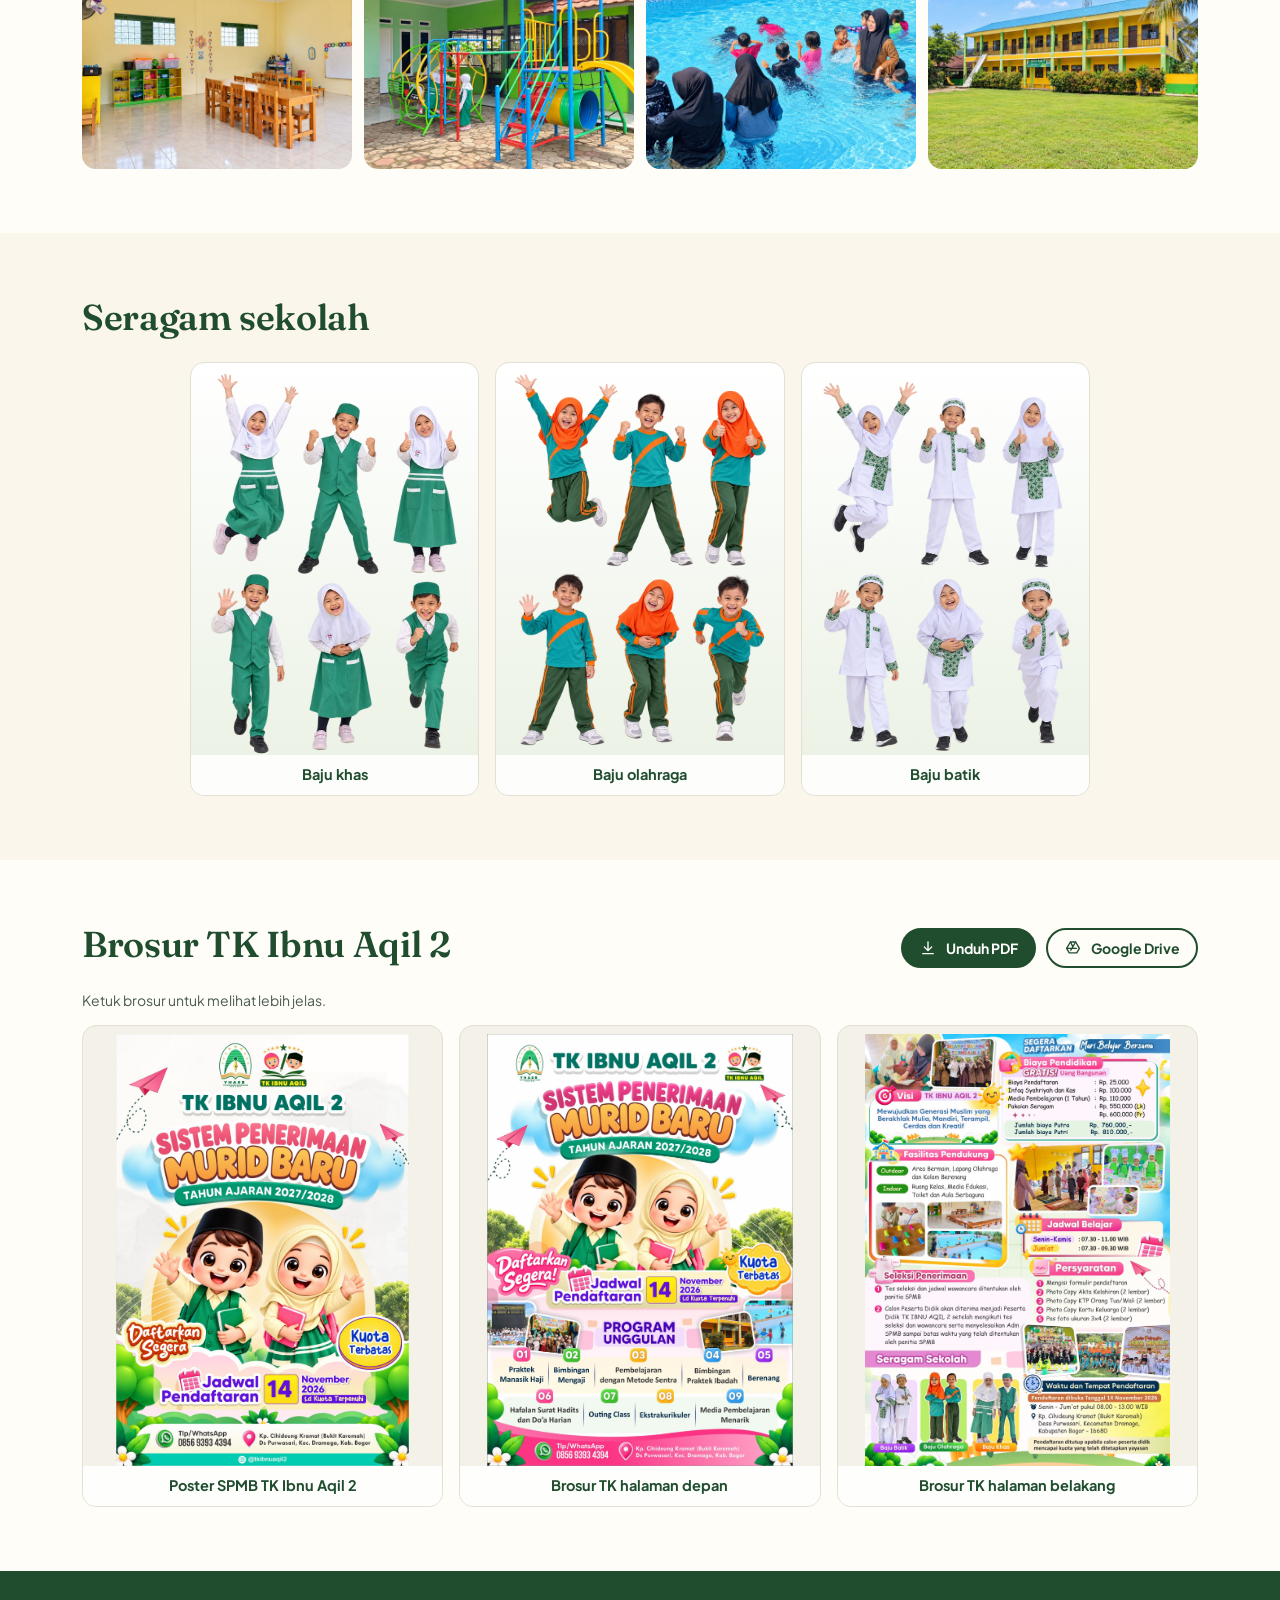
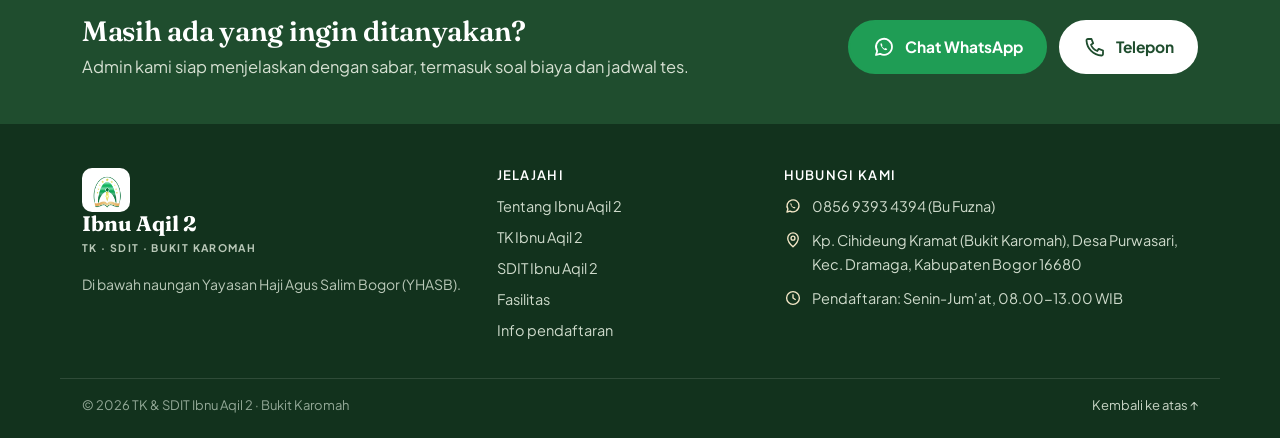
<file: tk.html>
<!DOCTYPE html>
<html lang="id">
<head>
<meta charset="utf-8">
<meta name="viewport" content="width=device-width, initial-scale=1">
<title>TK Ibnu Aqil 2 · Bukit Karomah, Dramaga, Bogor</title>
<meta name="description" content="TK Ibnu Aqil 2: Taman kanak-kanak di Bukit Karomah. Anak bermain sambil belajar, dekat dengan alam.">
<meta name="theme-color" content="#1f4d2e">
<link rel="canonical" href="https://tk-sd.ibnuaqileducationcenter.id/tk.html">
<meta property="og:type" content="website">
<meta property="og:url" content="https://tk-sd.ibnuaqileducationcenter.id/tk.html">
<meta property="og:title" content="TK Ibnu Aqil 2 · Bukit Karomah, Dramaga, Bogor">
<meta property="og:description" content="TK Ibnu Aqil 2: Taman kanak-kanak di Bukit Karomah. Anak bermain sambil belajar, dekat dengan alam.">
<meta property="og:image" content="https://tk-sd.ibnuaqileducationcenter.id/assets/foto/04-halaman-sekolah.jpg">
<link rel="icon" type="image/png" href="assets/img/favicon.png">
<link rel="preconnect" href="https://fonts.googleapis.com">
<link rel="preconnect" href="https://fonts.gstatic.com" crossorigin>
<link href="https://fonts.googleapis.com/css2?family=Fraunces:ital,opsz,wght@0,9..144,500;0,9..144,600;1,9..144,500&family=Plus+Jakarta+Sans:wght@400;500;600;700&family=Amiri:wght@400;700&display=swap" rel="stylesheet">
<link rel="stylesheet" href="assets/css/style.css">
<script src="assets/js/main.js" defer></script>
</head>
<body>
<a class="skip-link" href="#utama">Lewati ke konten</a>
<div class="topline"><div class="container"><span><svg class="ic" viewBox="0 0 24 24" width="15" height="15" fill="none" stroke="currentColor" stroke-width="1.8" stroke-linecap="round" stroke-linejoin="round" aria-hidden="true"><rect x="3.5" y="5" width="17" height="15" rx="2"/><path d="M3.5 10h17M8 3v4M16 3v4M8 14h2M14 14h2M8 17h2"/></svg> SPMB 2027/2028 dibuka 14 November 2026</span><a href="https://wa.me/6285693934394?text=Assalamu%27alaikum%2C%20saya%20ingin%20bertanya%20tentang%20pendaftaran%20di%20TK/SDIT%20Ibnu%20Aqil%202." target="_blank" rel="noopener"><svg class="ic" viewBox="0 0 24 24" width="15" height="15" fill="none" stroke="currentColor" stroke-width="1.8" stroke-linecap="round" stroke-linejoin="round" aria-hidden="true"><path d="M20 11.8a8 8 0 0 1-11.9 7L4 20l1.2-4A8 8 0 1 1 20 11.8Z"/><path d="M8.6 8.4c-.6 1.8 1.8 5.6 4.7 6.7 1.1.4 2-.8 2-1.1l-2-1-.7.7c-1.2-.7-2.2-1.6-2.7-2.7l.6-.7-1-2Z" fill="currentColor" stroke="none"/></svg> Tanya admin: 0856 9393 4394</a></div></div>
<header class="site-header">
  <div class="container header-inner">
    <a class="brand" href="index.html" aria-label="Ibnu Aqil 2, beranda">
      <img src="assets/img/logo-yhasb.png" alt="Logo Yayasan Haji Agus Salim Bogor" width="48" height="43">
      <span class="brand-text"><strong>Ibnu Aqil 2</strong><small>TK · SDIT · Bukit Karomah</small></span>
    </a>
    <button class="menu-toggle" aria-expanded="false" aria-controls="nav-utama" aria-label="Buka menu"><span></span><span></span><span></span></button>
    <nav class="primary-nav" id="nav-utama" aria-label="Navigasi utama">
      <a href="tentang.html">Tentang</a><a href="tk.html" aria-current="page">TK</a><a href="sdit.html">SDIT</a><a href="fasilitas.html">Fasilitas</a><a href="kontak.html">Kontak</a>
      <a class="btn btn-small" href="pendaftaran.html"><svg class="ic" viewBox="0 0 24 24" width="18" height="18" fill="none" stroke="currentColor" stroke-width="1.8" stroke-linecap="round" stroke-linejoin="round" aria-hidden="true"><rect x="5" y="3.5" width="14" height="17" rx="2"/><path d="M9 3.5h6v3H9zM8.5 11h7M8.5 14.5h7M8.5 18h4"/></svg> Info pendaftaran</a>
    </nav>
  </div>
</header>
<main id="utama">

<section class="unit-head unit-head-tk"><div class="container unit-head-inner">
  <div class="unit-head-copy"><nav class="crumb" aria-label="Lokasi halaman"><a href="index.html">Beranda</a> <span aria-hidden="true">›</span> <span>TK Ibnu Aqil 2</span></nav>
  <div class="unit-title"><img class="unit-logo" src="assets/img/logo-tk-ibnu-aqil.png" alt="Logo TK Ibnu Aqil 2" width="120" height="120"><h1>TK Ibnu Aqil 2</h1></div>
  <p>Taman kanak-kanak di Bukit Karomah. Anak bermain sambil belajar, dekat dengan alam.</p>
  <div class="hero-actions"><a class="btn btn-wa" href="https://wa.me/6285693934394?text=Assalamualaikum%2C%20saya%20ingin%20bertanya%20tentang%20pendaftaran%20di%20TK%20Ibnu%20Aqil%202." target="_blank" rel="noopener"><svg class="ic" viewBox="0 0 24 24" width="24" height="24" fill="none" stroke="currentColor" stroke-width="1.8" stroke-linecap="round" stroke-linejoin="round" aria-hidden="true"><path d="M20 11.8a8 8 0 0 1-11.9 7L4 20l1.2-4A8 8 0 1 1 20 11.8Z"/><path d="M8.6 8.4c-.6 1.8 1.8 5.6 4.7 6.7 1.1.4 2-.8 2-1.1l-2-1-.7.7c-1.2-.7-2.2-1.6-2.7-2.7l.6-.7-1-2Z" fill="currentColor" stroke="none"/></svg> Tanya admin</a>
  <a class="btn btn-light" href="#brosur"><svg class="ic" viewBox="0 0 24 24" width="24" height="24" fill="none" stroke="currentColor" stroke-width="1.8" stroke-linecap="round" stroke-linejoin="round" aria-hidden="true"><rect x="3.5" y="5" width="17" height="14" rx="2"/><circle cx="9" cy="10" r="1.6"/><path d="m4 17 5-5 4 4 2.5-2.5L20 18"/></svg> Lihat brosur</a></div></div>
  <img class="unit-students" src="assets/siswa/tk-formal.webp" alt="Siswa TK Ibnu Aqil 2 dengan seragam sekolah" width="1300" height="775" fetchpriority="high">
</div></section>

<section class="section">
  <div class="container unit-grid">
    <div class="card visi"><svg class="ic" viewBox="0 0 24 24" width="30" height="30" fill="none" stroke="currentColor" stroke-width="1.8" stroke-linecap="round" stroke-linejoin="round" aria-hidden="true"><circle cx="12" cy="12" r="8.5"/><path d="m15.5 8.5-2 5-5 2 2-5Z"/></svg><h2>Visi</h2><p>Mewujudkan generasi muslim yang berakhlak mulia, mandiri, terampil, cerdas, dan kreatif.</p></div>
    <div class="card"><svg class="ic" viewBox="0 0 24 24" width="30" height="30" fill="none" stroke="currentColor" stroke-width="1.8" stroke-linecap="round" stroke-linejoin="round" aria-hidden="true"><circle cx="12" cy="12" r="8.5"/><path d="M12 7.5V12l3 2"/></svg><h2>Jadwal belajar</h2><dl class="schedule"><div><dt>Senin-Kamis</dt><dd>07.30-11.00 WIB</dd></div><div><dt>Jum'at</dt><dd>07.30-09.30 WIB</dd></div></dl></div>
    <div class="card"><svg class="ic" viewBox="0 0 24 24" width="30" height="30" fill="none" stroke="currentColor" stroke-width="1.8" stroke-linecap="round" stroke-linejoin="round" aria-hidden="true"><rect x="3" y="6" width="18" height="13" rx="2.5"/><path d="M3 10h18M16 14.5h2"/><path d="M6 6 15.5 3 17 6"/></svg><h2>Biaya masuk</h2><p class="big">Rp760.000 (putra) · Rp810.000 (putri)</p><p class="small">Uang bangunan gratis. <a href="pendaftaran.html#biaya">Lihat rincian</a></p></div>
  </div>
  <div class="container"></div>
</section>

<section class="section section-soft">
  <div class="container">
    <h2 class="title">Program unggulan</h2>
    <ul class="programs"><li><img src="assets/program/manasik.webp" alt="" width="64" height="64" loading="lazy"><span>Praktik manasik haji</span></li><li><img src="assets/program/mengaji.webp" alt="" width="64" height="64" loading="lazy"><span>Bimbingan mengaji</span></li><li><img src="assets/program/sentra.webp" alt="" width="64" height="64" loading="lazy"><span>Pembelajaran metode sentra</span></li><li><img src="assets/program/ibadah.webp" alt="" width="64" height="64" loading="lazy"><span>Bimbingan praktik ibadah</span></li><li><img src="assets/program/berenang.webp" alt="" width="64" height="64" loading="lazy"><span>Berenang</span></li><li><img src="assets/program/doa.webp" alt="" width="64" height="64" loading="lazy"><span>Hafalan surat, hadits, dan doa harian</span></li><li><img src="assets/program/outing.webp" alt="" width="64" height="64" loading="lazy"><span>Outing class</span></li><li><img src="assets/program/ekskul.webp" alt="" width="64" height="64" loading="lazy"><span>Ekstrakurikuler</span></li><li><img src="assets/program/media.webp" alt="" width="64" height="64" loading="lazy"><span>Media pembelajaran menarik</span></li></ul>
  </div>
</section>

<section class="section">
  <div class="container">
    <div class="head"><h2 class="title">Fasilitas pendukung</h2><a class="more" href="fasilitas.html">Semua foto <svg class="ic" viewBox="0 0 24 24" width="18" height="18" fill="none" stroke="currentColor" stroke-width="1.8" stroke-linecap="round" stroke-linejoin="round" aria-hidden="true"><path d="m9 6 6 6-6 6"/></svg></a></div>
    <div class="facts">
      <p><svg class="ic" viewBox="0 0 24 24" width="22" height="22" fill="none" stroke="currentColor" stroke-width="1.8" stroke-linecap="round" stroke-linejoin="round" aria-hidden="true"><circle cx="12" cy="12" r="4"/><path d="M12 2.5v2M12 19.5v2M2.5 12h2M19.5 12h2M5.3 5.3l1.4 1.4M17.3 17.3l1.4 1.4M5.3 18.7l1.4-1.4M17.3 6.7l1.4-1.4"/></svg> <b>Outdoor:</b> area bermain, lapangan olahraga, dan kolam berenang</p>
      <p><svg class="ic" viewBox="0 0 24 24" width="22" height="22" fill="none" stroke="currentColor" stroke-width="1.8" stroke-linecap="round" stroke-linejoin="round" aria-hidden="true"><path d="m4 11 8-7 8 7"/><path d="M6 9.5V20h4.5v-5.5h3V20H18V9.5"/></svg> <b>Indoor:</b> ruang kelas, media edukasi, toilet, dan aula serbaguna</p>
    </div>
    <div class="strip strip-4"><figure class="zoom "><img src="assets/foto/07-ruang-kelas.jpg" alt="Ruang kelas" width="1600" height="900" loading="lazy" data-zoom></figure><figure class="zoom "><img src="assets/foto/13-area-bermain-outdoor.jpg" alt="Area bermain outdoor" width="1600" height="900" loading="lazy" data-zoom></figure><figure class="zoom "><img src="assets/foto/12-kolam-berenang.jpg" alt="Kolam berenang" width="1600" height="900" loading="lazy" data-zoom></figure><figure class="zoom "><img src="assets/foto/05-gedung-tk-dan-sdit.jpg" alt="Gedung TK dan SDIT" width="1600" height="900" loading="lazy" data-zoom data-est="1"><span class="photo-note">Foto estimasi ketika bangunan selesai</span></figure></div>
  </div>
</section>

<section class="section section-soft">
  <div class="container">
    <h2 class="title">Seragam sekolah</h2>
    <div class="seragam seragam-3"><figure class="zoom seragam-item"><img src="assets/siswa/tk-seragam-formal.webp" alt="Siswa TK Ibnu Aqil 2 memakai baju khas" width="700" height="1050" loading="lazy" data-zoom><figcaption>Baju khas</figcaption></figure><figure class="zoom seragam-item"><img src="assets/siswa/tk-seragam-olahraga.webp" alt="Siswa TK Ibnu Aqil 2 memakai baju olahraga" width="700" height="1050" loading="lazy" data-zoom><figcaption>Baju olahraga</figcaption></figure><figure class="zoom seragam-item"><img src="assets/siswa/tk-seragam-putih.webp" alt="Siswa TK Ibnu Aqil 2 memakai baju batik" width="700" height="1050" loading="lazy" data-zoom><figcaption>Baju batik</figcaption></figure></div>
  </div>
</section>

<section class="section" id="brosur">
  <div class="container">
    <div class="head"><h2 class="title">Brosur TK Ibnu Aqil 2</h2>
    <div class="dl-actions"><a class="btn btn-small" href="assets/brosur/brosur-tk-ibnu-aqil-2.pdf" download><svg class="ic" viewBox="0 0 24 24" width="18" height="18" fill="none" stroke="currentColor" stroke-width="1.8" stroke-linecap="round" stroke-linejoin="round" aria-hidden="true"><path d="M12 4v11M7 10.5l5 5 5-5M5 19.5h14"/></svg> Unduh PDF</a>
    <a class="btn btn-small btn-outline" href="https://drive.google.com/drive/folders/1Q1IVCjDc2Mf_Pj50k4ff62XZ2u_joKuC?usp=drive_link" target="_blank" rel="noopener"><svg class="ic" viewBox="0 0 24 24" width="18" height="18" fill="none" stroke="currentColor" stroke-width="1.8" stroke-linecap="round" stroke-linejoin="round" aria-hidden="true"><path d="M8.5 4h7l5 8.5-3.5 6H7l-3.5-6Z"/><path d="M8.5 4 12 10.5M15.5 4 9 15M3.5 12.5h13"/></svg> Google Drive</a></div></div>
    <p class="small">Ketuk brosur untuk melihat lebih jelas.</p>
    <div class="brosur-show-grid brosur-show-3"><figure class="zoom brosur-show"><img src="assets/brosur/poster-spmb-tk-2027.jpg" alt="Poster SPMB TK Ibnu Aqil 2" width="1500" height="2000" loading="lazy" data-zoom><figcaption>Poster SPMB TK Ibnu Aqil 2</figcaption></figure><figure class="zoom brosur-show"><img src="assets/brosur/brosur-tk-depan-2026.jpg" alt="Brosur TK halaman depan" width="1500" height="2000" loading="lazy" data-zoom><figcaption>Brosur TK halaman depan</figcaption></figure><figure class="zoom brosur-show"><img src="assets/brosur/brosur-tk-belakang-2026.jpg" alt="Brosur TK halaman belakang" width="1500" height="2000" loading="lazy" data-zoom><figcaption>Brosur TK halaman belakang</figcaption></figure></div>
  </div>
</section>
<section class="cta-band"><div class="container cta-inner">
<div><h2>Masih ada yang ingin ditanyakan?</h2><p>Admin kami siap menjelaskan dengan sabar, termasuk soal biaya dan jadwal tes.</p></div>
<div class="cta-actions"><a class="btn btn-wa" href="https://wa.me/6285693934394?text=Assalamu%27alaikum%2C%20saya%20ingin%20bertanya%20tentang%20pendaftaran%20di%20TK/SDIT%20Ibnu%20Aqil%202." target="_blank" rel="noopener"><svg class="ic" viewBox="0 0 24 24" width="24" height="24" fill="none" stroke="currentColor" stroke-width="1.8" stroke-linecap="round" stroke-linejoin="round" aria-hidden="true"><path d="M20 11.8a8 8 0 0 1-11.9 7L4 20l1.2-4A8 8 0 1 1 20 11.8Z"/><path d="M8.6 8.4c-.6 1.8 1.8 5.6 4.7 6.7 1.1.4 2-.8 2-1.1l-2-1-.7.7c-1.2-.7-2.2-1.6-2.7-2.7l.6-.7-1-2Z" fill="currentColor" stroke="none"/></svg> Chat WhatsApp</a>
<a class="btn btn-light" href="tel:+6285693934394"><svg class="ic" viewBox="0 0 24 24" width="24" height="24" fill="none" stroke="currentColor" stroke-width="1.8" stroke-linecap="round" stroke-linejoin="round" aria-hidden="true"><path d="M5 4h3.5l1.7 4.3-2.2 1.4a11 11 0 0 0 6.3 6.3l1.4-2.2L20 15.5V19a1.5 1.5 0 0 1-1.6 1.5A16 16 0 0 1 3.5 5.6 1.5 1.5 0 0 1 5 4Z"/></svg> Telepon</a></div></div></section>

</main>
<footer class="site-footer">
  <div class="container footer-main">
    <div class="footer-brand">
      <a class="brand brand-light" href="index.html"><img src="assets/img/logo-yhasb.png" alt="Logo Yayasan Haji Agus Salim Bogor" width="48" height="43"><span class="brand-text"><strong>Ibnu Aqil 2</strong><small>TK · SDIT · Bukit Karomah</small></span></a>
      <p>Di bawah naungan Yayasan Haji Agus Salim Bogor (YHASB).</p>
    </div>
    <div><h2>Jelajahi</h2><a href="tentang.html">Tentang Ibnu Aqil 2</a><a href="tk.html">TK Ibnu Aqil 2</a><a href="sdit.html">SDIT Ibnu Aqil 2</a><a href="fasilitas.html">Fasilitas</a><a href="pendaftaran.html">Info pendaftaran</a></div>
    <div><h2>Hubungi kami</h2>
      <ul class="foot-list">
        <li><svg class="ic" viewBox="0 0 24 24" width="18" height="18" fill="none" stroke="currentColor" stroke-width="1.8" stroke-linecap="round" stroke-linejoin="round" aria-hidden="true"><path d="M20 11.8a8 8 0 0 1-11.9 7L4 20l1.2-4A8 8 0 1 1 20 11.8Z"/><path d="M8.6 8.4c-.6 1.8 1.8 5.6 4.7 6.7 1.1.4 2-.8 2-1.1l-2-1-.7.7c-1.2-.7-2.2-1.6-2.7-2.7l.6-.7-1-2Z" fill="currentColor" stroke="none"/></svg><a href="https://wa.me/6285693934394?text=Assalamu%27alaikum%2C%20saya%20ingin%20bertanya%20tentang%20pendaftaran%20di%20TK/SDIT%20Ibnu%20Aqil%202." target="_blank" rel="noopener">0856 9393 4394 (Bu Fuzna)</a></li>
        <li><svg class="ic" viewBox="0 0 24 24" width="18" height="18" fill="none" stroke="currentColor" stroke-width="1.8" stroke-linecap="round" stroke-linejoin="round" aria-hidden="true"><path d="M12 21s-7-6.2-7-11.5a7 7 0 0 1 14 0C19 14.8 12 21 12 21Z"/><circle cx="12" cy="9.5" r="2.6"/></svg><a href="https://share.google/VIJD6dRZKIfdeL0yL" target="_blank" rel="noopener">Kp. Cihideung Kramat (Bukit Karomah), Desa Purwasari, Kec. Dramaga, Kabupaten Bogor 16680</a></li>
        <li><svg class="ic" viewBox="0 0 24 24" width="18" height="18" fill="none" stroke="currentColor" stroke-width="1.8" stroke-linecap="round" stroke-linejoin="round" aria-hidden="true"><circle cx="12" cy="12" r="8.5"/><path d="M12 7.5V12l3 2"/></svg><span>Pendaftaran: Senin-Jum'at, 08.00-13.00 WIB</span></li>
      </ul>
    </div>
  </div>
  <div class="container footer-bottom"><span>© <span id="tahun">2026</span> TK &amp; SDIT Ibnu Aqil 2 · Bukit Karomah</span><a href="#utama">Kembali ke atas ↑</a></div>
</footer>
<nav class="bottom-nav" aria-label="Menu cepat"><a href="index.html"><svg class="ic" viewBox="0 0 24 24" width="24" height="24" fill="none" stroke="currentColor" stroke-width="1.8" stroke-linecap="round" stroke-linejoin="round" aria-hidden="true"><path d="m4 11 8-7 8 7"/><path d="M6 9.5V20h4.5v-5.5h3V20H18V9.5"/></svg><span>Beranda</span></a><a href="tentang.html"><svg class="ic" viewBox="0 0 24 24" width="24" height="24" fill="none" stroke="currentColor" stroke-width="1.8" stroke-linecap="round" stroke-linejoin="round" aria-hidden="true"><circle cx="12" cy="12" r="8.5"/><path d="M12 11v5.5"/><circle cx="12" cy="7.8" r=".9" fill="currentColor"/></svg><span>Tentang</span></a><a class="bn-wa" href="https://wa.me/6285693934394?text=Assalamu%27alaikum%2C%20saya%20ingin%20bertanya%20tentang%20pendaftaran%20di%20TK/SDIT%20Ibnu%20Aqil%202." target="_blank" rel="noopener"><svg class="ic" viewBox="0 0 24 24" width="24" height="24" fill="none" stroke="currentColor" stroke-width="1.8" stroke-linecap="round" stroke-linejoin="round" aria-hidden="true"><path d="M20 11.8a8 8 0 0 1-11.9 7L4 20l1.2-4A8 8 0 1 1 20 11.8Z"/><path d="M8.6 8.4c-.6 1.8 1.8 5.6 4.7 6.7 1.1.4 2-.8 2-1.1l-2-1-.7.7c-1.2-.7-2.2-1.6-2.7-2.7l.6-.7-1-2Z" fill="currentColor" stroke="none"/></svg><span>WhatsApp</span></a><a href="pendaftaran.html"><svg class="ic" viewBox="0 0 24 24" width="24" height="24" fill="none" stroke="currentColor" stroke-width="1.8" stroke-linecap="round" stroke-linejoin="round" aria-hidden="true"><rect x="5" y="3.5" width="14" height="17" rx="2"/><path d="M9 3.5h6v3H9zM8.5 11h7M8.5 14.5h7M8.5 18h4"/></svg><span>Daftar</span></a><a href="https://share.google/VIJD6dRZKIfdeL0yL" target="_blank" rel="noopener"><svg class="ic" viewBox="0 0 24 24" width="24" height="24" fill="none" stroke="currentColor" stroke-width="1.8" stroke-linecap="round" stroke-linejoin="round" aria-hidden="true"><path d="M12 21s-7-6.2-7-11.5a7 7 0 0 1 14 0C19 14.8 12 21 12 21Z"/><circle cx="12" cy="9.5" r="2.6"/></svg><span>Lokasi</span></a></nav>
<a class="wa-float" href="https://wa.me/6285693934394?text=Assalamu%27alaikum%2C%20saya%20ingin%20bertanya%20tentang%20pendaftaran%20di%20TK/SDIT%20Ibnu%20Aqil%202." target="_blank" rel="noopener" aria-label="Tanya pendaftaran lewat WhatsApp"><svg class="ic" viewBox="0 0 24 24" width="24" height="24" fill="none" stroke="currentColor" stroke-width="1.8" stroke-linecap="round" stroke-linejoin="round" aria-hidden="true"><path d="M20 11.8a8 8 0 0 1-11.9 7L4 20l1.2-4A8 8 0 1 1 20 11.8Z"/><path d="M8.6 8.4c-.6 1.8 1.8 5.6 4.7 6.7 1.1.4 2-.8 2-1.1l-2-1-.7.7c-1.2-.7-2.2-1.6-2.7-2.7l.6-.7-1-2Z" fill="currentColor" stroke="none"/></svg><span>Tanya pendaftaran</span></a>
</body>
</html>
</file>
<file: assets/css/style.css>
:root{
  --green:#1f4d2e;--green-deep:#12321d;--leaf:#4f7d3e;--leaf-soft:#eaf1e3;
  --gold:#b98a2f;--gold-soft:#f4e8c8;--cream:#faf6ec;--paper:#fffdf8;
  --ink:#1b2a20;--body:#4a5a4f;--line:#e2e0d2;--wa:#1f9d55;
  --serif:'Fraunces',Georgia,serif;--sans:'Plus Jakarta Sans',system-ui,sans-serif;--arab:'Amiri',serif;
  --r:16px;--container:1160px;
}
*{box-sizing:border-box}
html{scroll-behavior:smooth;scroll-padding-top:90px}
body{margin:0;font-family:var(--sans);color:var(--ink);background:var(--paper);line-height:1.65;font-size:16.5px;-webkit-font-smoothing:antialiased}
img{max-width:100%;display:block;height:auto}
a{color:inherit}
h1,h2,h3{font-family:var(--serif);font-weight:600;line-height:1.15;margin:0;letter-spacing:-.01em}
p{margin:0 0 .9em;color:var(--body)}
.container{max-width:var(--container);margin:0 auto;padding:0 22px}
.skip-link{position:fixed;top:-80px;left:12px;background:var(--green);color:#fff;padding:10px 16px;border-radius:8px;z-index:200}
.skip-link:focus{top:10px}
:focus-visible{outline:3px solid var(--gold);outline-offset:3px}
.ic{flex:none}
.small{font-size:14px}.center{text-align:center}
.eyebrow{font-size:12px;font-weight:700;letter-spacing:.14em;text-transform:uppercase;color:var(--leaf);margin-bottom:6px}

/* Buttons */
.btn{display:inline-flex;align-items:center;justify-content:center;gap:9px;background:var(--green);color:#fff;text-decoration:none;font-weight:700;font-size:15.5px;padding:13px 22px;border-radius:999px;border:2px solid var(--green);transition:transform .15s,background .15s;cursor:pointer;line-height:1.2}
.btn:hover{transform:translateY(-2px);background:var(--green-deep)}
.btn-small{padding:9px 16px;font-size:14px}
.btn-wa{background:var(--wa);border-color:var(--wa)}
.btn-wa:hover{background:#178246}
.btn-light{background:#fff;color:var(--green);border-color:#fff}
.btn-light:hover{background:var(--leaf-soft)}
.btn-outline{background:transparent;color:var(--green)}
.btn-outline:hover{background:var(--leaf-soft)}

/* Topline + header */
.topline{background:var(--green-deep);color:#dfe8dc;font-size:13px}
.topline .container{display:flex;justify-content:space-between;align-items:center;gap:12px;min-height:36px}
.topline span,.topline a{display:inline-flex;align-items:center;gap:6px}
.topline a{text-decoration:none;color:var(--gold-soft);font-weight:600}
.site-header{position:sticky;top:0;z-index:50;background:rgba(255,253,248,.95);backdrop-filter:blur(10px);border-bottom:1px solid var(--line)}
.header-inner{display:flex;align-items:center;justify-content:space-between;height:72px;gap:16px}
.brand{display:flex;align-items:center;gap:11px;text-decoration:none}
.brand img{width:48px;height:auto}
.brand-text strong{display:block;font-family:var(--serif);font-size:21px;color:var(--green);line-height:1.1}
.brand-text small{font-size:10.5px;letter-spacing:.13em;text-transform:uppercase;color:var(--body);font-weight:700}
.primary-nav{display:flex;align-items:center;gap:24px}
.primary-nav a:not(.btn){text-decoration:none;font-weight:600;font-size:15px}
.primary-nav a:not(.btn):hover,.primary-nav a[aria-current]{color:var(--leaf)}
.primary-nav a[aria-current]{text-decoration:underline;text-decoration-color:var(--gold);text-decoration-thickness:2px;text-underline-offset:8px}
.menu-toggle{display:none;background:none;border:1px solid var(--line);border-radius:10px;width:44px;height:42px;padding:11px;cursor:pointer}
.menu-toggle span{display:block;height:2px;background:var(--green);margin:4px 0;transition:.2s}
.menu-toggle[aria-expanded=true] span:nth-child(1){transform:translateY(6px) rotate(45deg)}
.menu-toggle[aria-expanded=true] span:nth-child(2){opacity:0}
.menu-toggle[aria-expanded=true] span:nth-child(3){transform:translateY(-6px) rotate(-45deg)}

/* Photo note */
.photo-note{position:absolute;top:8px;right:8px;z-index:3;background:rgba(10,30,16,.7);color:#fff;font-size:11px;font-style:italic;padding:3px 9px;border-radius:999px;pointer-events:none;line-height:1.4}

/* Hero */
.hero{position:relative;color:#fff;overflow:hidden;background:var(--green-deep)}
.hero-bg{position:absolute;inset:0;width:100%;height:100%;object-fit:cover}
.hero::after{content:"";position:absolute;inset:0;background:linear-gradient(100deg,rgba(14,40,22,.9) 0%,rgba(14,40,22,.72) 50%,rgba(14,40,22,.35) 100%)}
.hero-note{top:12px;right:16px}
.hero-inner{position:relative;z-index:2;display:grid;grid-template-columns:1.25fr .75fr;gap:40px;align-items:center;padding-top:56px;padding-bottom:56px}
.pill{display:inline-flex;align-items:center;gap:8px;background:rgba(255,255,255,.14);border:1px solid rgba(255,255,255,.25);color:#fff;font-size:14px;font-weight:600;padding:6px 14px;border-radius:999px;margin-bottom:18px}
.hero h1{font-size:clamp(34px,4.6vw,56px);color:#fff}
.hero h1 span{color:var(--gold-soft);font-style:italic;font-weight:500}
.hero-lead{color:#e6ece1;font-size:18px;max-width:560px;margin:18px 0 26px}
.hero-actions{display:flex;flex-wrap:wrap;gap:12px}
.hero-hint{display:flex;align-items:center;gap:8px;color:#d6e0d2;font-size:14px;margin:18px 0 0}
.hero-side{background:rgba(255,255,255,.1);border:1px solid rgba(255,255,255,.2);border-radius:20px;padding:16px;backdrop-filter:blur(6px)}
.hero-side-title{color:#fff;font-weight:700;font-size:14px;letter-spacing:.06em;text-transform:uppercase;text-align:center;margin-bottom:12px}

/* Founders: dua foto sama besar dan sejajar */
.founders{display:grid;grid-template-columns:minmax(0,1fr) minmax(0,1fr);gap:12px;align-items:stretch}
.founder{margin:0;border-radius:12px;overflow:hidden;background:#fff;display:flex;flex-direction:column;cursor:zoom-in}
.founders .founder>img{width:100%;height:auto;aspect-ratio:4/5;object-fit:cover;object-position:center top;background:#e9ece5}
.founder figcaption{padding:9px 10px 11px;flex:1;text-align:center}
.founder strong{display:block;font-family:var(--serif);font-size:14.5px;color:var(--green);line-height:1.25}
.founder span{display:block;font-size:12px;color:var(--body);margin-top:2px}
.founders-story{max-width:420px;width:100%;justify-self:end}

/* Sections */
.section{padding:64px 0}
.section-soft{background:var(--cream)}
.title{font-size:clamp(26px,3vw,36px);color:var(--green);margin-bottom:24px}
.head{display:flex;justify-content:space-between;align-items:baseline;gap:16px;flex-wrap:wrap}
.more{display:inline-flex;align-items:center;gap:4px;font-weight:700;color:var(--leaf);text-decoration:none}
.more:hover{text-decoration:underline}

/* Quick tiles */
.quick{padding:44px 0 20px}
.quick .title{text-align:center}
.quick-grid{display:grid;grid-template-columns:repeat(6,1fr);gap:14px}
.tile{display:flex;flex-direction:column;align-items:center;text-align:center;gap:8px;padding:22px 12px;background:#fff;border:1px solid var(--line);border-radius:var(--r);text-decoration:none;color:var(--green);transition:transform .15s,box-shadow .15s}
.tile:hover{transform:translateY(-3px);box-shadow:0 12px 26px rgba(31,77,46,.1)}
.tile .ic{width:44px;height:44px;padding:8px;border-radius:12px;background:var(--leaf-soft);box-sizing:content-box}
.tile .ikon{width:60px;height:60px}
.tile strong{font-size:16px}
.tile span{font-size:13px;color:var(--body)}
.tile-green{background:var(--green);border-color:var(--green);color:#fff}
.tile-green span{color:#d6e0d2}

/* Units */
.units{display:grid;grid-template-columns:1fr 1fr;gap:18px}
.unit{display:flex;align-items:center;gap:20px;padding:22px;border-radius:20px;text-decoration:none;border:1px solid var(--line);background:#fff;transition:transform .15s,box-shadow .15s}
.unit:hover{transform:translateY(-3px);box-shadow:0 14px 30px rgba(31,77,46,.1)}
.unit img{width:88px;height:88px;object-fit:contain;flex:none}
.unit strong{display:block;font-family:var(--serif);font-size:23px;color:var(--green)}
.unit span{display:block;color:var(--body);font-size:15px;margin:4px 0 8px}
.unit em{display:inline-flex;align-items:center;gap:6px;font-style:normal;font-size:13.5px;font-weight:700;color:var(--leaf);background:var(--leaf-soft);padding:4px 10px;border-radius:999px}
.unit-arrow{margin-left:auto;color:var(--leaf)}
.unit-tk{border-top:5px solid #e86fa0}.unit-sd{border-top:5px solid #e88a2a}

/* Reasons */
.reasons{list-style:none;margin:0;padding:0;display:grid;grid-template-columns:repeat(6,1fr);gap:14px}
.reasons-3{grid-template-columns:repeat(3,1fr)}
.reasons li{background:#fff;border:1px solid var(--line);border-radius:var(--r);padding:20px 16px;display:flex;flex-direction:column;gap:6px}
.reasons .ic{color:var(--green);width:46px;height:46px;padding:7px;border-radius:12px;background:var(--leaf-soft);box-sizing:content-box;margin-bottom:4px}
.reasons strong{font-size:16px;color:var(--green)}
.reasons span{font-size:14px;color:var(--body)}

/* Steps (ikon pendaftaran) */
.steps{list-style:none;margin:0;padding:0;display:grid;grid-template-columns:repeat(6,1fr);gap:14px;counter-reset:s}
.steps li{position:relative;background:#fff;border:1px solid var(--line);border-radius:var(--r);padding:22px 14px 18px;text-align:center;display:flex;flex-direction:column;align-items:center;gap:6px}
.steps .ikon{width:72px;height:72px;margin-bottom:4px}
.steps strong{font-size:15.5px;color:var(--green)}
.steps span:not(.step-num){font-size:13.5px;color:var(--body)}
.step-num{position:absolute;top:10px;left:12px;width:26px;height:26px;border-radius:50%;background:var(--gold);color:#fff;font-weight:700;font-size:13px;display:grid;place-items:center}

/* Teaser */
.teaser-inner{display:flex;gap:28px;align-items:center}
.teaser-inner .ikon{width:110px;height:110px;flex:none}
.teaser-inner .title{margin-bottom:10px}

/* Strip foto */
.strip{display:grid;grid-template-columns:repeat(3,1fr);gap:12px}
.strip-4{grid-template-columns:repeat(4,1fr)}
.strip .zoom{aspect-ratio:4/3}
.zoom{margin:0;position:relative;border-radius:14px;overflow:hidden;background:var(--leaf-soft);cursor:zoom-in}
.zoom>img{width:100%;height:100%;object-fit:cover;transition:transform .4s}
.zoom:hover>img{transform:scale(1.04)}
.founder>img,.brosur-img>img{transition:none}.founder:hover>img,.brosur-img:hover>img{transform:none}

/* CTA */
.cta-band{background:var(--green);color:#fff;padding:44px 0}
.cta-inner{display:flex;justify-content:space-between;align-items:center;gap:24px;flex-wrap:wrap}
.cta-band h2{color:#fff;font-size:28px;margin-bottom:6px}
.cta-band p{color:#d6e0d2;margin:0}
.cta-actions{display:flex;gap:12px;flex-wrap:wrap}

/* Page head */
.page-head{background:var(--cream);border-bottom:1px solid var(--line)}
.page-head-inner{display:flex;justify-content:space-between;align-items:center;gap:24px;padding-top:34px;padding-bottom:34px}
.page-head h1{font-size:clamp(30px,4vw,46px);color:var(--green);margin:6px 0 8px}
.page-head p{margin:0;font-size:17px;max-width:640px}
.ph-ikon{width:110px;height:110px;flex:none}
.ph-ic{flex:none;width:86px;height:86px;border-radius:24px;background:var(--leaf-soft);color:var(--green);display:grid;place-items:center}
.crumb{font-size:13.5px;color:var(--body)}
.crumb a{color:var(--leaf);font-weight:600;text-decoration:none}

/* Tentang */
.story{display:grid;grid-template-columns:1.2fr .8fr;gap:48px;align-items:center}
.karomah{background:var(--green-deep);color:#fff;text-align:center;overflow:hidden}
.karomah .arabic{font-family:var(--arab);font-size:clamp(70px,10vw,120px);color:var(--gold);opacity:.3;line-height:1;margin-bottom:-18px}
.karomah h2{color:#fff;font-size:clamp(28px,3.4vw,40px);margin-bottom:28px}
.karomah h2 em{color:var(--gold-soft)}
.strike{text-decoration:line-through;text-decoration-color:var(--gold);text-decoration-thickness:3px;opacity:.6}
.karomah-cols{display:grid;grid-template-columns:repeat(3,1fr);gap:16px;text-align:left}
.karomah-cols>div{background:rgba(255,255,255,.07);border:1px solid rgba(255,255,255,.14);border-radius:var(--r);padding:20px}
.karomah-cols .ic{color:var(--gold-soft);margin-bottom:8px}
.karomah-cols p{color:#d8e2d5;margin:0}
.karomah-cols strong,.karomah-cols em{color:#fff}
.principal{display:grid;grid-template-columns:220px 1fr;gap:36px;align-items:center}
.principal-photo{aspect-ratio:1;border-radius:50%;background:#fff}
.principal-photo img{object-position:top}
.principal .title{margin-bottom:10px}
.legacy{padding:72px 0;text-align:center}
.legacy-inner{max-width:780px}
.arabic-small{font-family:var(--arab);font-size:28px;color:var(--gold);margin-bottom:12px}
.legacy h2{font-size:clamp(24px,3vw,34px);color:var(--green);margin-bottom:18px}
.legacy h2 em{color:var(--leaf);font-weight:500}

/* Unit pages */
.unit-head{color:#fff;overflow:hidden}
.unit-head-tk{background:radial-gradient(circle at 80% 60%,#3f8a52 0,transparent 55%),linear-gradient(135deg,#1f4d2e,#2d6a3e)}
.unit-head-sd{background:radial-gradient(circle at 80% 60%,#4a8a3f 0,transparent 55%),linear-gradient(135deg,#1f4d2e,#356b3a)}
.unit-head-inner{display:grid;grid-template-columns:1fr 1.05fr;align-items:end;gap:20px;padding-top:30px}
.unit-head-copy{padding-bottom:40px;align-self:center}
.unit-head .crumb,.unit-head .crumb a{color:#cfe0c9}
.unit-title{display:flex;align-items:center;gap:14px;margin:10px 0 10px}
.unit-logo{width:62px;height:62px;object-fit:contain;background:#fff;border-radius:16px;padding:6px;flex:none}
.unit-head h1{font-size:clamp(30px,4vw,46px);color:#fff}
.unit-head p{color:#e2eadd;font-size:17px;max-width:540px;margin-bottom:20px}
.unit-students{width:100%;height:auto;max-height:380px;object-fit:contain;object-position:bottom;filter:drop-shadow(0 12px 18px rgba(0,0,0,.25))}
.unit-grid{display:grid;grid-template-columns:1.3fr 1fr 1fr;gap:16px}
.card{background:#fff;border:1px solid var(--line);border-radius:var(--r);padding:22px}
.card>.ic{color:var(--green);width:46px;height:46px;padding:7px;border-radius:12px;background:var(--leaf-soft);box-sizing:content-box;margin-bottom:10px}
.card h2,.card h3{font-size:21px;color:var(--green);margin-bottom:10px}
.card .big{font-weight:700;color:var(--green);font-size:17px;margin-bottom:4px}
.schedule{margin:0;display:grid;gap:8px}
.schedule div{display:flex;justify-content:space-between;gap:10px;border-bottom:1px dashed var(--line);padding-bottom:6px}
.schedule dt{color:var(--body)}.schedule dd{margin:0;font-weight:700;color:var(--green)}
.promo{display:flex;align-items:flex-start;gap:10px;background:var(--gold-soft);border:1px solid #e6d29e;border-radius:14px;padding:14px 18px;margin:18px 0 0;color:#5a4a1e}
.promo .ic{color:var(--gold);margin-top:2px}
.programs{list-style:none;margin:0;padding:0;display:grid;grid-template-columns:repeat(3,1fr);gap:12px}
.programs li{display:flex;align-items:center;gap:12px;background:#fff;border:1px solid var(--line);border-radius:14px;padding:14px 16px;font-weight:600;color:var(--green)}
.programs img{width:64px;height:64px;flex:none;object-fit:contain}
.facts{display:grid;gap:8px;margin-bottom:20px}
.facts p{display:flex;align-items:flex-start;gap:10px;margin:0}
.facts .ic{color:var(--leaf);margin-top:1px}
.dl-row{display:flex;justify-content:space-between;align-items:center;gap:20px;flex-wrap:wrap}
.dl-row>div:first-child{display:flex;gap:16px;align-items:center}
.dl-row>div:first-child>.ic{color:var(--green);width:52px;height:52px;padding:10px;border-radius:14px;background:#fff;box-sizing:content-box}
.dl-row h2{font-size:23px;color:var(--green);margin-bottom:4px}
.dl-row p{margin:0}
.dl-actions{display:flex;gap:10px;flex-wrap:wrap}

/* Seragam & brosur di halaman unit */
.seragam{display:grid;grid-template-columns:repeat(3,1fr);gap:16px;max-width:900px;margin:0 auto}
.seragam-2{grid-template-columns:repeat(2,1fr);max-width:620px}
.seragam-item{background:linear-gradient(180deg,#fff,var(--leaf-soft));border:1px solid var(--line);aspect-ratio:2/3}
.seragam-item>img{object-fit:contain;padding:10px 6px 34px}
.zoom.seragam-item:hover>img{transform:scale(1.03)}
.seragam-item figcaption,.brosur-show figcaption{position:absolute;left:0;right:0;bottom:0;padding:8px;text-align:center;font-weight:700;color:var(--green);background:rgba(255,255,255,.9);font-size:14.5px}
.brosur-show-grid{display:grid;grid-template-columns:repeat(3,1fr);gap:16px}
.brosur-show-2{grid-template-columns:.75fr 1.25fr}
.brosur-show{background:#f3f1e8;border:1px solid var(--line);aspect-ratio:3/4}
.brosur-show-2 .brosur-show:last-child{aspect-ratio:auto}
.brosur-show>img{object-fit:contain;padding:8px 8px 40px}
.zoom.brosur-show:hover>img{transform:none}

/* Gallery */
.gallery{display:grid;grid-template-columns:repeat(4,1fr);gap:12px}
.g-item{aspect-ratio:4/3}
.g-item figcaption{position:absolute;left:0;right:0;bottom:0;padding:26px 12px 9px;color:#fff;font-size:13.5px;font-weight:600;background:linear-gradient(transparent,rgba(10,30,16,.75));pointer-events:none}
.video-section{background:var(--green);color:#fff}
.video-inner{display:grid;grid-template-columns:.7fr 1.3fr;gap:36px;align-items:center}
.video-section h2{color:#fff;font-size:30px;margin:10px 0 8px}
.video-section p{color:#d6e0d2}
.video-section .ic{color:var(--gold-soft)}
.video-section video{width:100%;border-radius:16px;background:#000}

/* Pendaftaran */
.key-facts{display:grid;grid-template-columns:repeat(4,1fr);gap:14px;margin-bottom:44px}
.key-facts div{background:var(--green);color:#fff;border-radius:var(--r);padding:18px;display:flex;flex-direction:column;gap:2px}
.key-facts .ic{color:var(--gold-soft);margin-bottom:6px}
.key-facts strong{font-size:18px}
.key-facts span{font-size:13.5px;color:#d6e0d2}
.two{display:grid;grid-template-columns:1fr 1fr;gap:16px}
.card .ikon{width:56px;height:56px;margin-bottom:8px}
.checks{list-style:none;margin:0;padding:0;display:grid;gap:8px}
.checks li{padding-left:28px;position:relative}
.checks li::before{content:"";position:absolute;left:0;top:3px;width:18px;height:18px;border-radius:50%;background:var(--leaf-soft) url("data:image/svg+xml,%3Csvg xmlns='http://www.w3.org/2000/svg' viewBox='0 0 24 24' fill='none' stroke='%231f4d2e' stroke-width='3' stroke-linecap='round' stroke-linejoin='round'%3E%3Cpath d='m6 12.5 4 4 8-9'/%3E%3C/svg%3E") center/12px no-repeat}
.note-box{display:flex;gap:16px;align-items:center;background:#fff;border:1px solid var(--line);border-radius:var(--r);padding:18px 20px;margin-top:16px}
.note-box .ikon{width:56px;height:56px;flex:none}
.note-box p{margin:0}
.fee h3{display:flex;align-items:center;gap:8px}
.fee table{width:100%;border-collapse:collapse;font-size:15px}
.fee td{padding:9px 0;border-bottom:1px solid var(--line);vertical-align:top}
.fee td:last-child{text-align:right;font-weight:600;padding-left:12px;white-space:nowrap}
.fee tr.total td{border-bottom:0;color:var(--green);font-weight:700}
.brosur-grid{display:grid;grid-template-columns:1fr 1fr;gap:18px;margin-bottom:16px}
.brosur{background:#fff;border:1px solid var(--line);border-radius:var(--r);overflow:hidden;display:grid;grid-template-columns:200px 1fr}
.brosur-img{border-radius:0;aspect-ratio:3/4;background:#f3f1e8}
.brosur-img>img{object-fit:contain}
.brosur-body{padding:20px;display:flex;flex-direction:column;align-items:flex-start;gap:10px;justify-content:center}
.brosur-body h3{font-size:20px;color:var(--green)}
.center a{color:var(--leaf);font-weight:600}

/* Kontak */
.contact-grid{display:grid;grid-template-columns:1fr 1.2fr;gap:24px;align-items:start}
.contact-cards{display:grid;gap:12px}
.contact-card{display:flex;gap:14px;align-items:center;background:#fff;border:1px solid var(--line);border-radius:var(--r);padding:16px 18px;text-decoration:none}
a.contact-card:hover{border-color:var(--leaf)}
.contact-card .ic{color:var(--green);width:46px;height:46px;padding:7px;border-radius:12px;background:var(--leaf-soft);box-sizing:content-box}
.contact-card .ikon{width:60px;height:60px}
.contact-card strong{display:block;color:var(--green)}
.contact-card span{font-size:14.5px;color:var(--body)}
.map{display:grid;gap:12px}
.map iframe{width:100%;height:380px;border:0;border-radius:var(--r);background:var(--leaf-soft)}

/* Footer */
.site-footer{background:var(--green-deep);color:#cfdbcc;padding-top:44px}
.footer-main{display:grid;grid-template-columns:1.2fr .8fr 1.3fr;gap:32px;padding-bottom:28px}
.brand-light .brand-text strong{color:#fff}.brand-light .brand-text small{color:#b9c8b8}
.brand-light img{background:#fff;border-radius:10px;padding:4px}
.footer-brand p{margin-top:14px;color:#b9c8b8;font-size:14px}
.site-footer h2{font-family:var(--sans);font-size:13px;letter-spacing:.1em;text-transform:uppercase;color:#fff;margin-bottom:12px}
.footer-main>div>a{display:block;color:#cfdbcc;text-decoration:none;font-size:14.5px;margin-bottom:7px}
.footer-main a:hover{color:#fff}
.foot-list{list-style:none;margin:0;padding:0;display:grid;gap:10px;font-size:14.5px}
.foot-list li{display:flex;gap:10px;align-items:flex-start}
.foot-list .ic{color:var(--gold-soft);margin-top:2px}
.foot-list a{color:#cfdbcc;text-decoration:none}
.footer-bottom{display:flex;justify-content:space-between;gap:10px;flex-wrap:wrap;border-top:1px solid rgba(255,255,255,.12);padding-top:16px;padding-bottom:22px;font-size:13px;color:#93a897}
.footer-bottom a{color:#c8d4c5;text-decoration:none}

/* WhatsApp float + bottom nav */
.wa-float{position:fixed;right:18px;bottom:18px;z-index:60;display:flex;align-items:center;gap:8px;background:var(--wa);color:#fff;text-decoration:none;font-weight:700;font-size:14.5px;padding:12px 18px 12px 14px;border-radius:999px;box-shadow:0 10px 24px rgba(0,0,0,.2)}
.bottom-nav{display:none}

/* Lightbox */
.lightbox{position:fixed;inset:0;z-index:300;background:rgba(8,20,12,.94);display:none;flex-direction:column;align-items:center;justify-content:center;padding:56px 12px 20px}
.lightbox.open{display:flex}
.lightbox img{max-width:min(1400px,100%);max-height:calc(100vh - 130px);object-fit:contain;border-radius:8px;user-select:none}
.lb-cap{color:#fff;margin-top:12px;text-align:center;font-size:15px;padding:0 50px}
.lb-cap small{display:block;color:#f4e8c8;font-style:italic;font-size:12.5px}
.lb-btn{position:absolute;background:rgba(255,255,255,.14);border:0;color:#fff;width:48px;height:48px;border-radius:50%;font-size:26px;line-height:1;cursor:pointer;display:grid;place-items:center}
.lb-btn:hover{background:rgba(255,255,255,.28)}
.lb-close{top:12px;right:12px}
.lb-prev{left:12px;top:50%;transform:translateY(-50%)}
.lb-next{right:12px;top:50%;transform:translateY(-50%)}
.lb-count{position:absolute;top:22px;left:20px;color:#cfdbcc;font-size:14px}
body.lb-lock{overflow:hidden}

/* Responsive */
@media(max-width:1060px){
  .quick-grid{grid-template-columns:repeat(3,1fr)}
  .reasons{grid-template-columns:repeat(3,1fr)}
  .steps{grid-template-columns:repeat(3,1fr)}
  .gallery{grid-template-columns:repeat(3,1fr)}
  .programs{grid-template-columns:repeat(2,1fr)}
  .hero-inner{grid-template-columns:1fr 340px}
}
@media(max-width:880px){
  .menu-toggle{display:block}
  .primary-nav{position:absolute;top:72px;left:0;right:0;background:var(--paper);flex-direction:column;align-items:stretch;gap:0;padding:6px 22px 20px;border-bottom:1px solid var(--line);box-shadow:0 18px 30px rgba(0,0,0,.06);display:none}
  .primary-nav.open{display:flex}
  .primary-nav a:not(.btn){padding:13px 0;border-bottom:1px solid var(--line)}
  .primary-nav a[aria-current]{text-decoration:none}
  .primary-nav .btn{margin-top:14px}
  .hero-inner{grid-template-columns:1fr;gap:26px;padding-top:44px}
  .hero-side{max-width:420px}
  .units,.two,.brosur-grid,.contact-grid,.story,.video-inner{grid-template-columns:1fr}
  .founders-story{justify-self:start}
  .unit-grid{grid-template-columns:1fr}
  .unit-head-inner{grid-template-columns:1fr;gap:0}
  .unit-head-copy{padding-bottom:10px}
  .unit-students{max-height:260px}
  .karomah-cols{grid-template-columns:1fr}
  .key-facts{grid-template-columns:repeat(2,1fr)}
  .footer-main{grid-template-columns:1fr 1fr}
  .footer-brand{grid-column:1/-1}
  .topline span{display:none}
  .topline .container{justify-content:center}
}
@media(max-width:600px){
  body{font-size:16px;padding-bottom:64px}
  .section{padding:46px 0}
  .quick-grid{grid-template-columns:repeat(2,1fr);gap:10px}
  .reasons,.reasons-3{grid-template-columns:repeat(2,1fr);gap:10px}
  .reasons li{padding:16px 12px}
  .steps{grid-template-columns:repeat(2,1fr);gap:10px}
  .steps .ikon{width:60px;height:60px}
  .gallery{grid-template-columns:repeat(2,1fr);gap:8px}
  .strip{grid-template-columns:repeat(2,1fr);gap:8px}
  .programs{grid-template-columns:1fr}
  .unit{padding:16px;gap:14px}
  .unit img{width:64px;height:64px}
  .unit strong{font-size:20px}
  .teaser-inner{flex-direction:column;align-items:flex-start;gap:12px}
  .teaser-inner .ikon{width:80px;height:80px}
  .page-head-inner{padding-top:24px;padding-bottom:24px}
  .ph-ikon{width:70px;height:70px}.ph-ic{width:64px;height:64px}
  .unit-logo{width:48px;height:48px;padding:4px;border-radius:12px}
  .seragam{gap:8px}
  .brosur-show-grid,.brosur-show-2{grid-template-columns:1fr 1fr;gap:10px}
  .brosur-show-2 .brosur-show:last-child{grid-column:1/-1}
  .programs img{width:52px;height:52px}
  .principal{grid-template-columns:1fr;text-align:center;justify-items:center}
  .principal-photo{width:180px}
  .brosur{grid-template-columns:130px 1fr}
  .brosur-body{padding:14px}
  .footer-main{grid-template-columns:1fr}
  .wa-float{display:none}
  .hero-side{max-width:300px;padding:12px}
  .founder strong{font-size:13px}
  .founder span{font-size:11px}
  .photo-note{font-size:9.5px;padding:2px 7px;top:5px;right:5px}
  .hero-note{top:8px;right:8px}
  .bottom-nav{display:grid;grid-template-columns:repeat(5,1fr);position:fixed;left:0;right:0;bottom:0;z-index:70;background:#fff;border-top:1px solid var(--line);box-shadow:0 -6px 18px rgba(0,0,0,.06);padding:6px 4px calc(6px + env(safe-area-inset-bottom))}
  .bottom-nav a{display:flex;flex-direction:column;align-items:center;gap:2px;font-size:11px;font-weight:600;color:var(--body);text-decoration:none;padding:4px 0}
  .bottom-nav a[aria-current]{color:var(--green)}
  .bottom-nav .bn-wa{color:#fff}
  .bottom-nav .bn-wa .ic{background:var(--wa);border-radius:50%;width:42px;height:42px;padding:9px;margin-top:-18px;box-sizing:border-box;box-shadow:0 6px 14px rgba(31,157,85,.4)}
  .bottom-nav .bn-wa span{color:var(--wa)}
  .lb-prev,.lb-next{top:auto;bottom:16px;transform:none}
  .lightbox{padding-bottom:80px}
}
@media(prefers-reduced-motion:reduce){*{transition:none!important;scroll-behavior:auto!important}}
</file>
